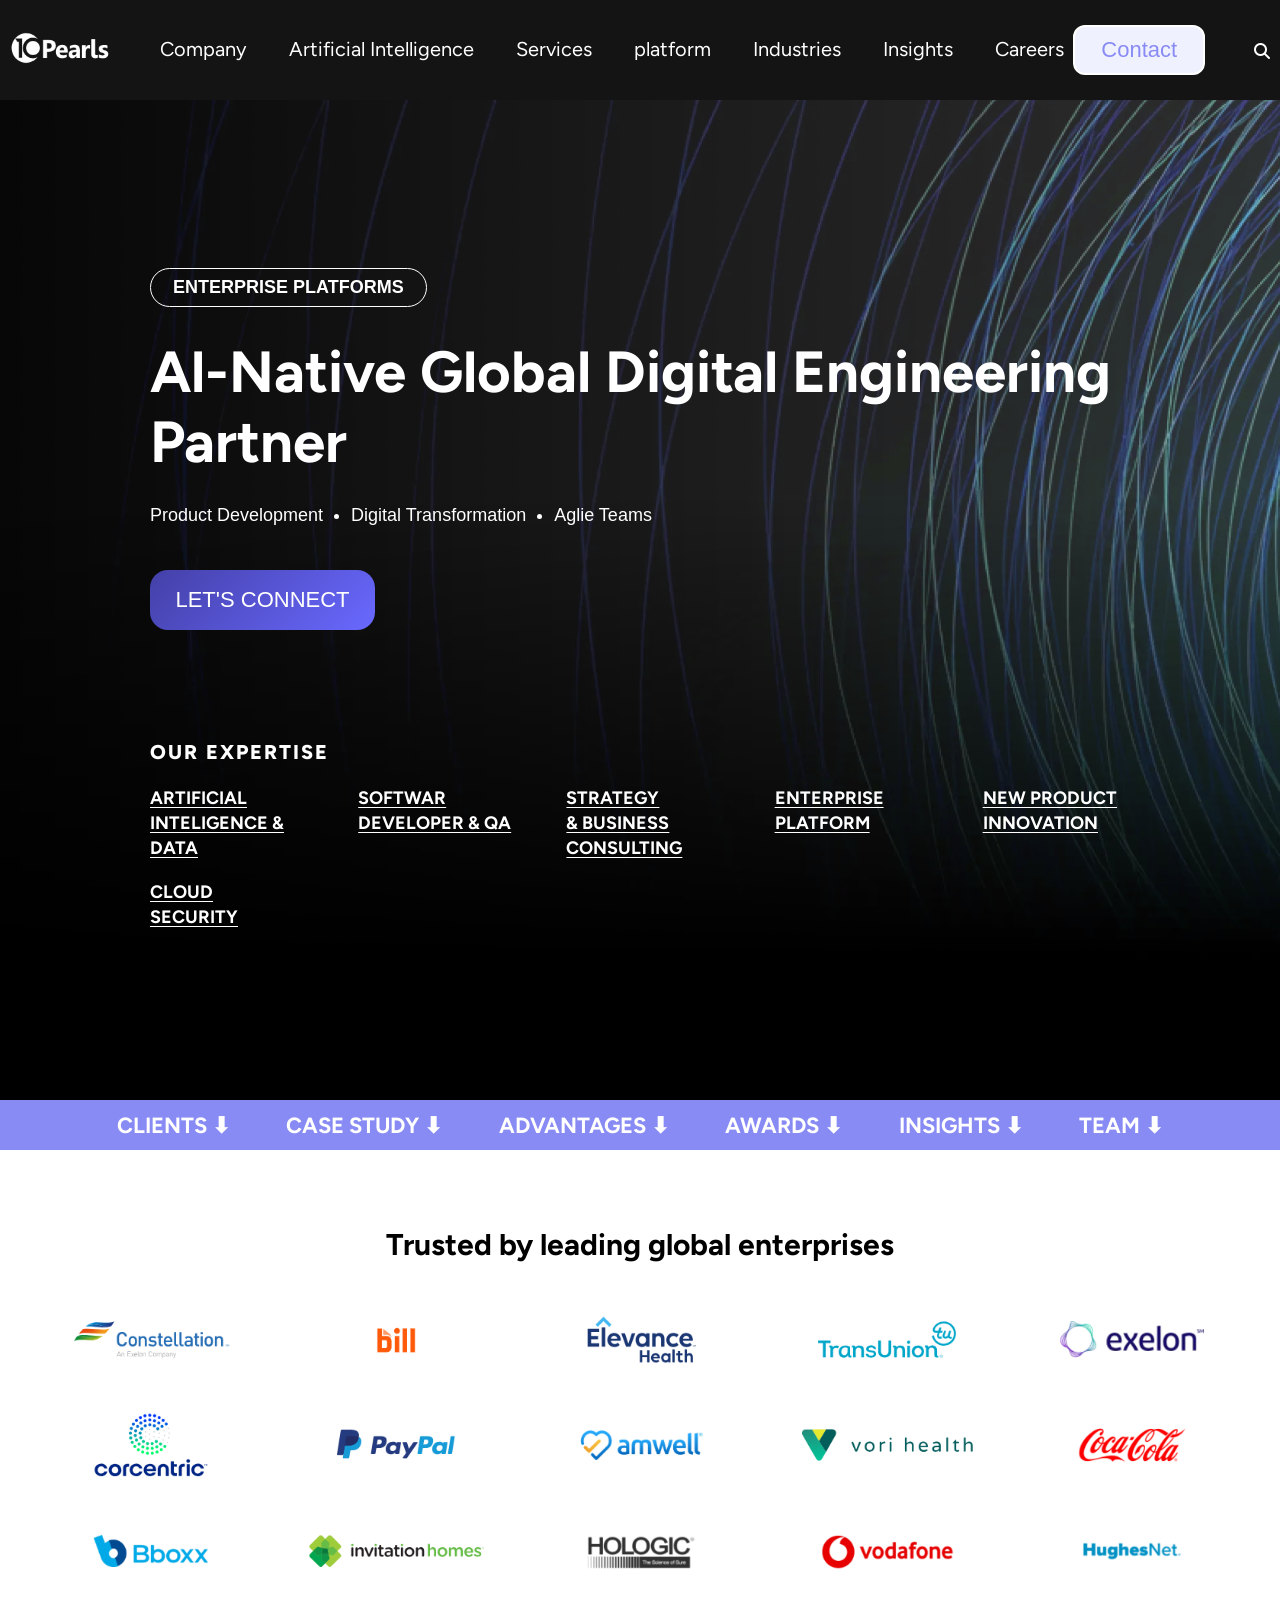
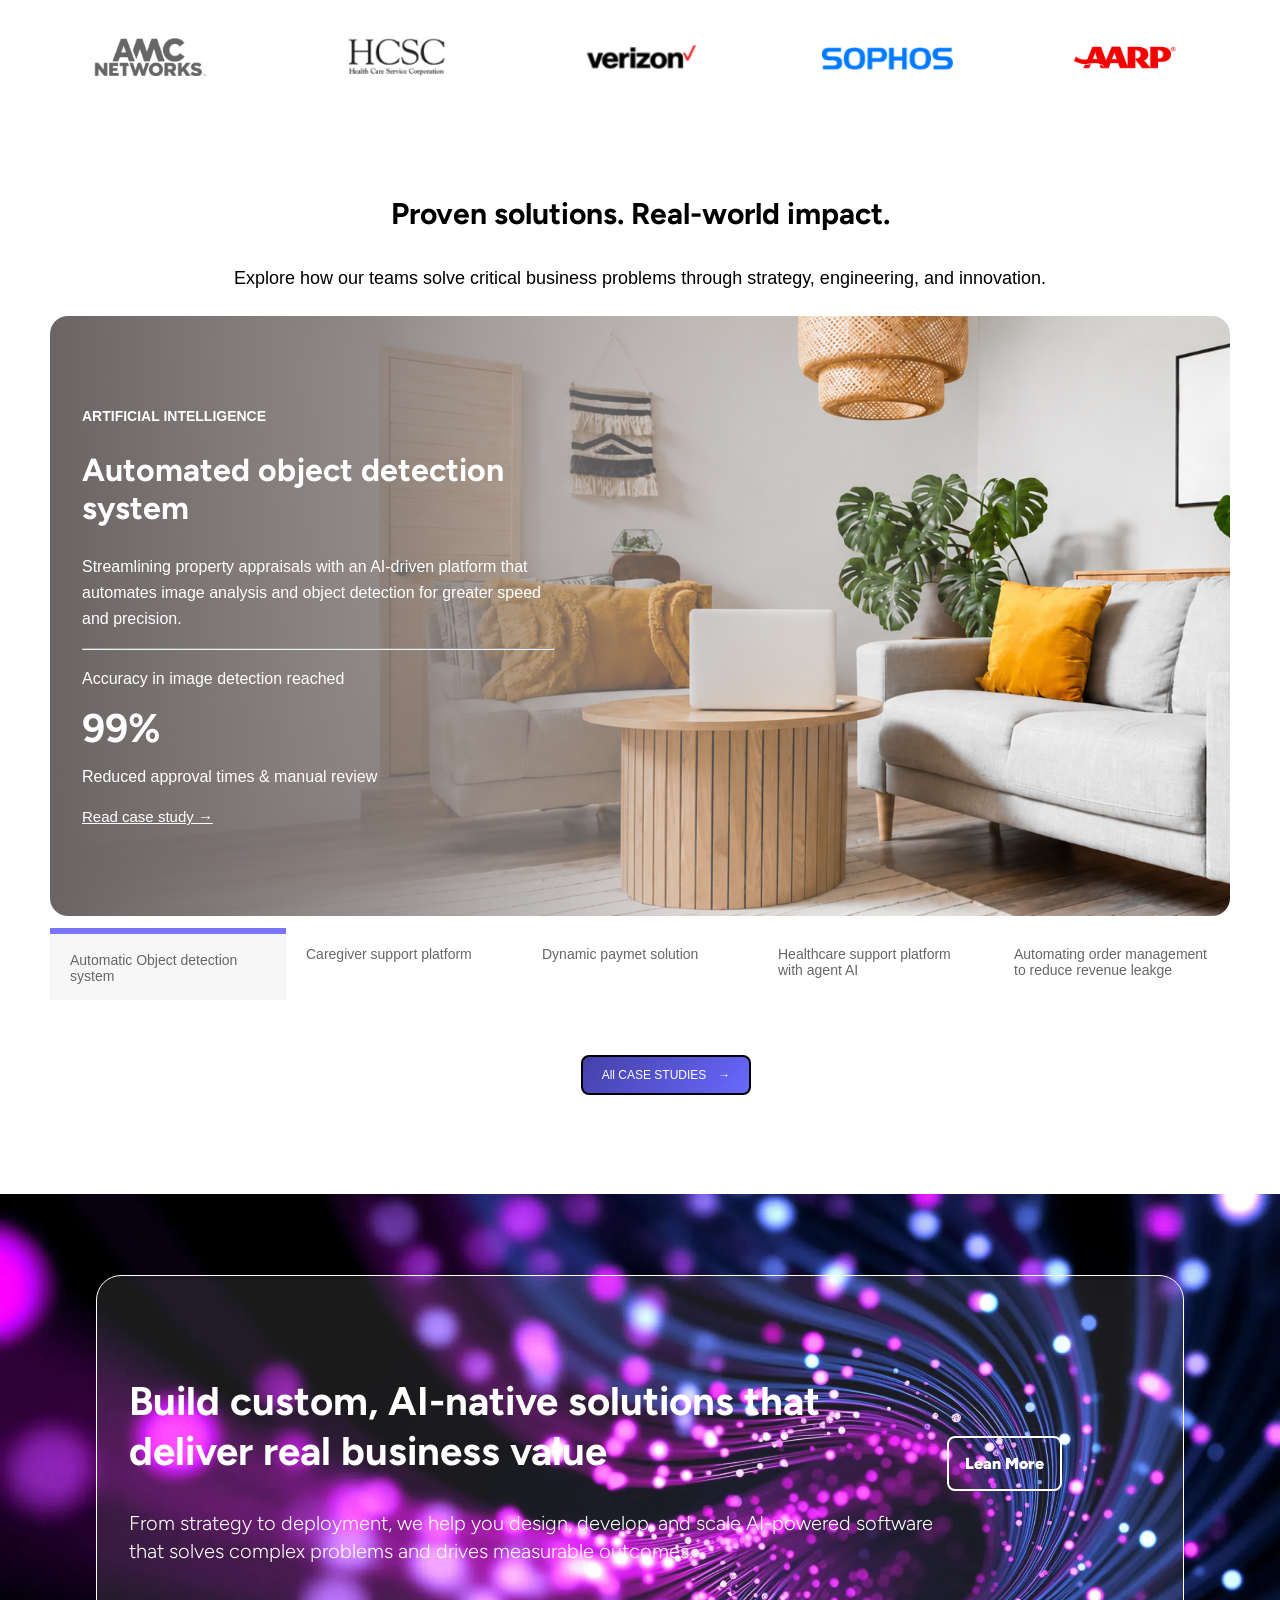
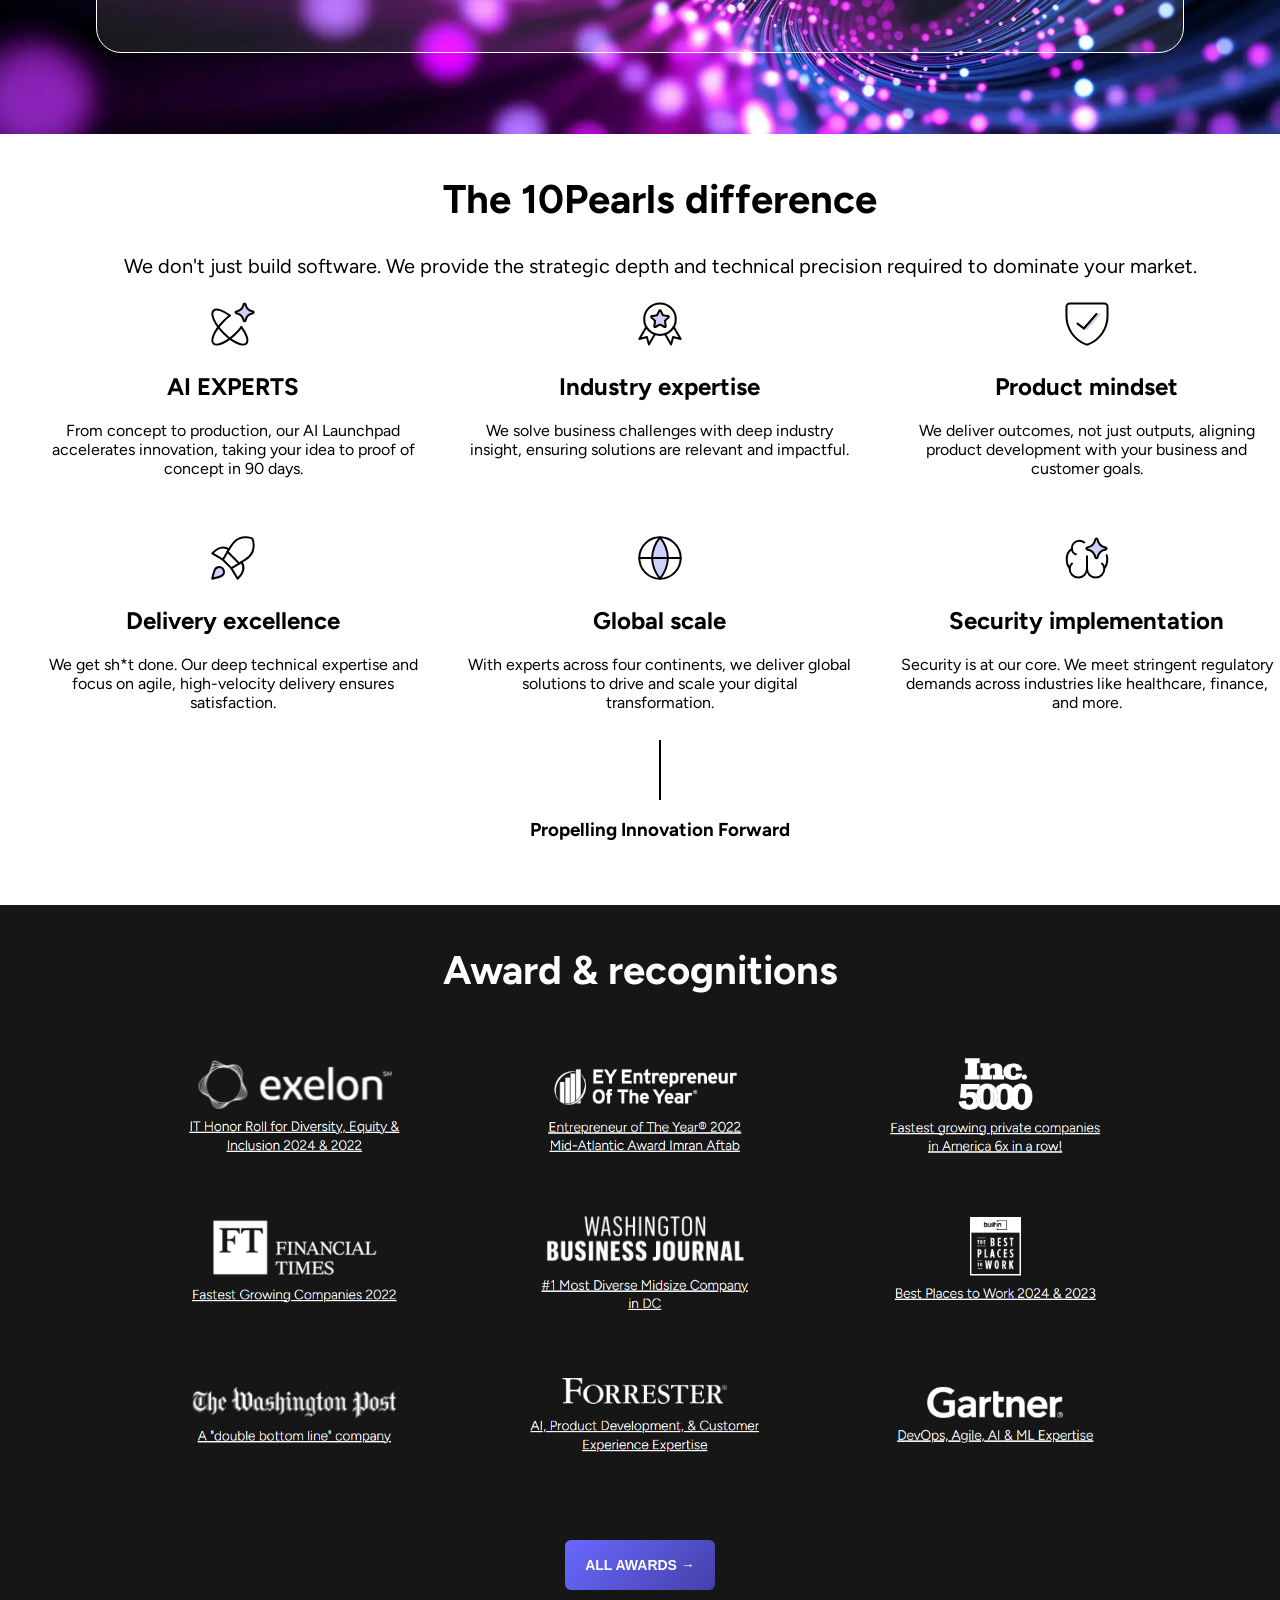
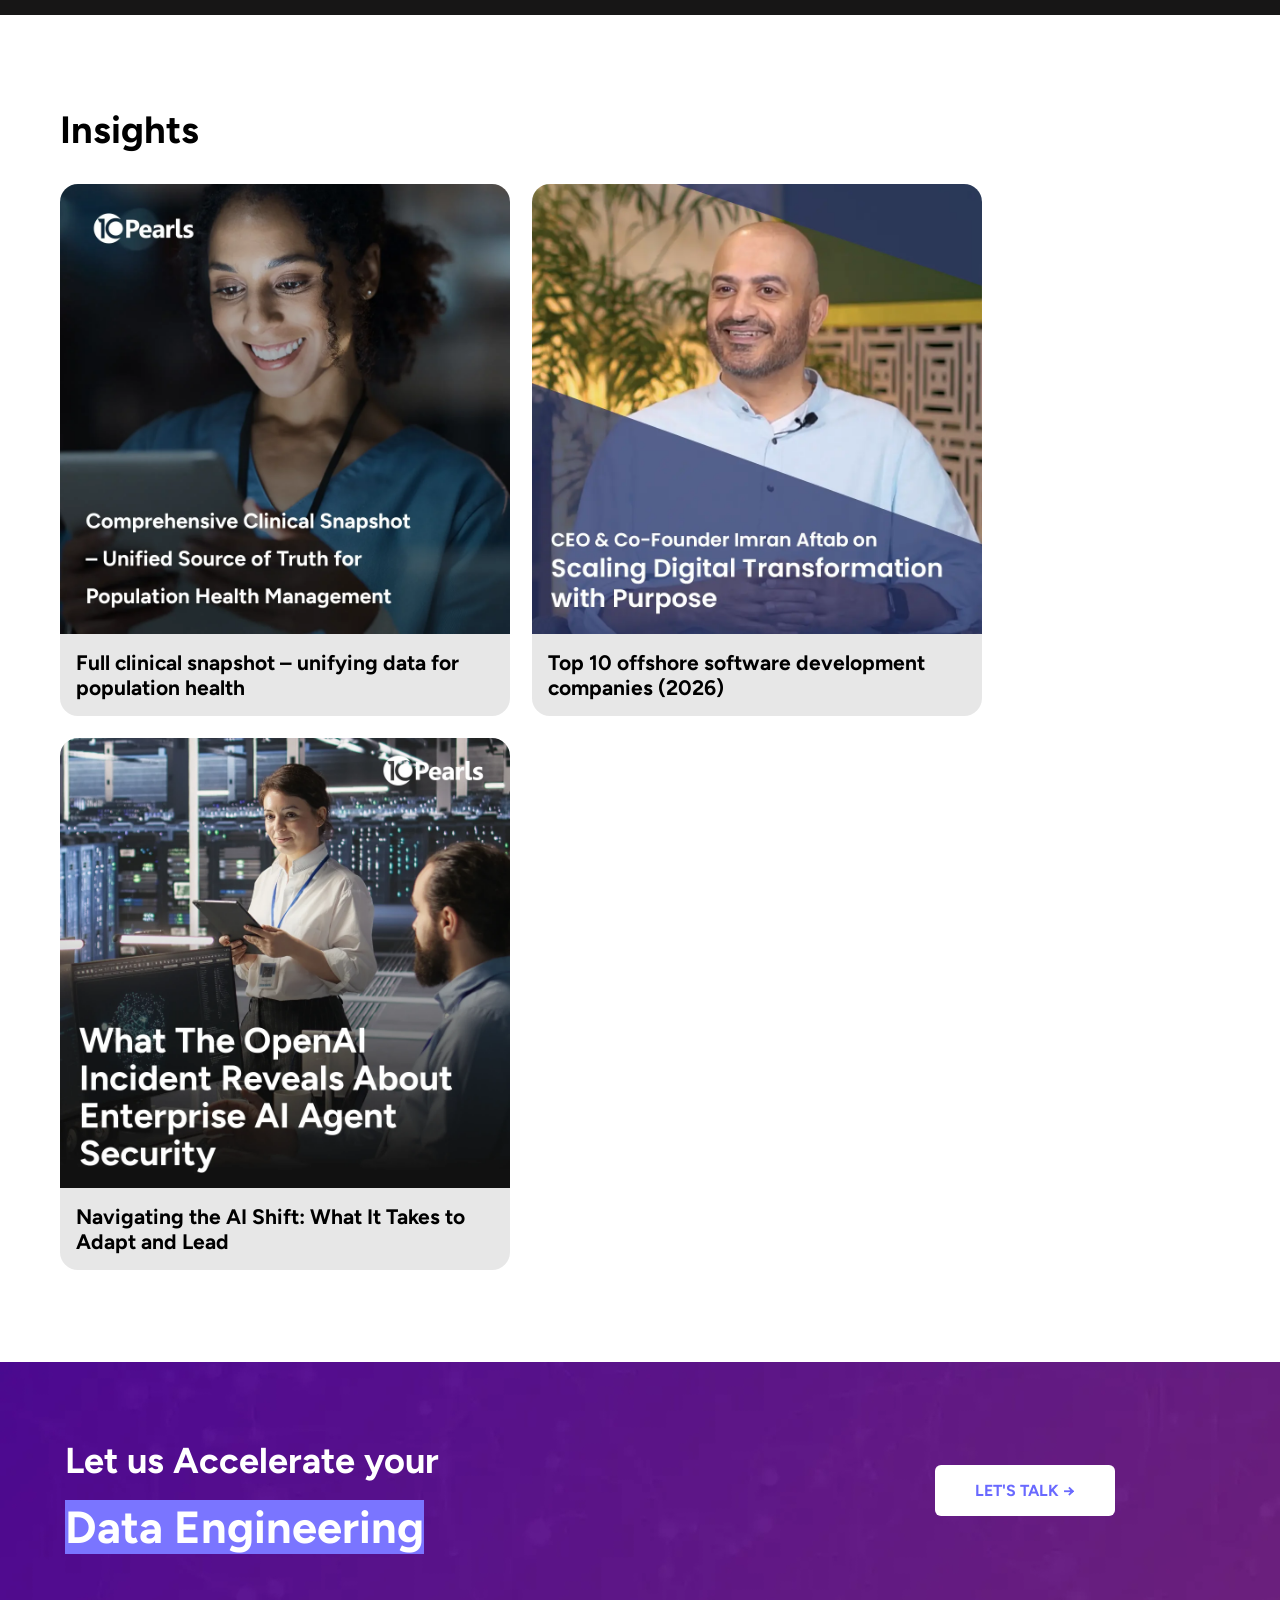
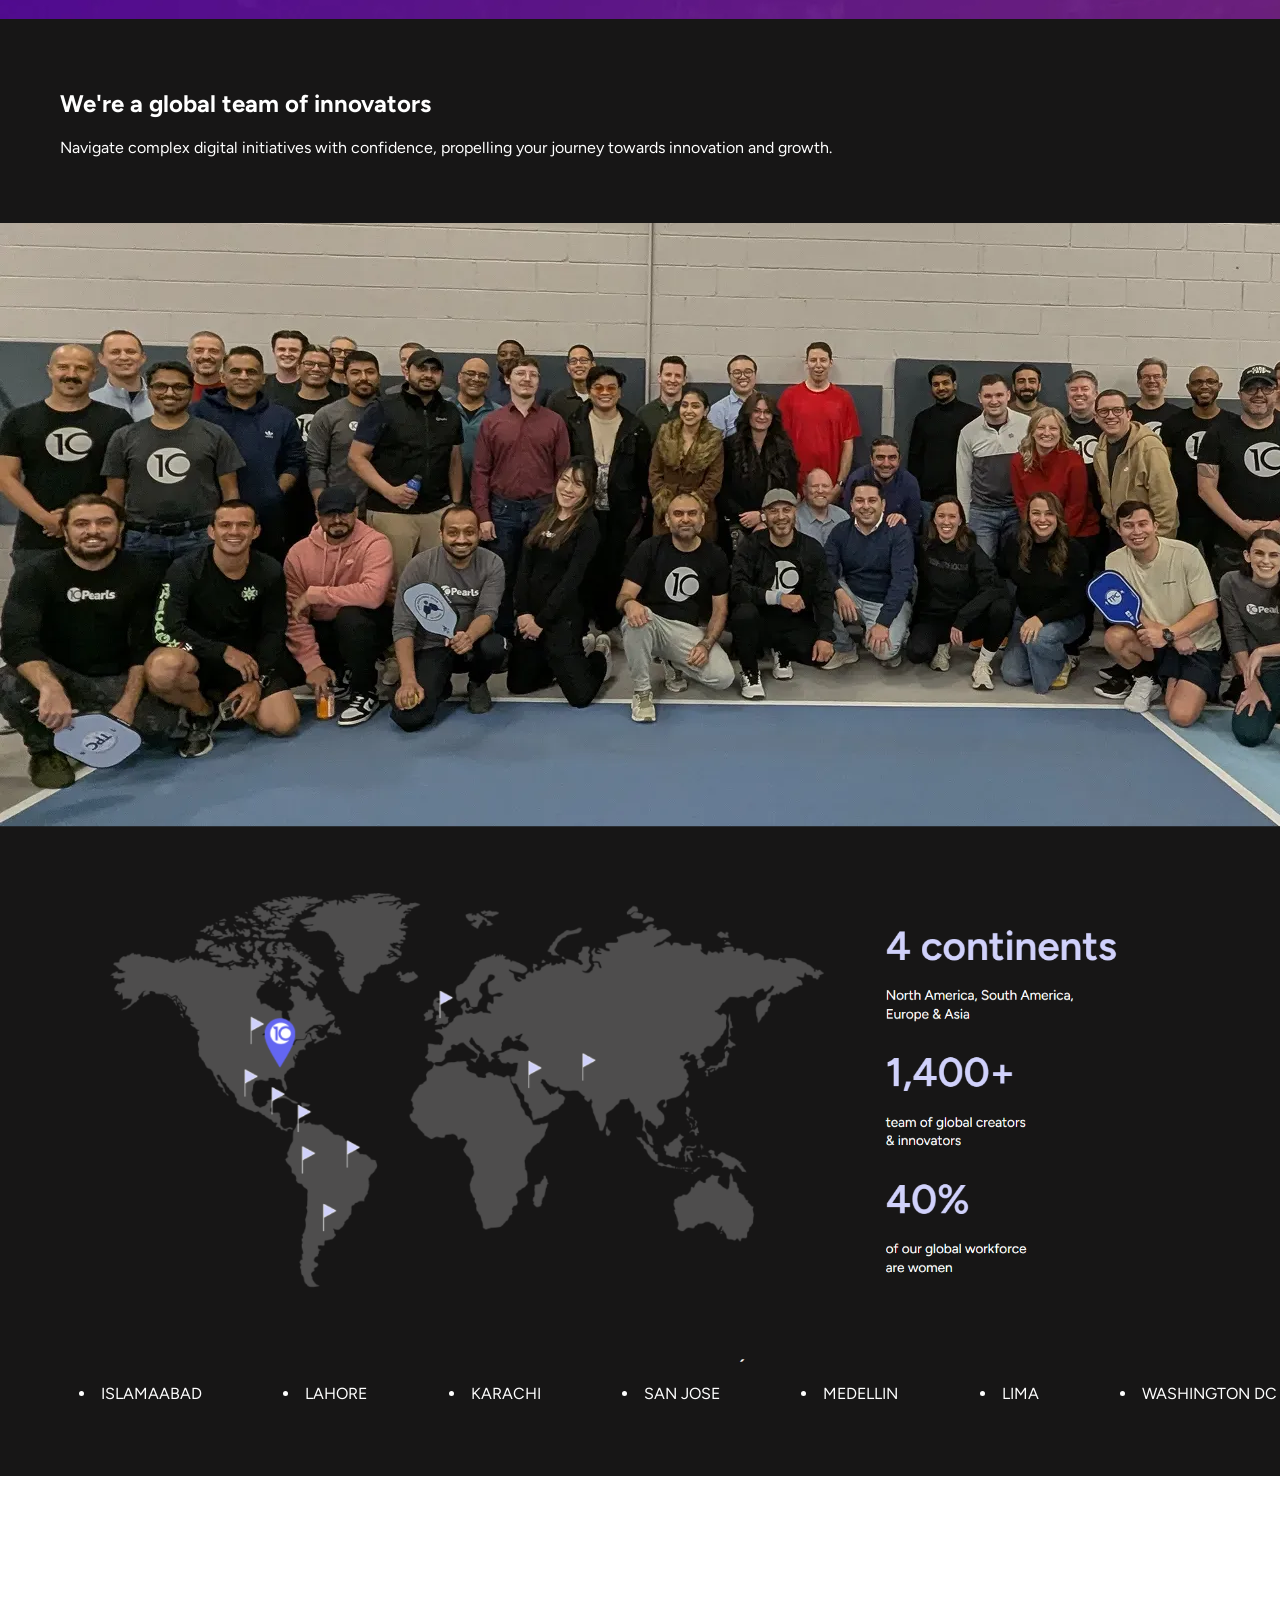
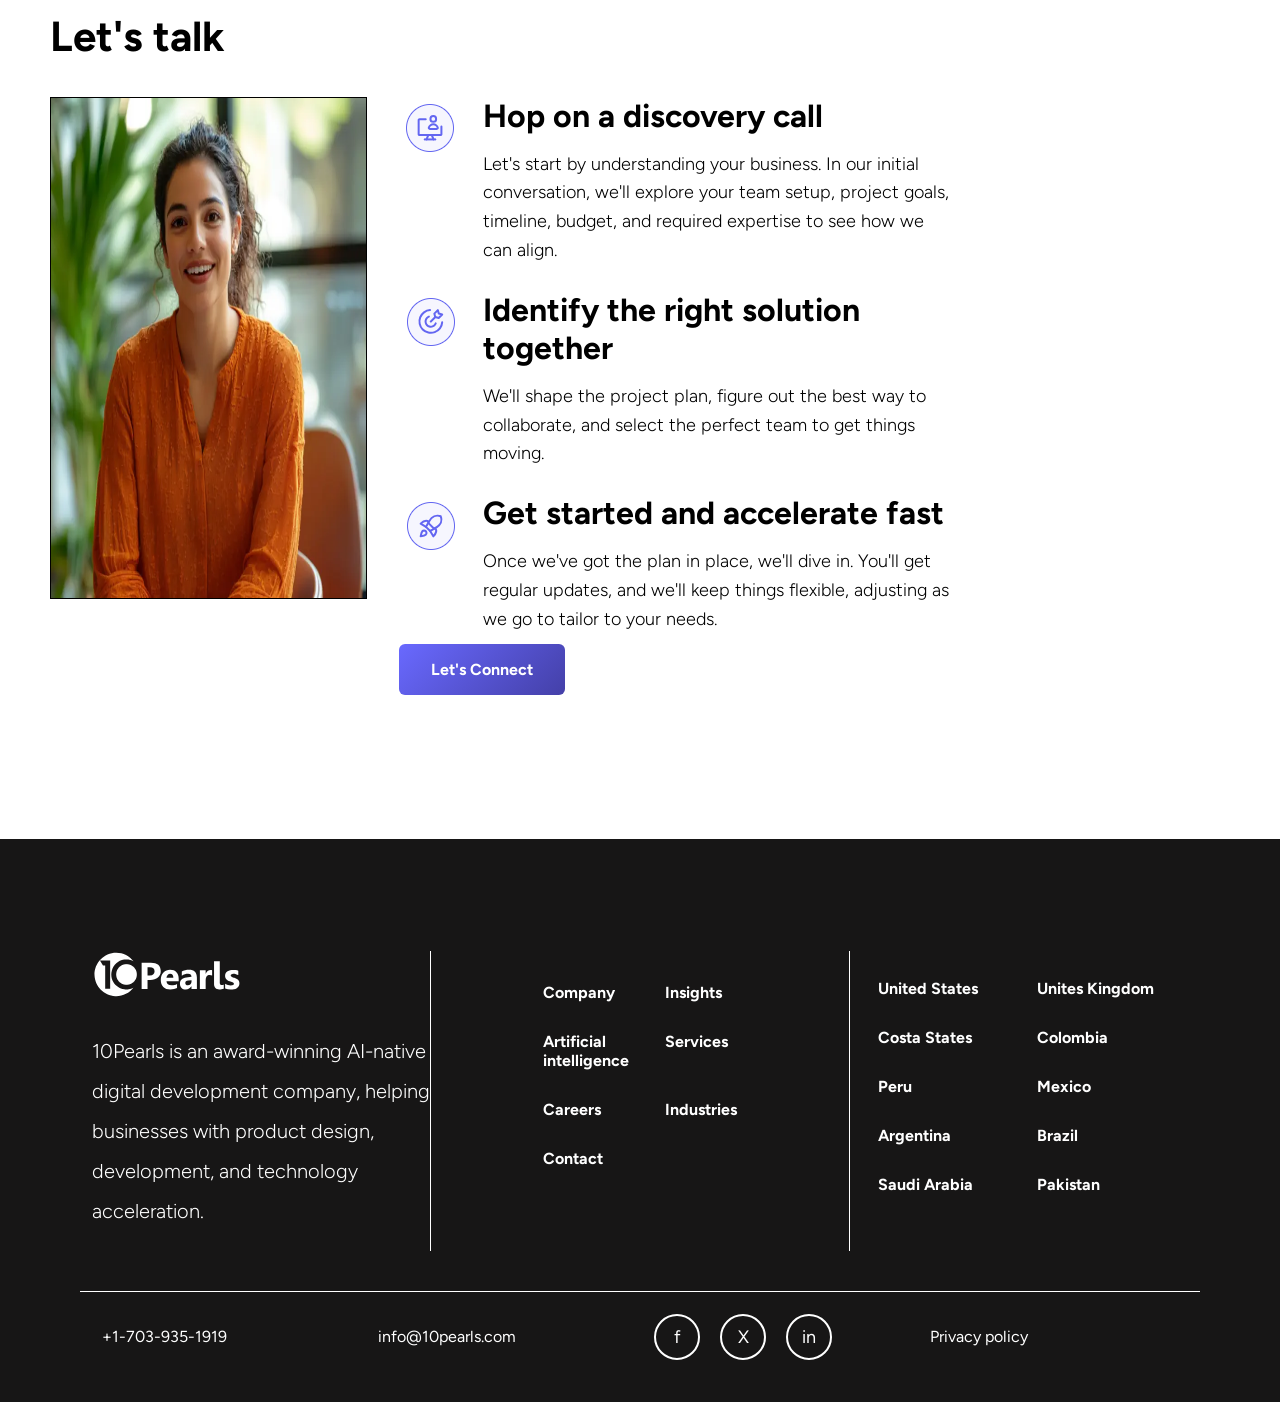
<file: index.html>
<!DOCTYPE html>
<html lang="en">

<head>
    <meta charset="UTF-8">
    <meta name="viewport" content="width=device-width, initial-scale=1.0">
    <link rel="preconnect" href="https://fonts.googleapis.com">
    <link rel="preconnect" href="https://fonts.gstatic.com" crossorigin>
    <link href="https://fonts.googleapis.com/css2?family=Figtree:wght@300;400;500;600;700;800;900&display=swap"
        rel="stylesheet">
    <link rel="stylesheet" href="https://cdnjs.cloudflare.com/ajax/libs/font-awesome/6.5.1/css/all.min.css">
    <link rel="stylesheet" href="style.css">
    <link rel="icon" type="image/png" href="Images/webpage-logo.png">
    <title>Al-Native Software Development Company | 10Pearls</title>
</head>

<body>
    <!-- Navbar -->
    <nav class="navbar">
        <a href="index.html" target="_self">
            <img src="home-Images/Logo.png" alt="Logo" width="100px" height="auto">
        </a>
        <ul>
            <li><a href="Company.html" target="_self">Company</a></li>
            <li><a href="artificial.html" target="_self">Artificial Intelligence</a></li>
            <li><a href="Service.html" target="_self">Services</a></li>
            <li><a href="platform.html" target="_self">platform</a></li>
            <li><a href="industries.html" target="_self">Industries</a></li>
            <li><a href="insights.html" target="_self">Insights</a></li>
            <li><a href="career.html" target="_self">Careers</a></li>
        </ul>
        <div class="nav-button">
            <a class="nav-btn" href="contact.html" target="_self">Contact</a>
            <i id="search" class="fa-solid fa-magnifying-glass"></i>
        </div>
    </nav>

    <!-- Hero Section -->
    <div id="hero-section">
        <div class="hero-content">
            <p class="hero-tag">ENTERPRISE PLATFORMS</p>
            <h1>Al-Native Global Digital Engineering Partner</h1>
            <ul>
                <li>Product Development</li>
                <li>Digital Transformation</li>
                <li>Aglie Teams</li>
            </ul>
            <a class="hero-btn" href="contact.html" target="_blank">LET'S CONNECT</a>
        </div>

        <!-- OUR EXPERTISE -->
        <section class="expertise-container">
            <div class="expertise">
                <div class="expertise-title">
                    <h1>Our Expertise</h1>
                </div>
                <div class="expertise-list">
                    <div class="expertise-item">
                        <p>Artificial<br /> Inteligence & Data</p>
                    </div>
                    <div class="expertise-item">
                        <p>Softwar <br /> Developer & QA </p>
                    </div>
                    <div class="expertise-item">
                        <p>Strategy <br /> & Business Consulting </p>
                    </div>
                    <div class="expertise-item">
                        <p>Enterprise <br /> Platform </p>
                    </div>
                    <div class="expertise-item">
                        <a href="innovation.html">
                            <p>New Product <br /> Innovation </p>
                        </a>
                    </div>
                    <div class="expertise-item">
                        <a href="It-security.html">
                            <p>Cloud <br /> Security </p>
                        </a>
                    </div>
                </div>
            </div>
        </section>
    </div>

    <!-- Anchor Bar -->
    <div class="home-anchor-bar" id="home-anchor-bar">
        <li><a data-target="#clients">Clients ⬇</a></li>
        <li><a data-target="#case-study">Case Study ⬇</a></li>
        <li><a data-target="#advantages">Advantages ⬇</a></li>
        <li><a data-target="#awards">Awards ⬇</a></li>
        <li><a data-target="#insights">Insights ⬇</a></li>
        <li><a data-target="#team">Team ⬇</a></li>
    </div>

    <!-- Trusted Companies -->
    <section class="trusted-companies" id="trusted-companies">
        <div class="trusted-heading">
            <h1>Trusted by leading global enterprises</h1>
        </div>
        <div class="trusted-logo">
            <img src="Images/Logos.png" alt="Trusted Companies" width="90%" height="auto">
        </div>
    </section>

    <!-- Proven Solution -->
    <section class="proven-container">
        <div class="proven-heading">
            <h1>Proven solutions. Real-world impact.</h1>
        </div>
        <div class="proven-description">
            <p>Explore how our teams solve critical business problems through strategy, engineering, and innovation.</p>
        </div>
        <div class="proven-content">
            <div class="proven-text">
                <span class="proven-catogary">
                    ARTIFICIAL INTELLIGENCE
                </span>
                <h2>
                    Automated object detection system
                </h2>
                <p>
                    Streamlining property appraisals with an AI-driven platform
                    that automates image analysis and object detection for greater
                    speed and precision.
                </p>

                <hr>

                <div class="proven-stats">
                    <div class="proven-stat">
                        <p>Accuracy in image detection reached</p>
                        <strong>99%</strong>
                    </div>
                    <div class="proven-stat">
                        <p>Reduced approval times &amp; manual review</p>
                    </div>
                </div>
                <a href="proven.html" class="proven-link">
                    Read case study <span>→</span>
                </a>
            </div>
        </div>
        <div class="proven-stat-names">
            <div class="stat-div" id="stat-active">
                Automatic Object detection system
            </div>
            <div class="stat-div">
                Caregiver support platform
            </div>
            <div class="stat-div">
                Dynamic paymet solution
            </div>
            <div class="stat-div">
                Healthcare support platform with agent AI
            </div>
            <div class="stat-div">
                Automating order management to reduce revenue leakge
            </div>
        </div>

        <a class="proven-btn" target="_self">All CASE STUDIES<span> → </span></a>
        </div>
    </section>

    <!-- Artificial Inteligence -->
    <section class="artificial-int" id="artificial inteligence">
        <div class="art-content">
            <div class="art-text">
                <h1>Build custom, AI-native solutions that deliver real business value</h1>
                <p>From strategy to deployment, we help you design, develop, and scale AI-powered software that solves complex problems and drives measurable outcomes.</p>
            </div>
            <div class="art-btn">
                <a href="artificial-intelligence.html" target="_self">Lean More</a>
            </div>
        </div>
    </section>

    <!-- 10 Pearls Disfference -->
    <section class="difference">
        <div class="diff-text">
            <h1 class="diff-heading">The 10Pearls difference</h1>
            <p class="diff-par">We don't just build software. We provide the strategic depth and technical precision required to dominate your market.</p>
        </div>
        <div class="diff-content">
            <div class="ai-experts" id="diff-box">
                <img src="Images/AI.png" alt="Artificial Inteligence">
                <h2>AI EXPERTS</h2>
                <p>From concept to production, our AI Launchpad accelerates innovation, taking your idea to proof of concept in 90 days.</p>
            </div>
            <div class="industry-experts" id="diff-box">
                <img src="Images/Ind.png" alt="Industry expertise">
                <h2>Industry expertise</h2>
                <p>We solve business challenges with deep industry insight, ensuring solutions are relevant and impactful.</p>
            </div>
            <div class="product-mind" id="diff-box">
                <img src="Images/Pro.png" alt="Product mindset">
                <h2>Product mindset</h2>
                <p>We deliver outcomes, not just outputs, aligning product development with your business and customer goals.</p>
            </div>
            <div class="delivery-excellence" id="diff-box">
                <img src="Images/Delivery.png" alt="Delivery excellence">
                <h2>Delivery excellence</h2>
                <p>We get sh*t done. Our deep technical expertise and focus on agile, high-velocity delivery ensures satisfaction.</p> 
            </div>
            <div class="global-scale" id="diff-box">
                <img src="Images/Global.png" alt="Global scale">
                <h2>Global scale</h2>
                <p>With experts across four continents, we deliver global solutions to drive and scale your digital transformation.</p>
            </div>
            <div class="security" id="diff-box">
                <img src="Images/Security.png" alt="Security implementation">
                <h2>Security implementation</h2>
                <p>Security is at our core. We meet stringent regulatory demands across industries like healthcare, finance, and more.</p>
            </div>
        </div>
        <div class="diff-last">
            <div class="diff-divider"></div>
            <h3>Propelling Innovation Forward</h3>
        </div>
    </section>

    <!-- Awards Section -->
    <section class="award-section">
        <div class="award-content">
            <h1>Award & recognitions</h1>
        </div>
        <div class="award-companies">
            <img src="Images/Awards.png" alt="Companies Logo">
        </div>
        <div class="award-btn-container">
            <a class="award-btn" href="award.html" target="_self">ALL AWARDS  →</a>
        </div>
    </section>

    <!-- Insights -->
    <section class="insight-container">
        <div class="insight-text">
            <h1 class="insight-heading">Insights</h1>
            <div class="insight-cards">
                <div class="ins-card" id="ins-card1">
                    <img src="Images/healthtech.png" alt="Health Tech">
                    <div class="ins-card-text">
                        <h2>Full clinical snapshot – unifying data for population health</h2>
                        <p>
                            In today's dynamic healthcare landscape, seamless access to comprehensive patient data stands as a cornerstone for informed decision-making and optimal...
                        </p>
                    </div>      
                </div>
                <div class="ins-card" id="ins-card2">
                    <img src="Images/product-inovator.png" alt="Health Tech">
                    <div class="ins-card-text">
                        <h2>Top 10 offshore software development companies (2026)</h2>
                        <p>
                            In today's dynamic healthcare landscape, seamless access to comprehensive patient data stands as a cornerstone for informed decision-making and optimal...
                        </p>
                    </div>      
                </div>
                <div class="ins-card" id="ins-card3">
                    <img src="Images/AI-ML.png" alt="Health Tech">
                    <div class="ins-card-text">
                        <h2>Navigating the AI Shift: What It Takes to Adapt and Lead</h2>
                        <p>
                            In today's dynamic healthcare landscape, seamless access to comprehensive patient data stands as a cornerstone for informed decision-making and optimal...
                        </p>
                    </div>      
                </div>
            </div>
        </div>
    </section>

    <!-- Contact-section -->
    <section class="contact-section">
        <div class="contact-text">
            <h1>Let us Accelerate your</h1>
            <h2 class="acc-option">Data Engineering</h2>
        </div>
        <div class="contact-btn-container">
            <a class="contact-button" href="contact.html">LET'S TALK →</a>
        </div>
    </section>

    <!-- Global Teams -->
    <section class="global-section">
        <div class="global-text">
            <h1>We're a global team of innovators​</h1>
            <p>Navigate complex digital initiatives with confidence, propelling your journey towards innovation and growth.</p>
        </div>
        <div class="global-images">
            <img src="Images/Global-img.webp" alt="Team Image">
        </div>
        <div class="global-map-container">
            <div  class="map-img">
                <img src="Images/map.png" alt="Map" width="100%">
            </div>
            <div class="location">
                <li>ISLAMAABAD</li>
                <li>LAHORE</li>
                <li>KARACHI</li>
                <li>SAN JOSE</li>
                <li>MEDELLIN</li>
                <li>LIMA</li>
                <li>WASHINGTON DC</li>
            </div>
        </div>
    </section>

    <section class="talk-container">
        <h1>Let's talk</h1>
        <div class="talk-main">
            <div class="talk-img">
                <img src="Images/talk-image.png" alt="Women-pic" width="100%" height="100%">
            </div>
            <div class="talk-content">
                <div class="content-boxes">
                    <div class="icon">
                        <img src="Images/hope-icon.png">
                    </div>
                    <div class="text">
                        <h1>Hop on a discovery call</h1>
                        <p>Let's start by understanding your business. In our initial conversation, we'll explore your team setup, project goals, timeline, budget, and required expertise to see how we can align.</p>
                    </div>
                </div>
                <div class="content-boxes">
                    <div class="icon">
                        <img src="Images/Identify.icon.png">
                    </div>
                    <div class="text">
                        <h1>Identify the right solution together</h1>
                        <p>We'll shape the project plan, figure out the best way to collaborate, and select the perfect team to get things moving.</p>
                    </div>
                </div>
                <div class="content-boxes">
                    <div class="icon">
                        <img src="Images/accelerate-icon.png">
                    </div>
                    <div class="text">
                        <h1>Get started and accelerate fast</h1>
                        <p>Once we've got the plan in place, we'll dive in. You'll get regular updates, and we'll keep things flexible, adjusting as we go to tailor to your needs.</p>
                    </div>
                </div>
                <a href="contact.html" class="talk-btn">Let's Connect</a>
            </div>
            
        </div>
    </section>

    <!-- Footer -->
    <footer class="footer">
        <div class="footer-container">
            <div class="footer-content">
                <div class="footer-10pearl" id="footer-box1">
                    <img src="home-Images/Logo.png" alt="10 Pearl Logo">
                    <p>10Pearls is an award-winning AI-native digital development company, helping businesses with product design, development, and technology acceleration.</p>
                </div>
                <div class="footer-links" id="footer-box2">
                    <ul>
                        <li>Company</li>
                        <li>Insights</li>
                        <li>Artificial intelligence</li>
                        <li>Services</li>
                        <li>Careers</li>
                        <li>Industries</li>
                        <li>Contact</li>
                    </ul>
                </div>
                <div class="footer-locations" id="footer-box3">
                    <ul>
                        <li>United States</li>
                        <li>Unites Kingdom</li>
                        <li>Costa States</li>
                        <li>Colombia</li>
                        <li>Peru</li>
                        <li>Mexico</li>
                        <li>Argentina</li>
                        <li>Brazil</li>
                        <li>Saudi Arabia</li>
                        <li>Pakistan</li>
                    </ul>
                </div>
            </div>
            <div class="footer-last">
                <div class="footer-num">+1-703-935-1919</div>
                <div class="footer-email"> info@10pearls.com</div>
                <div class="footer-social">
                    <ul>
                        <li><a href="https://facebook.com/" target="_blank">f</a></li>
                        <li><a href="https://x.com/" target="_blank">X</a></li>
                        <li><a href="https://www.linkedin.com/" target="_blank">in</a></li>
                    </ul>
                </div>
                <div class="social-last">Privacy policy</div>
            </div>
        </div>
    </footer>
</body>

</html>
</file>
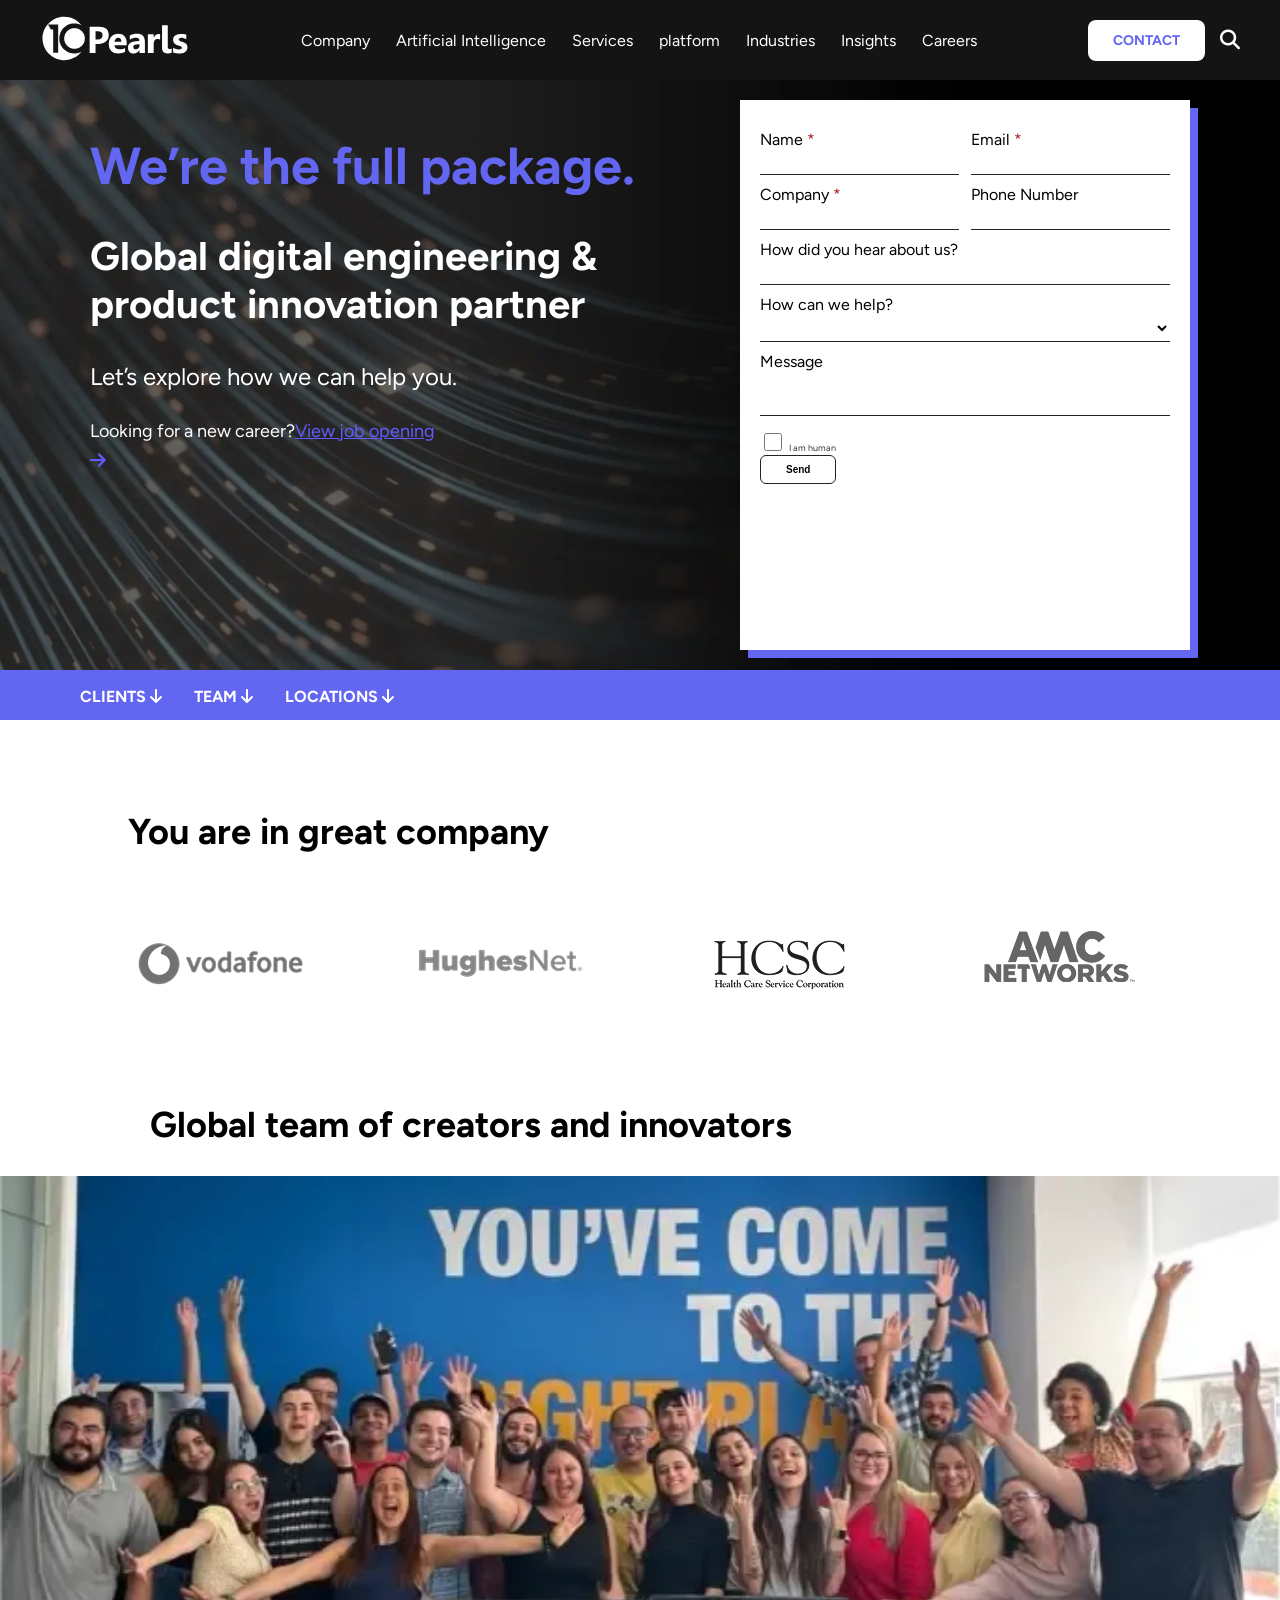
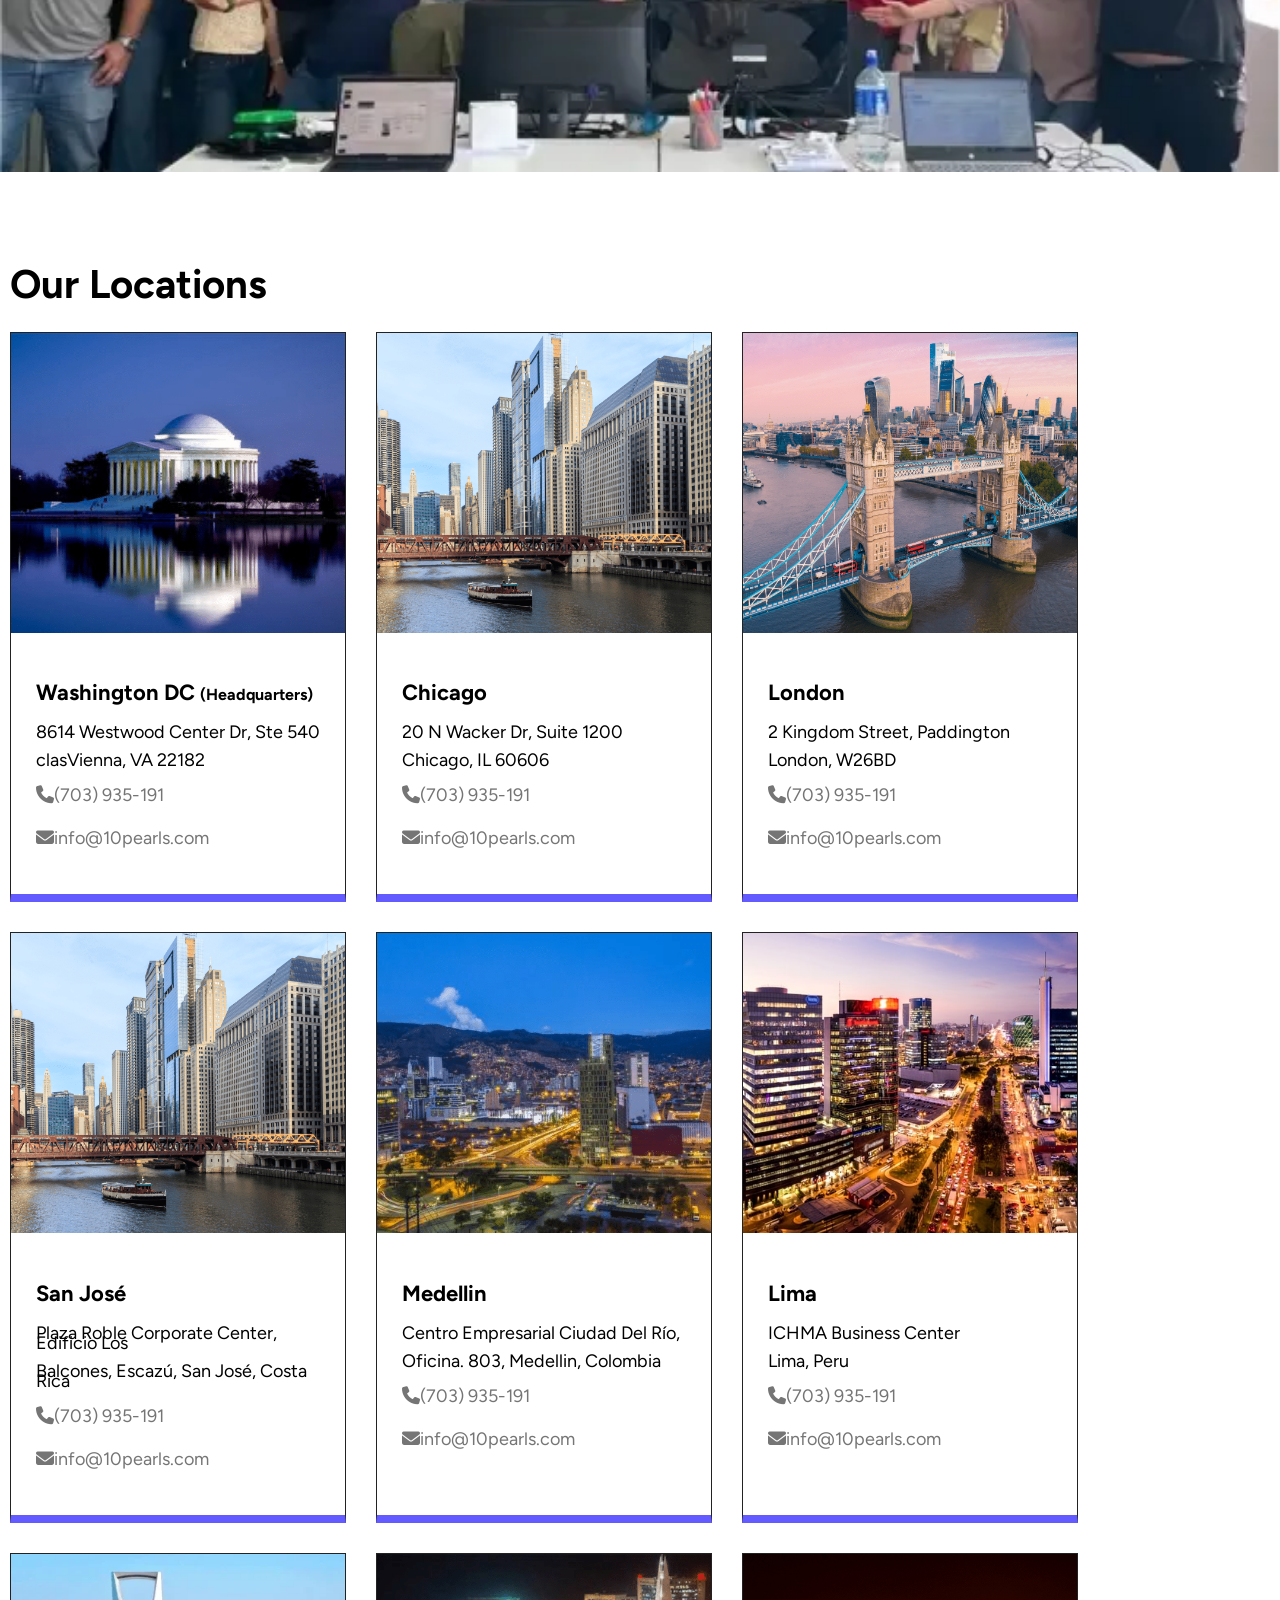
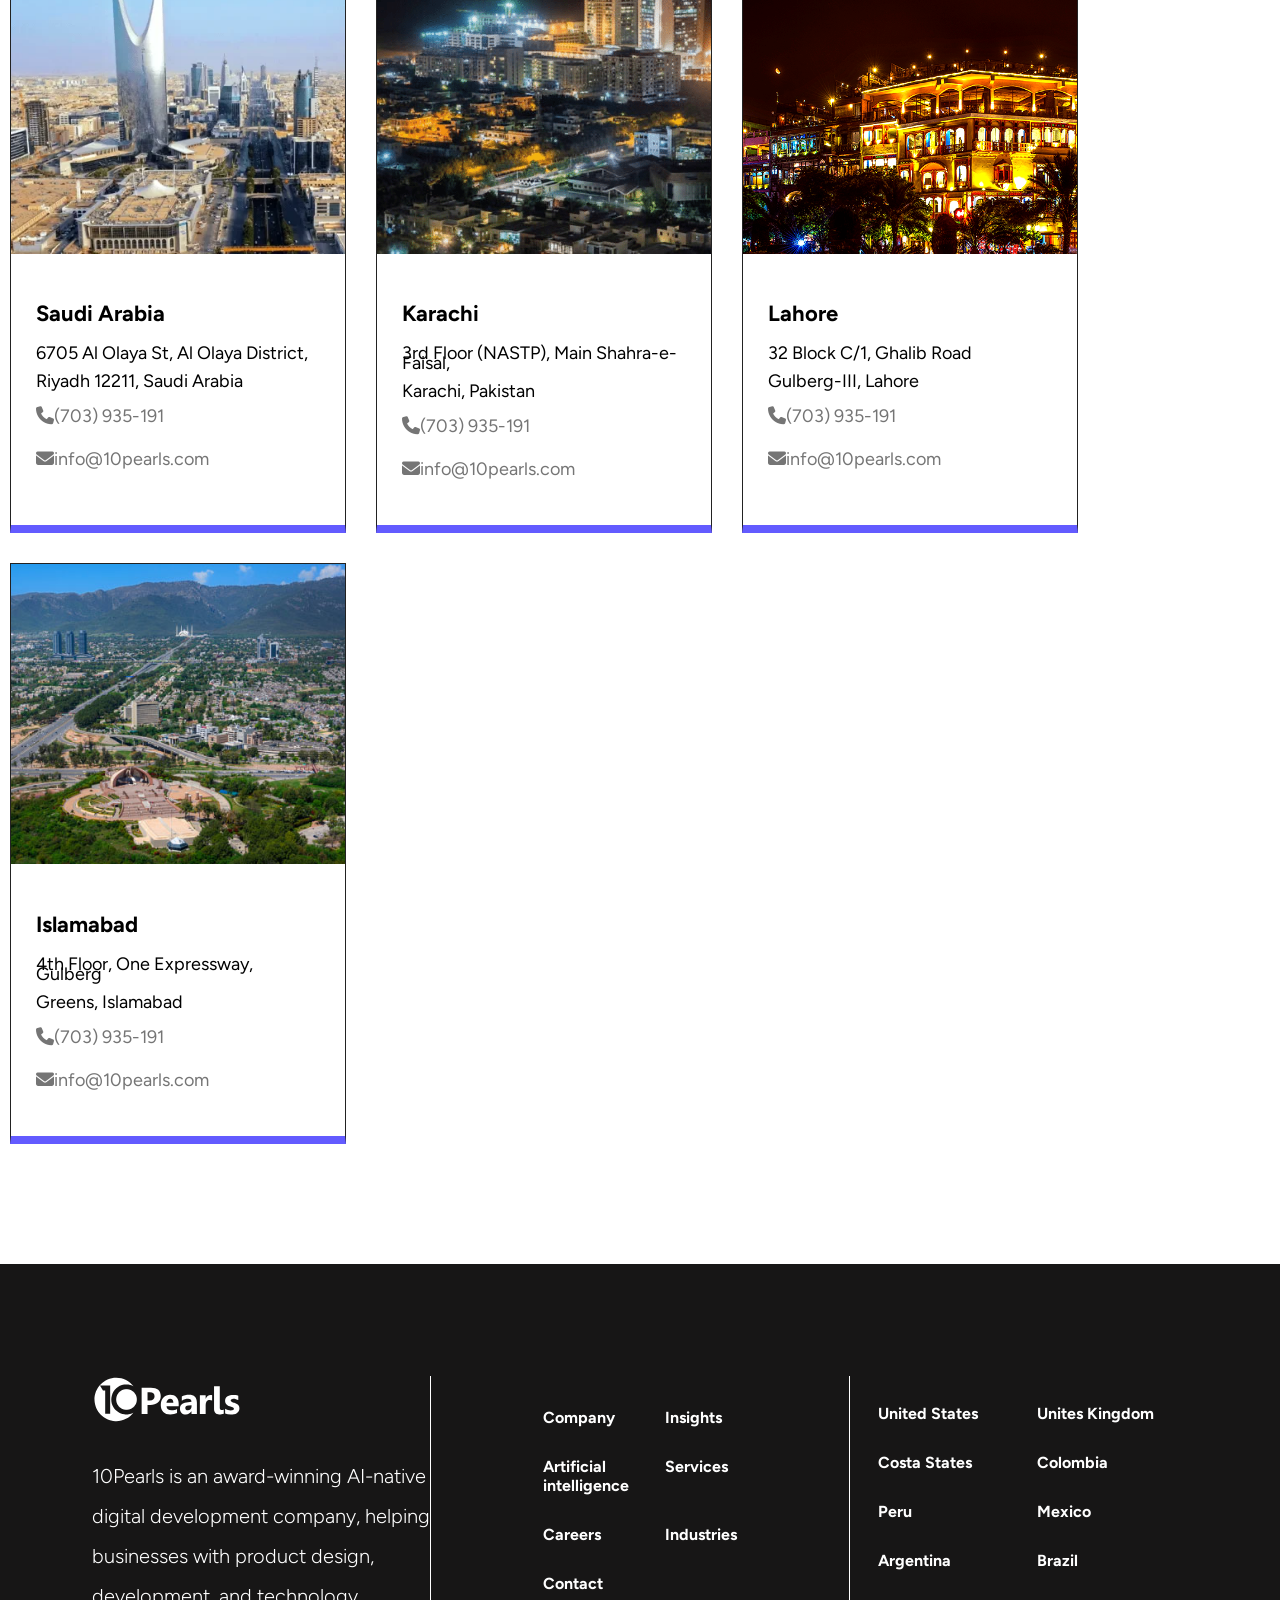
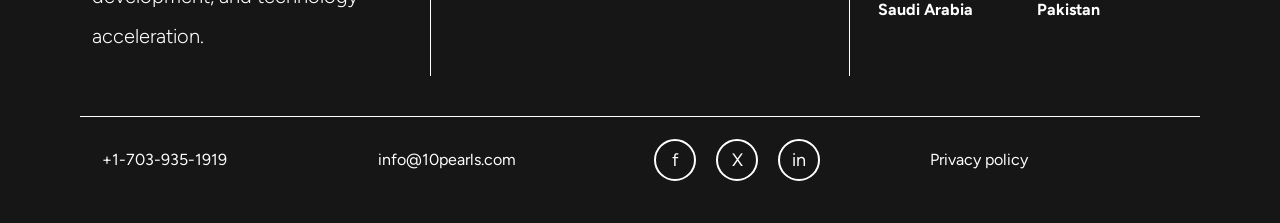
<file: contact.html>
<!DOCTYPE html>
<html lang="en">
<head>
    <meta charset="UTF-8">
    <meta name="viewport" content="width=device-width, initial-scale=1.0">
    <link rel="stylesheet" href="https://cdnjs.cloudflare.com/ajax/libs/font-awesome/6.5.1/css/all.min.css">
    <link href="https://fontawesome.com/" rel="stylesheet">
    <link href="https://fonts.googleapis.com/css2?family=Figtree:wght@300;400;500;600;700;800;900&display=swap"
    rel="stylesheet">
    <link rel="stylesheet" href="contact.css">
    <link rel="icon" type="image/png" href="Images/webpage-logo.png">
    <title>Get in Touch with 10Pearls</title>
</head>
<body>
    <div id="page" class="site">
        <!-- Navbar -->
        <nav class="navbar">
            <a href="index.html" target="_self">
                <img src="home-Images/Logo.png" alt="Logo" width="150px" height="auto">
            </a>
            <ul class="nav-links">
                <li><a href="company.html" target="_self">Company</a></li>
                <li><a href="artificial.html" target="_self">Artificial Intelligence</a></li>
                <li><a href="Service.html" target="_self">Services</a></li>
                <li><a href="platform.html" target="_self">platform</a></li>
                <li><a href="industries.html" target="_self">Industries</a></li>
                <li><a href="insights.html" target="_self">Insights</a></li>
                <li><a href="career.html" target="_self">Careers</a></li>
            </ul>
            <div class="nav-btn-container">
                <a class="nav-btn" href="contact.html">Contact</a>
                <i class="fas fa-magnifying-glass search-icon"></i>
            </div>
            <i id="bar-icon" class="fa-solid fa-bars"></i>
        </nav>
        <main>

        <!-- Hero Section -->
        <section class="hero-container">
            <div class="hero-content">
                <div class="hero-text">
                    <h1>We’re the full package.</h1>
                    <h2>Global digital engineering & product innovation partner</h2>
                    <p class="f-disc">Let’s explore how we can help you.</p>
                    <p class="s-disc" >Looking for a new career?<a href="our-team.html" target="_blank">View job opening <br> <i class="fa-solid fa-arrow-right"></i></a></p>
                </div>
                
                <div class="form-box">
                    <form>
                
                        <div class="form-row">
                            <div class="form-group">
                                <label for="name">Name <span>*</span></label>
                                <input type="text" id="name">
                            </div>
                
                            <div class="form-group">
                                <label for="email">Email <span>*</span></label>
                                <input type="email" id="email">
                            </div>
                        </div>
                
                        <div class="form-row">
                            <div class="form-group">
                                <label for="company">Company <span>*</span></label>
                                <input type="text" id="company">
                            </div>
                
                            <div class="form-group">
                                <label for="phone">Phone Number</label>
                                <input type="tel" id="phone">
                            </div>
                        </div>
                
                        <div class="form-group full">
                            <label for="hear">How did you hear about us?</label>
                            <input type="text" id="hear">
                        </div>
                
                        <div class="form-group full">
                            <label for="help">How can we help?</label>
                
                            <select id="help">
                                <option value="" selected disabled></option>
                                <option>Web Development</option>
                                <option>UI/UX Design</option>
                                <option>Mobile App Development</option>
                                <option>Other</option>
                            </select>
                        </div>
                
                        <div class="form-group full">
                            <label for="message">Message</label>
                            <textarea id="message"></textarea>
                        </div>
                
                        <div class="form-bottom">
                            <div class="captcha">
                                <input type="checkbox" id="human">
                                <label for="human">I am human</label>
                            </div>
                
                            <button type="submit">Send</button>
                        </div>
                
                    </form>
                </div>
            </div>
        </section>

        <section class="contact-link-container">
            <div class="link-content">
                <ul>
                    <li>CLIENTS <i class="fa-solid fa-arrow-down"></i></li>
                    <li>TEAM <i class="fa-solid fa-arrow-down"></i></li>
                    <li>LOCATIONS <i class="fa-solid fa-arrow-down"></i></li>
                </ul>
            </div>
        </section>

        <!-- Companies Section -->
        <section class="companies-section">
            <div class="companies-content">
                <h1>You are in great company</h1>
                <div class="companies-logo">
                    <img src="contact-Images/logo1 (1).png">
                    <img src="contact-Images/logo2.png">
                    <img src="contact-Images/logo3.png">
                    <img src="contact-Images/logo4.png">
                </div>
            </div>
        </section>

        <!-- Team image section -->
        <section class="team-img-container">
            <div  class="team-content">
                <h1>Global team of creators and innovators</h1>
                <div class="team-images">
                    <img src="contact-Images/gallery-img.webp">
                </div>
            </div>
        </section>

        <!-- Location  Section -->
        <section class="location-container">
            <div class="location-div">
                <h1>Our Locations</h1>

                <div class="locations-contect">
                    <div class="location-box">
                        <img src="contact-Images/Washington DC.png" alt="Washington img">
                        <div class="box-text">
                            <h1>Washington DC <span>(Headquarters)</span></h1>
                            <p class="discf">8614 Westwood Center Dr, Ste 540</p>
                            <p class="discs">clasVienna, VA 22182</p>                           <p class="number"><i class="fa-solid fa-phone"></i>(703) 935-191</p>
                            <p class="email"><i class="fa-solid fa-envelope"></i>info@10pearls.com</p>
                        </div>
                    </div>

                    <div class="location-box">
                        <img src="contact-Images/Chicago.png" alt="Washington img">
                        <div class="box-text">
                            <h1>Chicago</h1>
                            <p class="discf">20 N Wacker Dr, Suite 1200</p>
                            <p class="discs">Chicago, IL 60606</p>
                            <p class="number"><i class="fa-solid fa-phone"></i>(703) 935-191</p>
                            <p class="email"><i class="fa-solid fa-envelope"></i>info@10pearls.com</p>
                        </div>
                    </div>

                    <div class="location-box">
                        <img src="contact-Images/Lodon.png" alt="Washington img">
                        <div class="box-text">
                            <h1>London</h1>
                            <p class="discf">2 Kingdom Street, Paddington</p>
                            <p class="discs">London, W26BD</p>
                            <p class="number"><i class="fa-solid fa-phone"></i>(703) 935-191</p>
                            <p class="email"><i class="fa-solid fa-envelope"></i>info@10pearls.com</p>
                        </div>
                    </div>

                    <div class="location-box">
                        <img src="contact-Images/San Jose.png" alt="Washington img">
                        <div class="box-text">
                            <h1>San José</h1>
                            <p class="discf">Plaza Roble Corporate Center, Edificio Los</p>
                            <p class="discs">Balcones, Escazú, San José, Costa Rica</p>
                            <p class="number"><i class="fa-solid fa-phone"></i>(703) 935-191</p>
                            <p class="email"><i class="fa-solid fa-envelope"></i>info@10pearls.com</p>
                        </div>
                    </div>

                    <div class="location-box">
                        <img src="contact-Images/Medllin.png" alt="Washington img">
                        <div class="box-text">
                            <h1>Medellin</h1>
                            <p class="discf">Centro Empresarial Ciudad Del Río,</p>
                            <p class="discs">Oficina. 803, Medellin, Colombia</p>
                            <p class="number"><i class="fa-solid fa-phone"></i>(703) 935-191</p>
                            <p class="email"><i class="fa-solid fa-envelope"></i>info@10pearls.com</p>
                        </div>
                    </div>

                    <div class="location-box">
                        <img src="contact-Images/Lima.jpg" alt="Washington img">
                        <div class="box-text">
                            <h1>Lima</h1>
                            <p class="discf">ICHMA Business Center</p>
                            <p class="discs">Lima, Peru</p>
                            <p class="number"><i class="fa-solid fa-phone"></i>(703) 935-191</p>
                            <p class="email"><i class="fa-solid fa-envelope"></i>info@10pearls.com</p>
                        </div>
                    </div>

                    <div class="location-box">
                        <img src="contact-Images/Saudi Arabia.png" alt="Washington img">
                        <div class="box-text">
                            <h1>Saudi Arabia</h1>
                            <p class="discf">6705 Al Olaya St, Al Olaya District,</p>
                            <p class="discs">Riyadh 12211, Saudi Arabia</p>
                            <p class="number"><i class="fa-solid fa-phone"></i>(703) 935-191</p>
                            <p class="email"><i class="fa-solid fa-envelope"></i>info@10pearls.com</p>
                        </div>
                    </div>

                    <div class="location-box">
                        <img src="contact-Images/Karachi.png" alt="Washington img">
                        <div class="box-text">
                            <h1>Karachi</h1>
                            <p class="discf">3rd Floor (NASTP), Main Shahra-e-Faisal,</p>
                            <p class="discs">Karachi, Pakistan</p>
                            <p class="number"><i class="fa-solid fa-phone"></i>(703) 935-191</p>
                            <p class="email"><i class="fa-solid fa-envelope"></i>info@10pearls.com</p>
                        </div>
                    </div>

                    <div class="location-box">
                        <img src="contact-Images/Lahore.png" alt="Washington img">
                        <div class="box-text">
                            <h1>Lahore</h1>
                            <p class="discf">32 Block C/1, Ghalib Road</p>
                            <p class="discs">Gulberg-III, Lahore</p>
                            <p class="number"><i class="fa-solid fa-phone"></i>(703) 935-191</p>
                            <p class="email"><i class="fa-solid fa-envelope"></i>info@10pearls.com</p>
                        </div>
                    </div>

                    <div class="location-box">
                        <img src="contact-Images/islamabad-contact.png" alt="Washington img">
                        <div class="box-text">
                            <h1>Islamabad</h1>
                            <p class="discf">4th Floor, One Expressway, Gulberg</p>
                            <p class="discs">Greens, Islamabad</p>
                            <p class="number"><i class="fa-solid fa-phone"></i>(703) 935-191</p>
                            <p class="email"><i class="fa-solid fa-envelope"></i>info@10pearls.com</p>
                        </div>
                    </div>

                </div>
            </div>
            
        </section>

        </main>

        <!-- Footer -->
        <footer class="footer">
            <div class="footer-container">
                <div class="footer-content">
                    <div class="footer-10pearl" id="footer-box1">
                        <img src="home-Images/Logo.png" alt="10 Pearl Logo">
                        <p>10Pearls is an award-winning AI-native digital development company, helping businesses with product
                            design, development, and technology acceleration.</p>
                    </div>
                    <div class="footer-links" id="footer-box2">
                        <ul>
                            <li>Company</li>
                            <li>Insights</li>
                            <li>Artificial intelligence</li>
                            <li>Services</li>
                            <li>Careers</li>
                            <li>Industries</li>
                            <li>Contact</li>
                        </ul>
                    </div>
                    <div class="footer-locations" id="footer-box3">
                        <ul>
                            <li>United States</li>
                            <li>Unites Kingdom</li>
                            <li>Costa States</li>
                            <li>Colombia</li>
                            <li>Peru</li>
                            <li>Mexico</li>
                            <li>Argentina</li>
                            <li>Brazil</li>
                            <li>Saudi Arabia</li>
                            <li>Pakistan</li>
                        </ul>
                    </div>
                </div>
                <div class="footer-last">
                    <div class="footer-num">+1-703-935-1919</div>
                    <div class="footer-email"> info@10pearls.com</div>
                    <div class="footer-social">
                        <ul>
                            <li><a href="https://facebook.com/" target="_blank">f</a></li>
                            <li><a href="https://x.com/" target="_blank">X</a></li>
                            <li><a href="https://www.linkedin.com/" target="_blank">in</a></li>
                        </ul>
                    </div>
                    <div class="social-last">Privacy policy</div>
                </div>
            </div>
        </footer>

    </div>
</body>
</html>
</file>
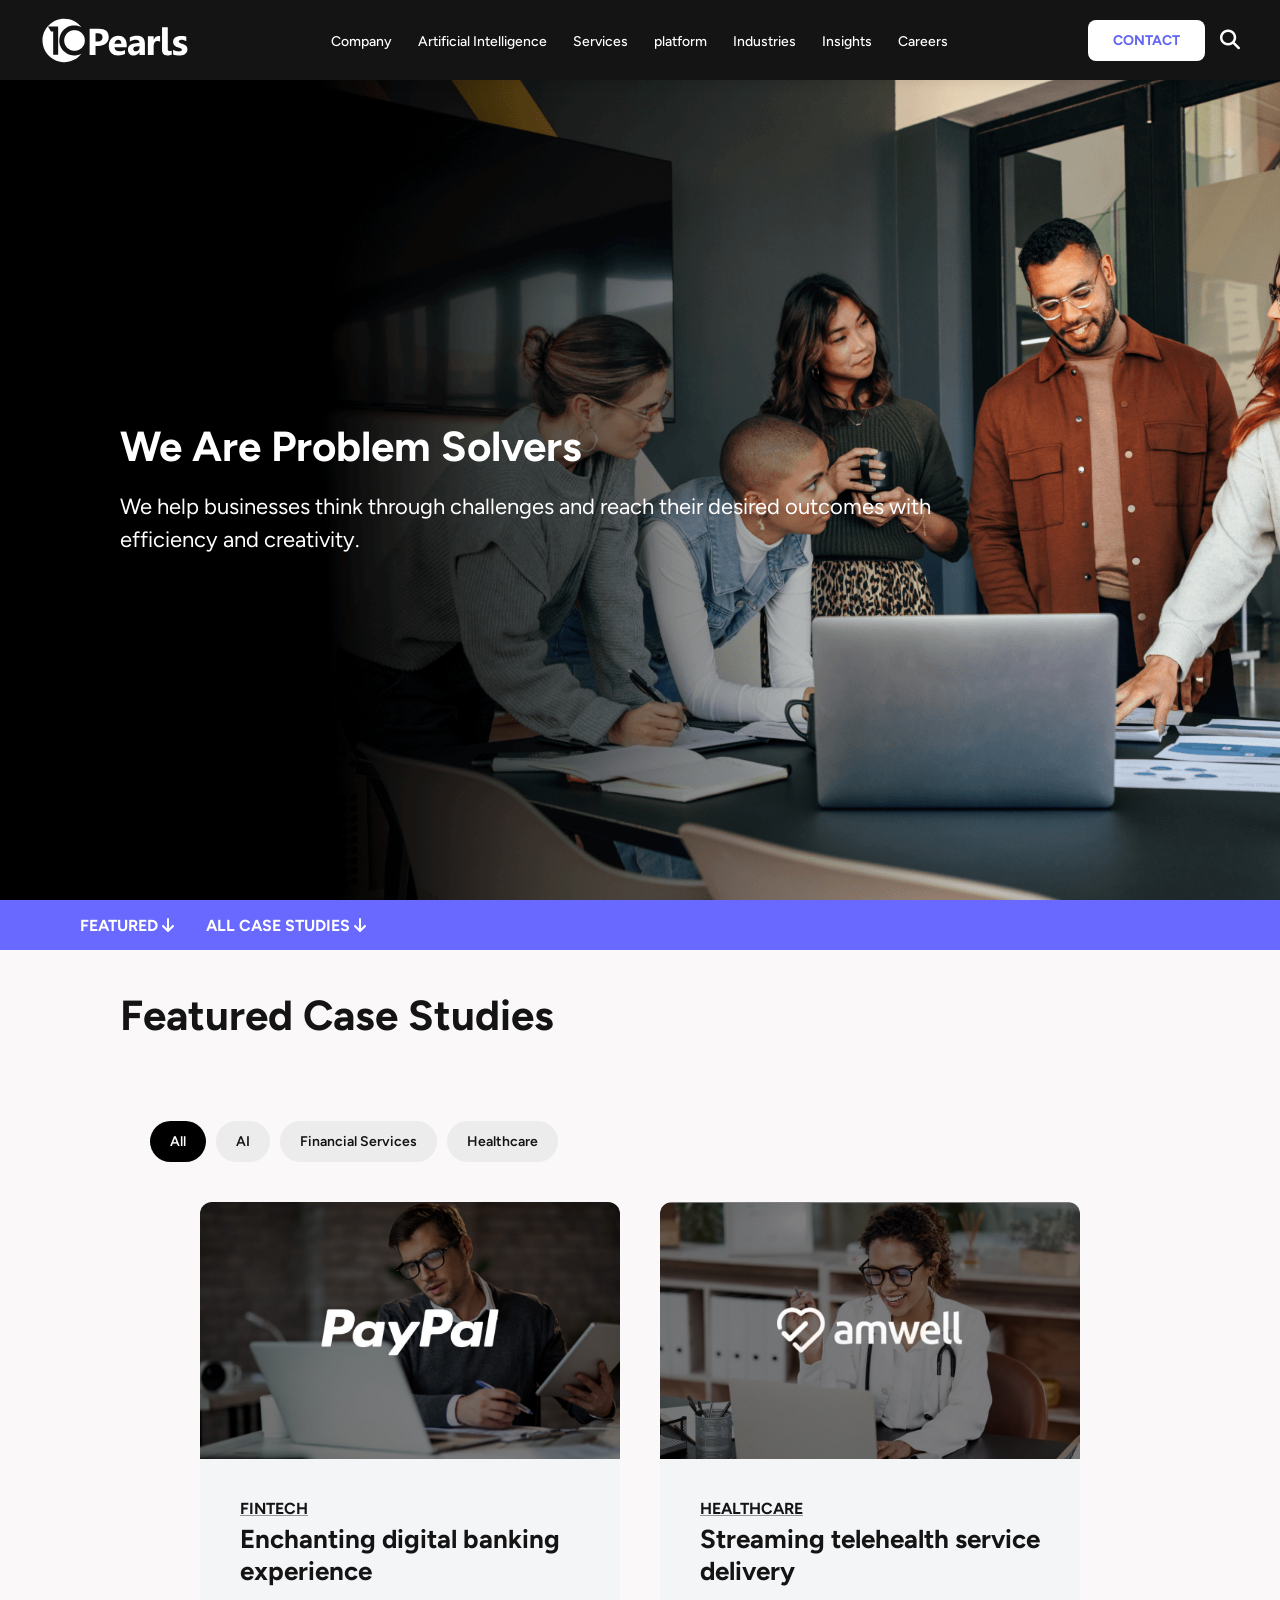
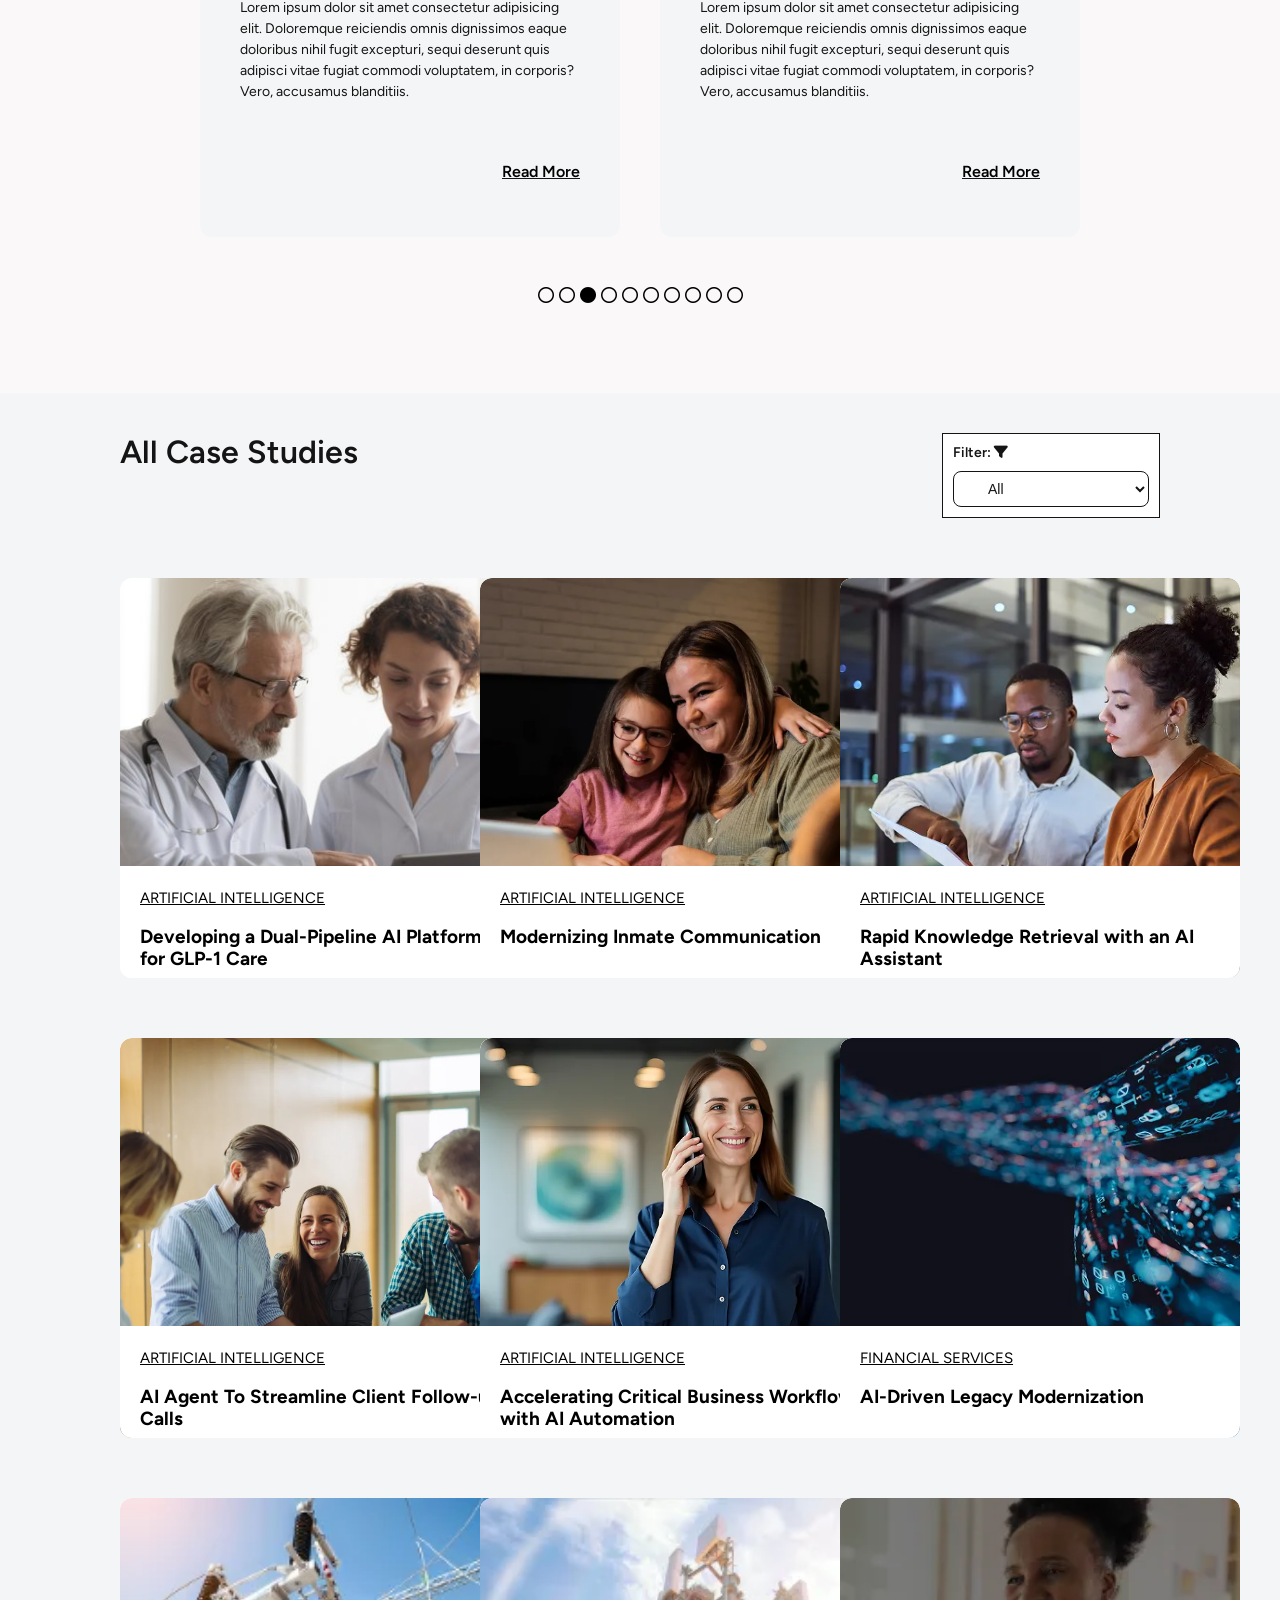
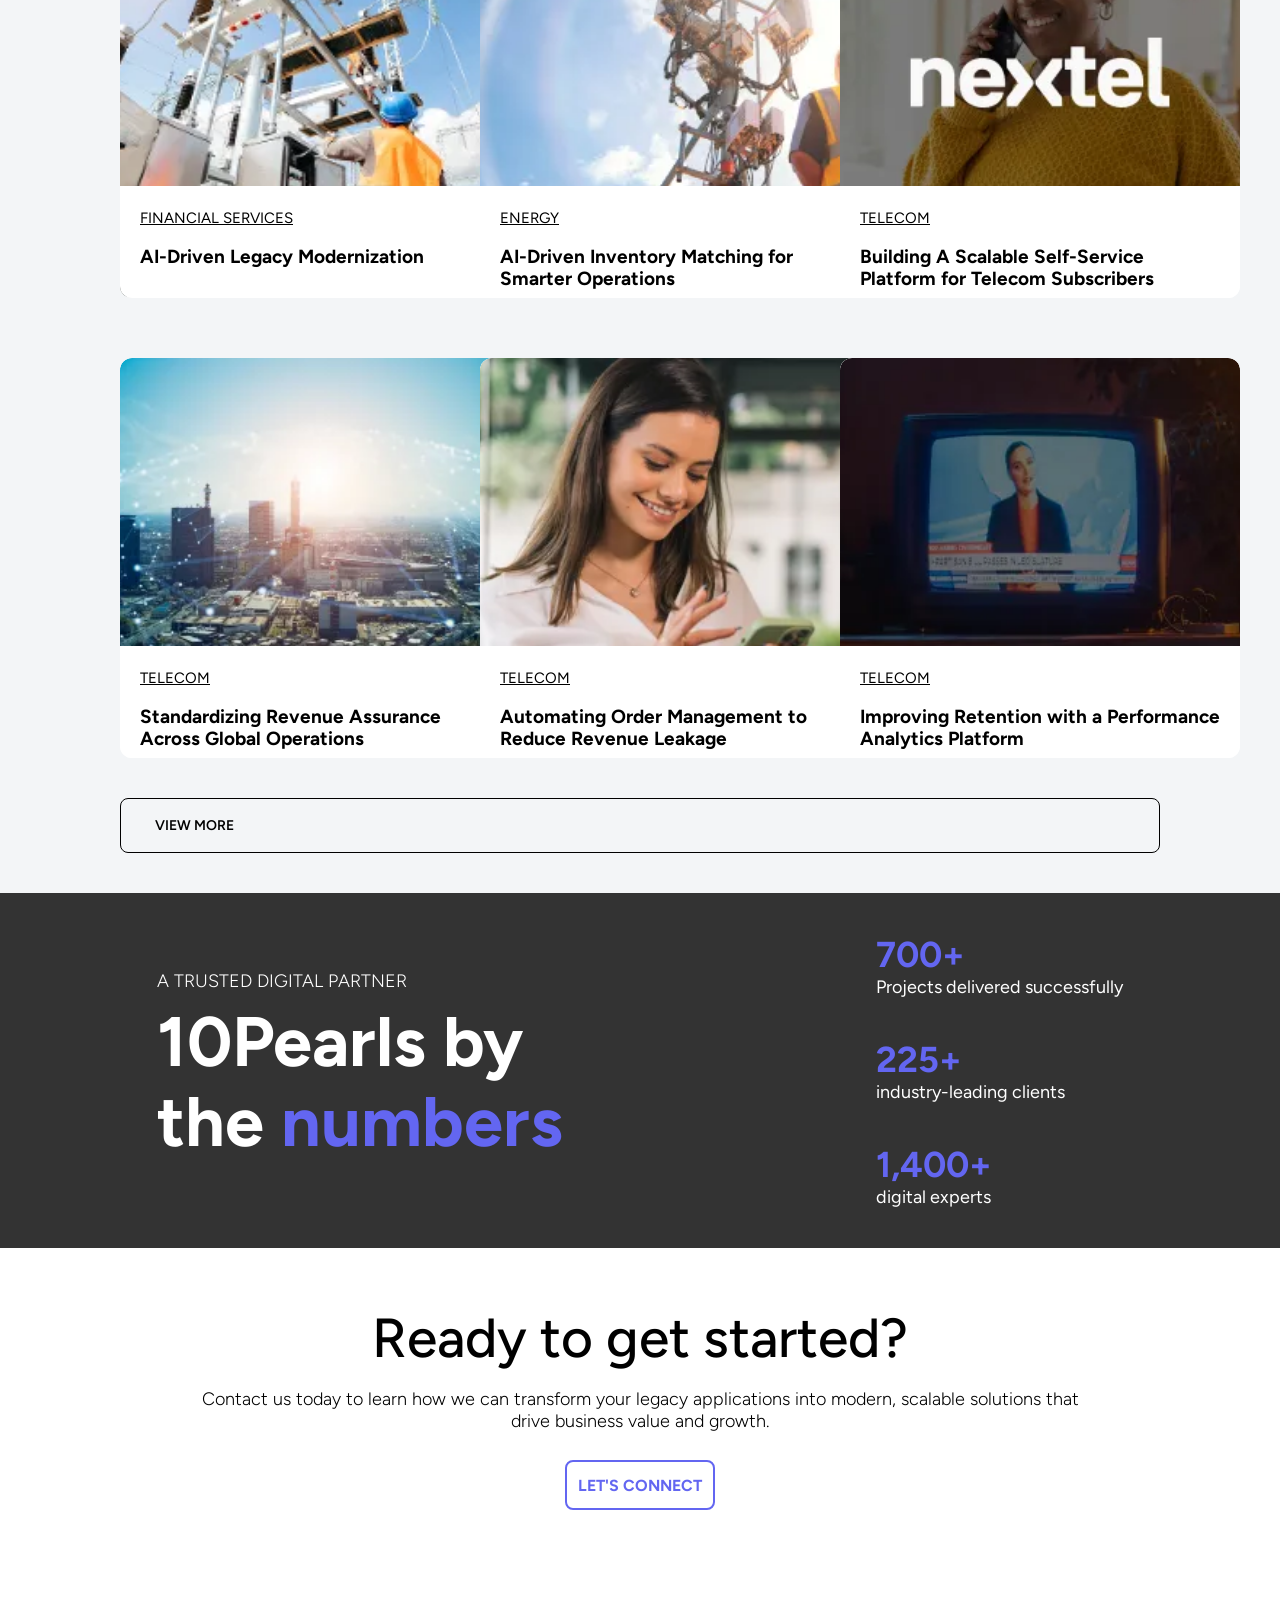
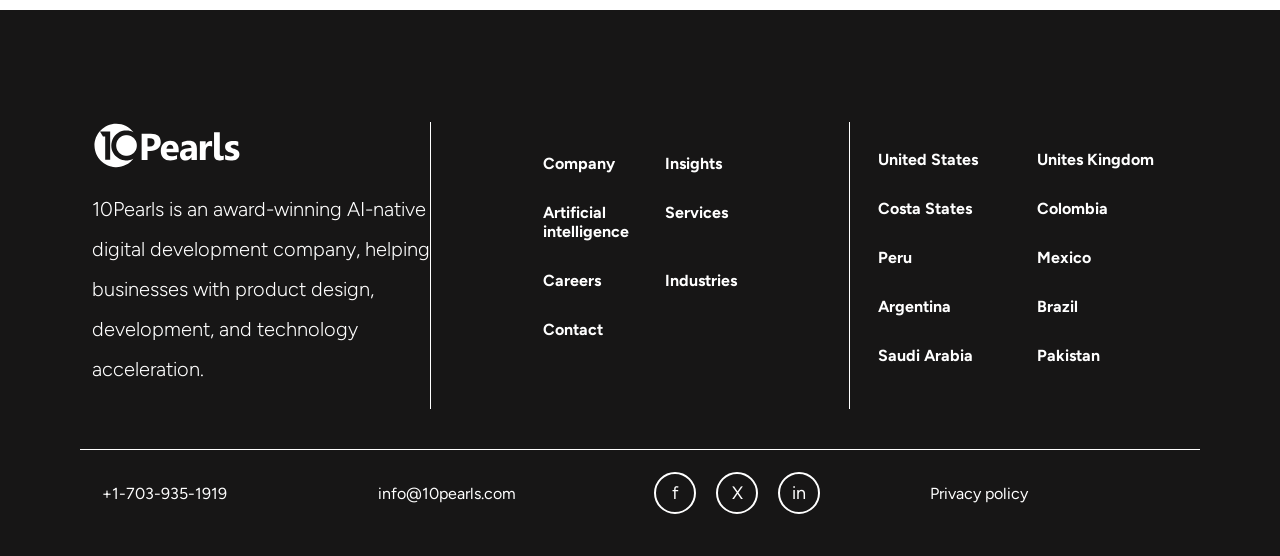
<file: industries.html>
<!DOCTYPE html>
<html lang="en">

<head>
    <meta charset="UTF-8">
    <meta name="viewport" content="width=device-width, initial-scale=1.0">
    <link rel="stylesheet" href="https://cdnjs.cloudflare.com/ajax/libs/font-awesome/6.5.1/css/all.min.css">
    <link href="https://fonts.googleapis.com/css2?family=Figtree:wght@300;400;500;600;700;800;900&display=swap"
        rel="stylesheet">
    <link rel="stylesheet" href="industries.css">
    <link rel="icon" type="image/png" href="Images/webpage-logo.png">
    <title>Our Work-Empowering Fortune 500 Clients Worldwide | 10Pearls</title>
</head>

<body>
    <!-- Navbar -->
    <nav class="navbar">
        <a href="index.html" target="_self">
            <img src="home-Images/Logo.png" alt="Logo" width="150px" height="auto">
        </a>
        <ul class="nav-links">
            <li><a href="company.html" target="_self">Company</a></li>
            <li><a href="artificial.html" target="_self">Artificial Intelligence</a></li>
            <li><a href="Service.html" target="_self">Services</a></li>
            <li><a href="platform.html" target="_self">platform</a></li>
            <li><a href="industries.html" target="_self">Industries</a></li>
            <li><a href="insights.html" target="_self">Insights</a></li>
            <li><a href="career.html" target="_self">Careers</a></li>
        </ul>
        <div class="nav-btn-container">
            <a class="nav-btn" href="contact.html">Contact</a>
            <i class="fas fa-magnifying-glass search-icon"></i>
            <i id="bar-icon" class="fa-solid fa-bars"></i>
        </div>
    </nav>

    <!-- Hero Section -->
    <section class="hero-container">
        <div class="hero-content">
            <h1>We Are Problem Solvers</h1>
            <p>We help businesses think through challenges and reach their desired outcomes with efficiency and
                creativity.</p>
        </div>
    </section>

    <!-- Navigation Section -->
    <section class="anchor-bar">
        <div class="responsive-options">
            <button type="button" class="responsive-toggle">GO TO SECTIONS <i
                    class="fa-solid fa-angle-down"></i></button>
        </div>

        <div class="anchor-links">
            <ul>
                <a href="#advantages-container">
                    <li>FEATURED <i class="fa-solid fa-arrow-down"></i></li>
                </a>
                <a href="#service-container">
                    <li>ALL CASE STUDIES <i class="fa-solid fa-arrow-down"></i></li>
                </a>
            </ul>
        </div>
    </section>

    <!-- featured case studies -->
    <section class="featured-container">
        <div class="featured-content">
            <div class="featured-heading">
                <h1>Featured Case Studies</h1>
            </div>
            <div class="featured-options">
                <span class="cards-option" id="option-active">All</span>
                <span class="cards-option">AI</span>
                <span class="cards-option">Financial Services</span>
                <span class="cards-option">Healthcare</span>
            </div>
            <div class="featured-card-container">
                <div class="featured-card">
                    <img src="Industries-Images/paypal-img.png" alt="PayPal Case Study">
                    <div class="card-text" id="card1">
                        <p class="card-tag">FINTECH</p>
                        <h1 class="card-heading">Enchanting digital banking experience</h1>
                        <p class="card-description">Lorem ipsum dolor sit amet consectetur adipisicing elit. Doloremque
                            reiciendis omnis dignissimos eaque doloribus nihil fugit excepturi, sequi deserunt quis
                            adipisci vitae fugiat commodi voluptatem, in corporis? Vero, accusamus blanditiis.</p>
                        <p class="card-link">Read More</p>
                    </div>

                </div>
                <div class="featured-card" id="card2">
                    <img src="Industries-Images/amwel-img.png" alt="Amwel Case Study">
                    <div class="card-text">
                        <p class="card-tag">HEALTHCARE</p>
                        <h1 class="card-heading">Streaming telehealth service delivery</h1>
                        <p class="card-description">Lorem ipsum dolor sit amet consectetur adipisicing elit. Doloremque
                            reiciendis omnis dignissimos eaque doloribus nihil fugit excepturi, sequi deserunt quis
                            adipisci vitae fugiat commodi voluptatem, in corporis? Vero, accusamus blanditiis.</p>
                        <p class="card-link">Read More</p>
                    </div>
                </div>
            </div>
            <div class="card-navigation">
                <i class="fa-regular fa-circle"></i>
                <i class="fa-regular fa-circle"></i>
                <i class="fa-solid fa-circle"></i>
                <i class="fa-regular fa-circle"></i>
                <i class="fa-regular fa-circle"></i>
                <i class="fa-regular fa-circle"></i>
                <i class="fa-regular fa-circle"></i>
                <i class="fa-regular fa-circle"></i>
                <i class="fa-regular fa-circle"></i>
                <i class="fa-regular fa-circle"></i>
            </div>
        </div>
    </section>

    <!-- All case studies -->
    <section class="all-case-container">
        <div class="all-case-content">
            <div class="all-case-heading">
                <h1>All Case Studies</h1>
                <div class="all-case-filter">
                    <label>Filter: <i class="fa-solid fa-filter"></i></label>
                    <select>
                        <option value="all">All</option>
                        <option value="ai">AI</option>
                        <option value="financial-services">Financial Services</option>
                        <option value="healthcare">Healthcare</option>
                        <option value="retail">Retail</option>
                        <option value="telecom">Telecom</option>
                        <option value="travel">Travel</option>
                        <option value="education">Education</option>
                        <option value="automotive">Automotive</option>
                        <option value="media">Media</option>
                        <option value="energy">Energy</option>
                        <option value="government">Government</option>
                        <option value="non-profit">Non-Profit</option>
                    </select>
                </div>
            </div>
            <div class="all-case-box-container">
                <div class="studies-card">
                    <img src="Industries-Images/card1.jpg">
                    <div class="studies-card-text">
                        <p class="heading-tag">Artificial Intelligence</p>
                        <h1 class="card-heading">Developing a Dual-Pipeline AI Platform for GLP-1 Care</h1>
                        <p class="card-description">Lorem ipsum, dolor sit amet consectetur adipisicing elit. Tempore, ex magnam aliquid atque quaerat labore explicabo sit itaque. Optio autem dignissimos est voluptatum! Facere, repellendus. Omnis autem nesciunt numquam alias?</p>
                    </div>
                </div>
                <div class="studies-card">
                    <img src="Industries-Images/card2.png">
                    <div class="studies-card-text">
                        <p class="heading-tag">Artificial Intelligence</p>
                        <h1 class="card-heading">Modernizing Inmate Communication</h1>
                        <p class="card-description">Lorem ipsum, dolor sit amet consectetur adipisicing elit. Tempore, ex magnam aliquid atque quaerat labore explicabo sit itaque. Optio autem dignissimos est voluptatum! Facere, repellendus. Omnis autem nesciunt numquam alias?</p>
                    </div>
                </div>
                <div class="studies-card">
                    <img src="Industries-Images/card3.png">
                    <div class="studies-card-text">
                        <p class="heading-tag">Artificial Intelligence</p>
                        <h1 class="card-heading">Rapid Knowledge Retrieval with an AI Assistant</h1>
                        <p class="card-description">Lorem ipsum, dolor sit amet consectetur adipisicing elit. Tempore, ex magnam aliquid atque quaerat labore explicabo sit itaque. Optio autem dignissimos est voluptatum! Facere, repellendus. Omnis autem nesciunt numquam alias?</p>
                    </div>
                </div>
                <div class="studies-card">
                    <img src="Industries-Images/card4.png">
                    <div class="studies-card-text">
                        <p class="heading-tag">Artificial Intelligence</p>
                        <h1 class="card-heading">AI Agent To Streamline Client Follow-up Calls</h1>
                        <p class="card-description">Lorem ipsum, dolor sit amet consectetur adipisicing elit. Tempore, ex magnam aliquid atque quaerat labore explicabo sit itaque. Optio autem dignissimos est voluptatum! Facere, repellendus. Omnis autem nesciunt numquam alias?</p>
                    </div>
                </div>
                <div class="studies-card">
                    <img src="Industries-Images/card5.png">
                    <div class="studies-card-text">
                        <p class="heading-tag">Artificial Intelligence</p>
                        <h1 class="card-heading">Accelerating Critical Business Workflow with AI Automation</h1>
                        <p class="card-description">Lorem ipsum, dolor sit amet consectetur adipisicing elit. Tempore, ex magnam aliquid atque quaerat labore explicabo sit itaque. Optio autem dignissimos est voluptatum! Facere, repellendus. Omnis autem nesciunt numquam alias?</p>
                    </div>
                </div>
                <div class="studies-card">
                    <img src="Industries-Images/card6.png">
                    <div class="studies-card-text">
                        <p class="heading-tag">Financial Services</p>
                        <h1 class="card-heading">AI-Driven Legacy Modernization</h1>
                        <p class="card-description">Lorem ipsum, dolor sit amet consectetur adipisicing elit. Tempore, ex magnam aliquid atque quaerat labore explicabo sit itaque. Optio autem dignissimos est voluptatum! Facere, repellendus. Omnis autem nesciunt numquam alias?</p>
                    </div>
                </div>
                <div class="studies-card">
                    <img src="Industries-Images/card7.png">
                    <div class="studies-card-text">
                        <p class="heading-tag">Financial Services</p>
                        <h1 class="card-heading">AI-Driven Legacy Modernization</h1>
                        <p class="card-description">Lorem ipsum, dolor sit amet consectetur adipisicing elit. Tempore, ex magnam aliquid atque quaerat labore explicabo sit itaque. Optio autem dignissimos est voluptatum! Facere, repellendus. Omnis autem nesciunt numquam alias?</p>
                    </div>
                </div>
                <div class="studies-card">
                    <img src="Industries-Images/card8.png">
                    <div class="studies-card-text">
                        <p class="heading-tag">Energy</p>
                        <h1 class="card-heading">AI-Driven Inventory Matching for Smarter Operations</h1>
                        <p class="card-description">Lorem ipsum, dolor sit amet consectetur adipisicing elit. Tempore, ex magnam aliquid atque quaerat labore explicabo sit itaque. Optio autem dignissimos est voluptatum! Facere, repellendus. Omnis autem nesciunt numquam alias?</p>
                    </div>
                </div>
                <div class="studies-card">
                    <img src="Industries-Images/card9.png">
                    <div class="studies-card-text">
                        <p class="heading-tag">telecom</p>
                        <h1 class="card-heading">Building A Scalable Self-Service Platform for Telecom Subscribers</h1>
                        <p class="card-description">Lorem ipsum, dolor sit amet consectetur adipisicing elit. Tempore, ex magnam aliquid atque quaerat labore explicabo sit itaque. Optio autem dignissimos est voluptatum! Facere, repellendus. Omnis autem nesciunt numquam alias?</p>
                    </div>
                </div>
                <div class="studies-card">
                    <img src="Industries-Images/card10.png">
                    <div class="studies-card-text">
                        <p class="heading-tag">telecom</p>
                        <h1 class="card-heading">Standardizing Revenue Assurance Across Global Operations</h1>
                        <p class="card-description">Lorem ipsum, dolor sit amet consectetur adipisicing elit. Tempore, ex magnam aliquid atque quaerat labore explicabo sit itaque. Optio autem dignissimos est voluptatum! Facere, repellendus. Omnis autem nesciunt numquam alias?</p>
                    </div>
                </div>
                <div class="studies-card">
                    <img src="Industries-Images/card11.png">
                    <div class="studies-card-text">
                        <p class="heading-tag">Telecom</p>
                        <h1 class="card-heading">Automating Order Management to Reduce Revenue Leakage</h1>
                        <p class="card-description">Lorem ipsum, dolor sit amet consectetur adipisicing elit. Tempore, ex magnam aliquid atque quaerat labore explicabo sit itaque. Optio autem dignissimos est voluptatum! Facere, repellendus. Omnis autem nesciunt numquam alias?</p>
                    </div>
                </div>
                <div class="studies-card">
                    <img src="Industries-Images/card12.png">
                    <div class="studies-card-text">
                        <p class="heading-tag">Telecom</p>
                        <h1 class="card-heading">Improving Retention with a Performance Analytics Platform</h1>
                        <p class="card-description">Lorem ipsum, dolor sit amet consectetur adipisicing elit. Tempore, ex magnam aliquid atque quaerat labore explicabo sit itaque. Optio autem dignissimos est voluptatum! Facere, repellendus. Omnis autem nesciunt numquam alias?</p>
                    </div>
                </div>
            </div>
            <a class="allcase-btn" href="#">VIEW MORE</a>
        </div>
        </div>
    </section>

    <!-- Numbers Section -->
    <section class="numbers-container">
        <div class="numbers-content">
            <div class="numbers-text">
                <p class="number-heading-tag">A Trusted Digital partner</p>
                <h1 class="number-heading">10Pearls by <br> the <span class="number-span">numbers</span></h1>
            </div>
            <div class="numbers-boxes">
                <div class="numbers-box">
                    <h1>700+</h1>
                    <p>Projects delivered successfully</p>
                </div>
                <div class="numbers-box">
                    <h1>225+</h1>
                    <p>industry-leading clients</p>
                </div>
                <div class="numbers-box">
                    <h1>1,400+</h1>
                    <p>digital experts</p>
                </div>
        </div>
    </section>

    <!-- Contact Section -->
    <section class="contact-container">
        <div class="contact-content">
            <h1>Ready to get started?</h1>
            <p>Contact us today to learn how we can transform your legacy applications into modern, scalable solutions that drive business value and growth.</p>
            <a class="contact-btn" href="contact.html">LET'S CONNECT</a>
        </div>
    </section>

    <!-- Footer -->
    <footer class="footer">
        <div class="footer-container">
            <div class="footer-content">
                <div class="footer-10pearl" id="footer-box1">
                    <img src="home-Images/Logo.png" alt="10 Pearl Logo">
                    <p>10Pearls is an award-winning AI-native digital development company, helping businesses with
                        product
                        design, development, and technology acceleration.</p>
                </div>
                <div class="footer-links" id="footer-box2">
                    <ul>
                        <li>Company</li>
                        <li>Insights</li>
                        <li>Artificial intelligence</li>
                        <li>Services</li>
                        <li>Careers</li>
                        <li>Industries</li>
                        <li>Contact</li>
                    </ul>
                </div>
                <div class="footer-locations" id="footer-box3">
                    <ul>
                        <li>United States</li>
                        <li>Unites Kingdom</li>
                        <li>Costa States</li>
                        <li>Colombia</li>
                        <li>Peru</li>
                        <li>Mexico</li>
                        <li>Argentina</li>
                        <li>Brazil</li>
                        <li>Saudi Arabia</li>
                        <li>Pakistan</li>
                    </ul>
                </div>
            </div>
            <div class="footer-last">
                <div class="footer-num">+1-703-935-1919</div>
                <div class="footer-email"> info@10pearls.com</div>
                <div class="footer-social">
                    <ul>
                        <li><a href="https://facebook.com/" target="_blank">f</a></li>
                        <li><a href="https://x.com/" target="_blank">X</a></li>
                        <li><a href="https://www.linkedin.com/" target="_blank">in</a></li>
                    </ul>
                </div>
                <div class="social-last">Privacy policy</div>
            </div>
        </div>
    </footer>

</body>

</html>
</file>
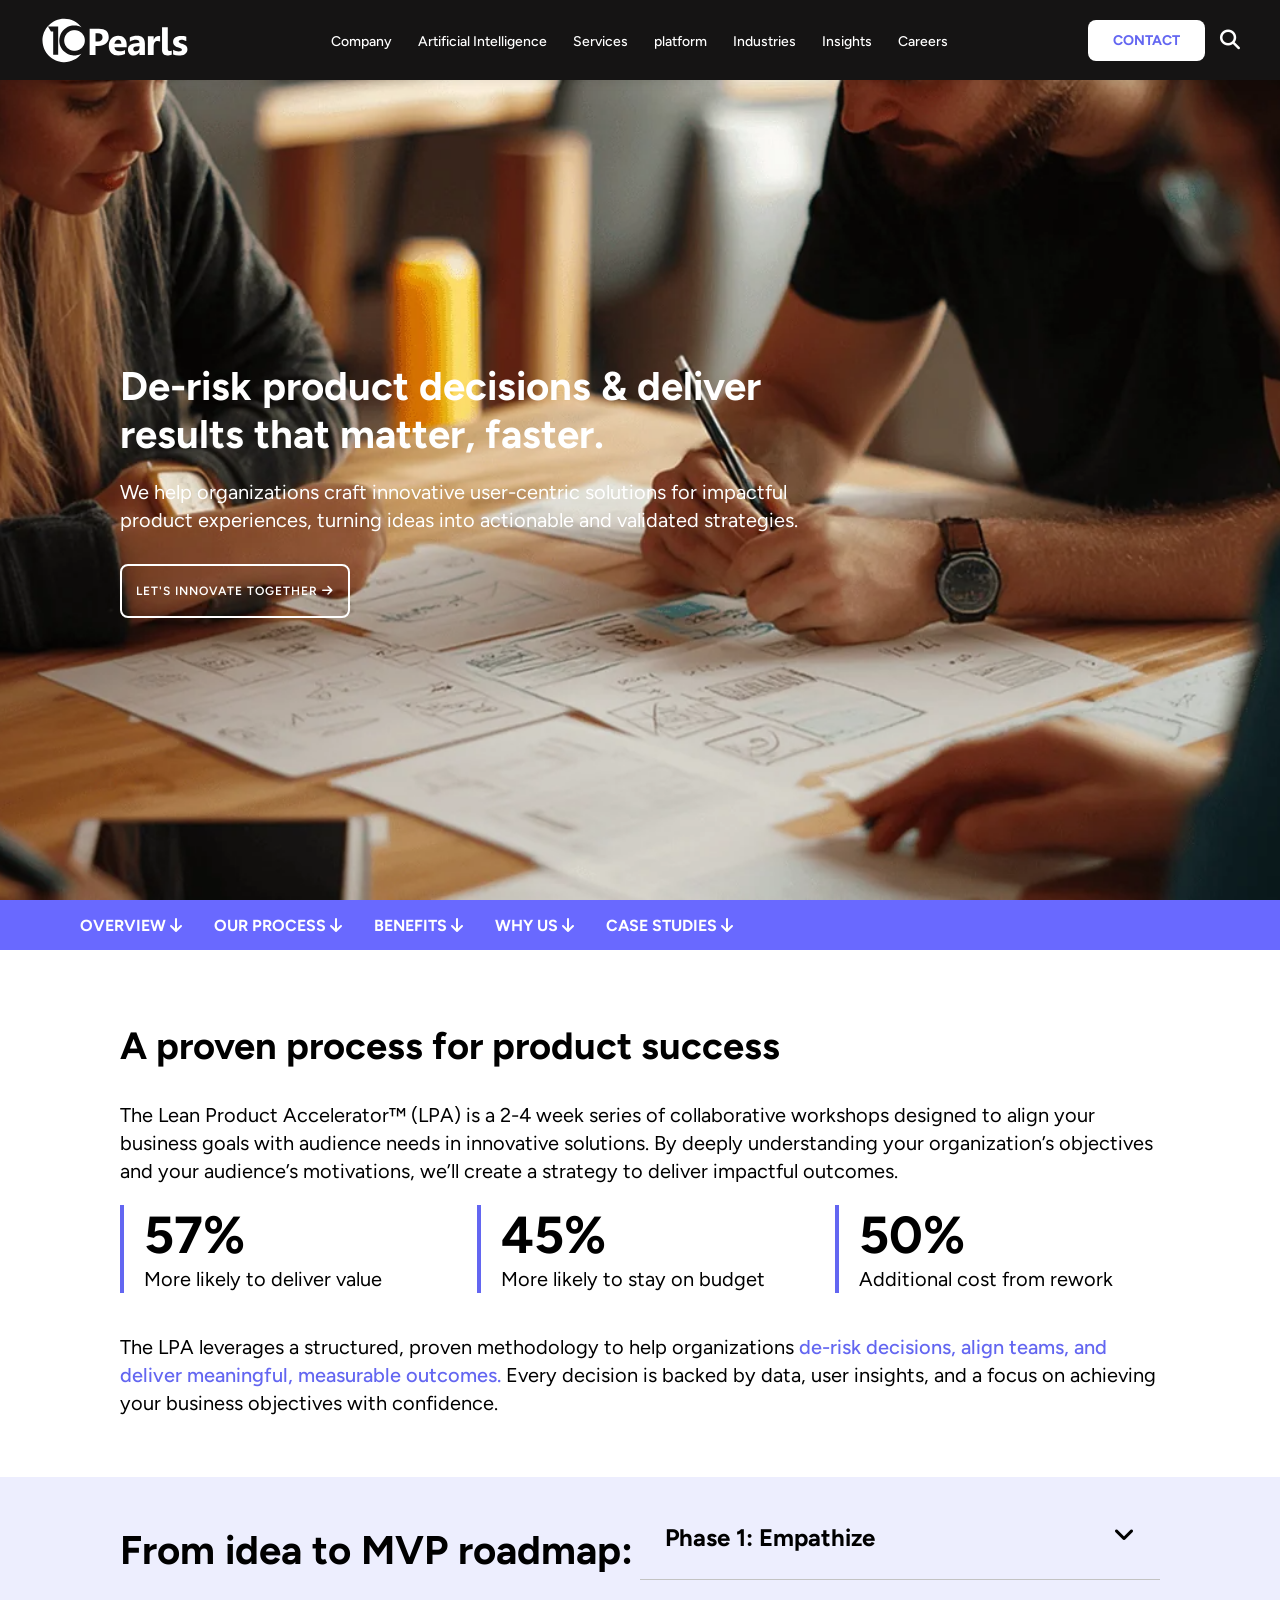
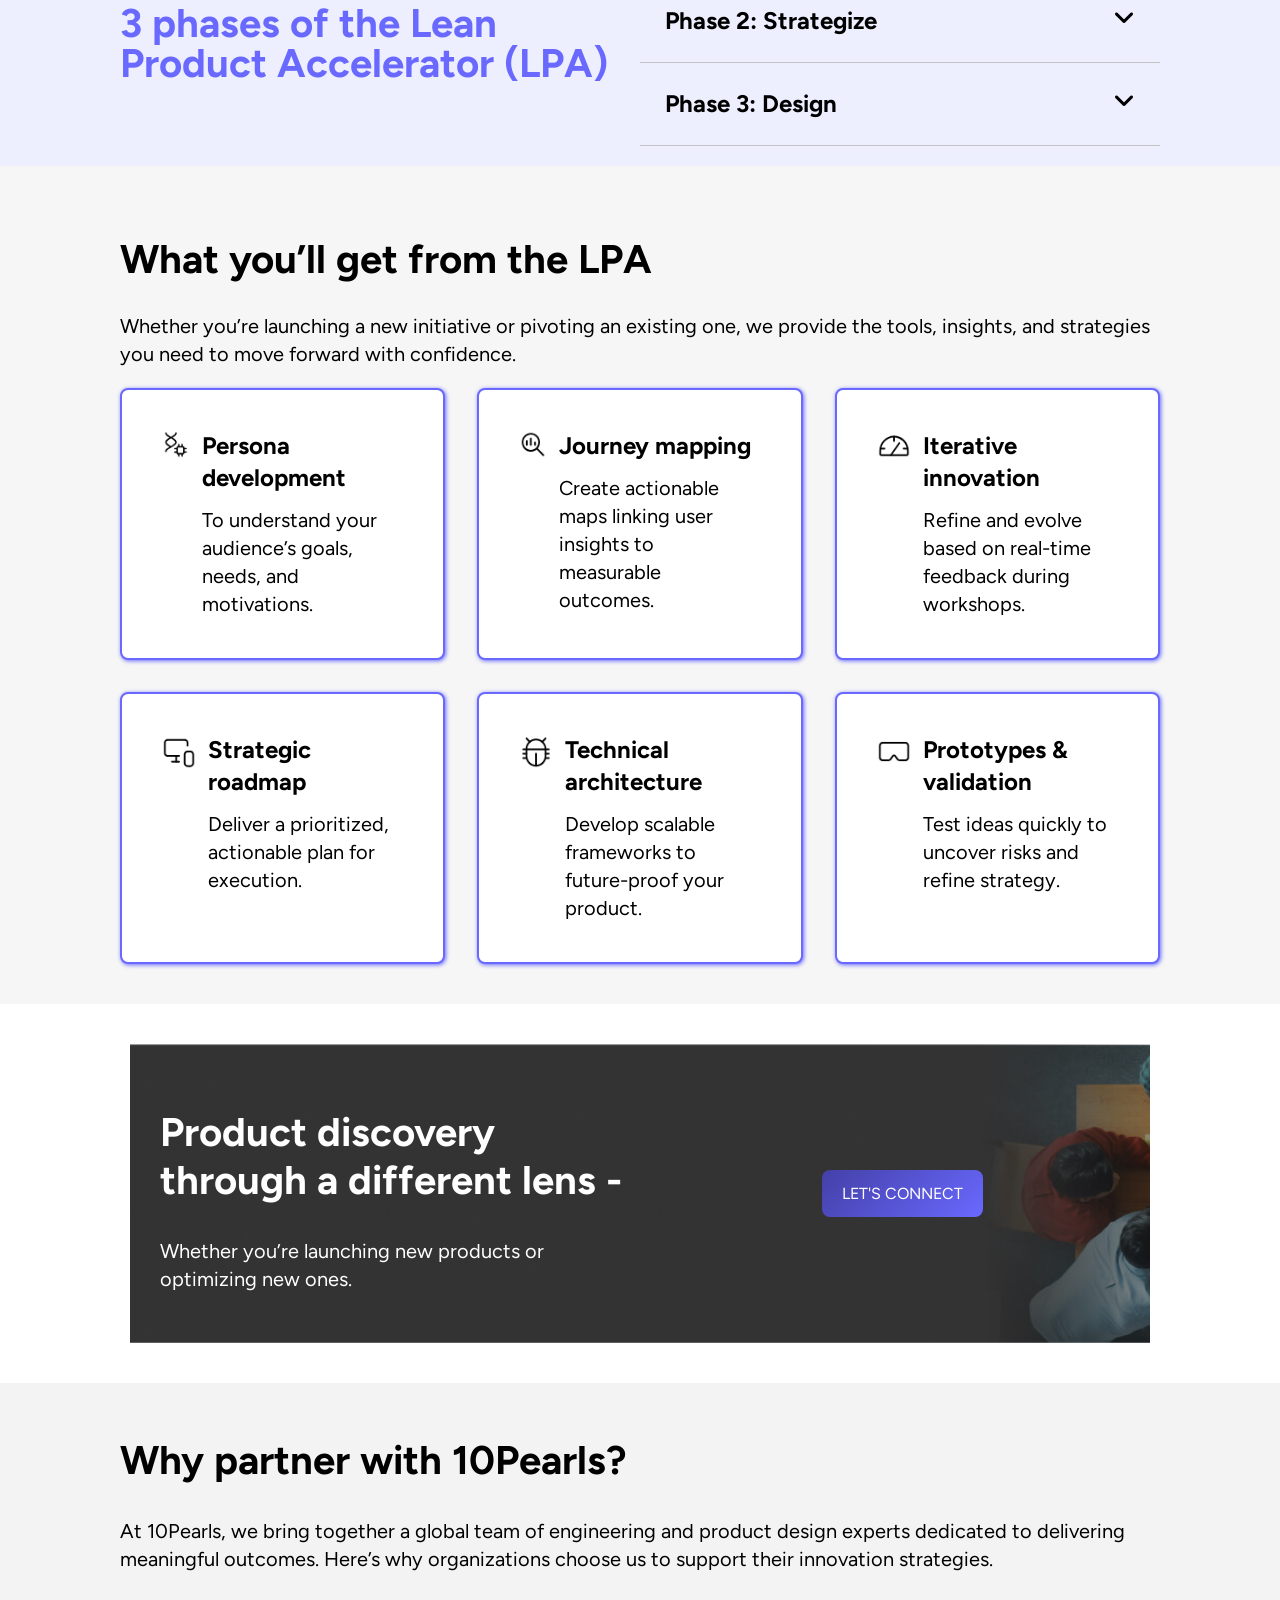
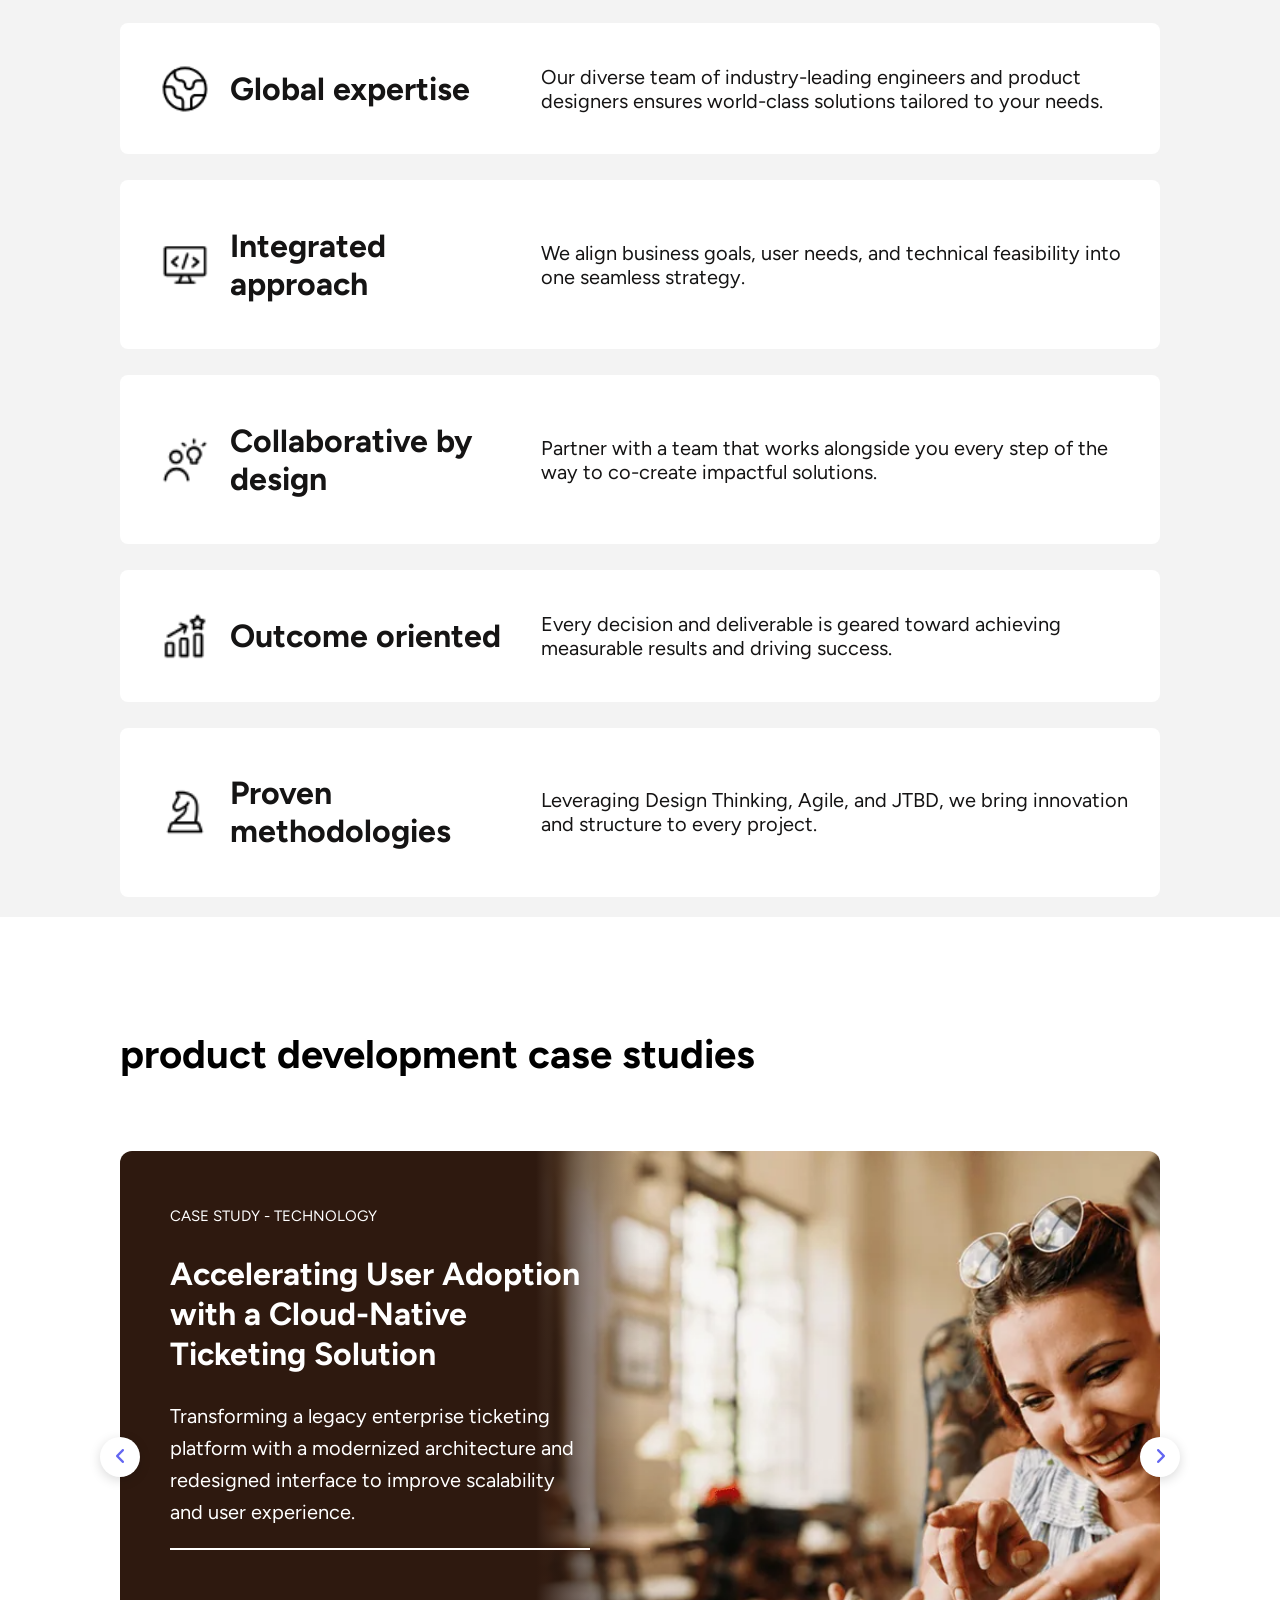
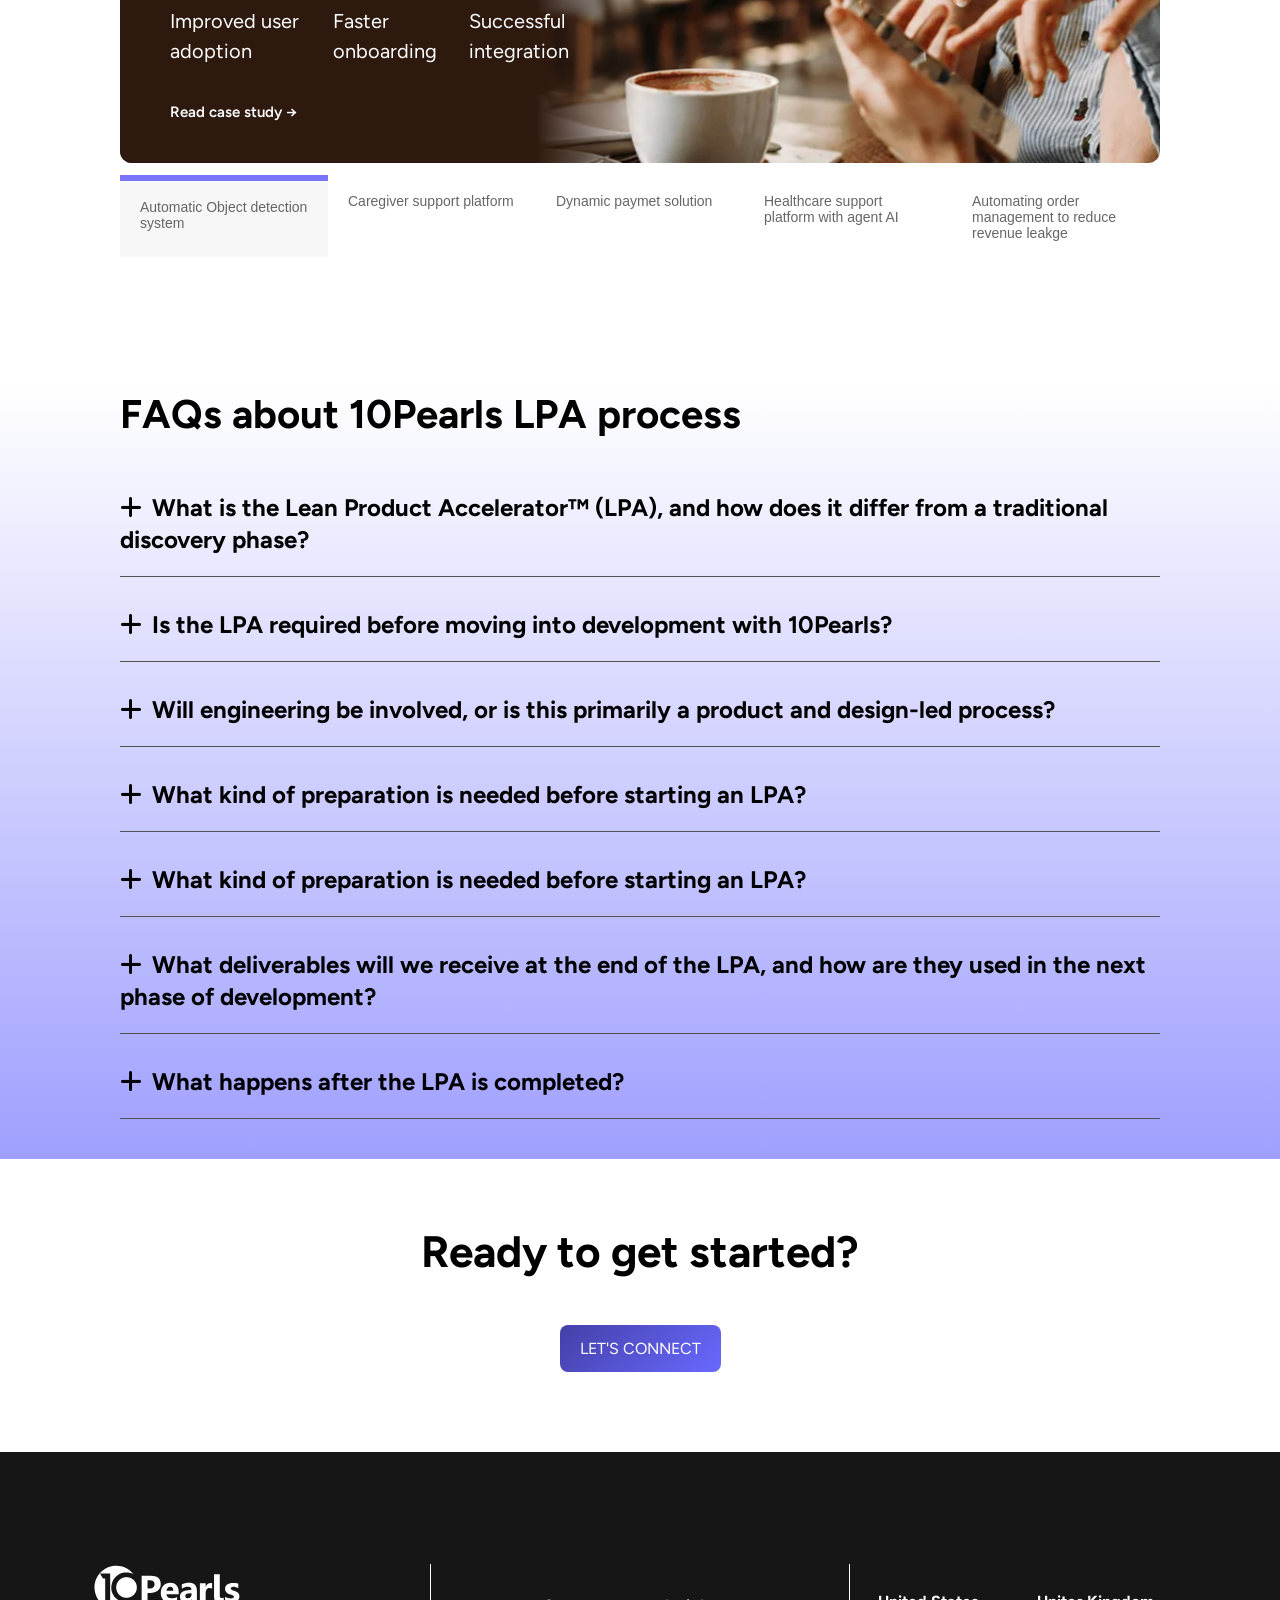
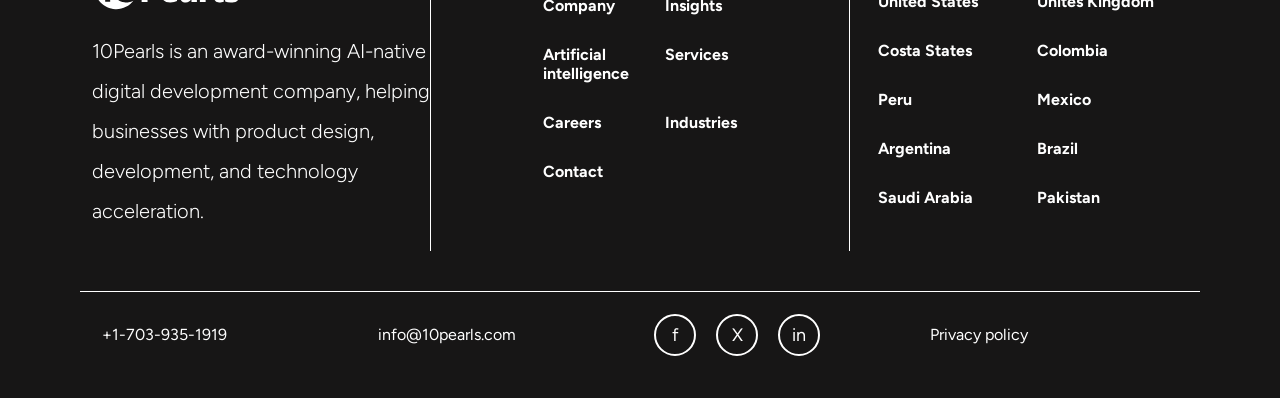
<file: innovation.html>
<!DOCTYPE html>
<html lang="en">

<head>
    <meta charset="UTF-8">
    <meta name="viewport" content="width=device-width, initial-scale=1.0">
    <link rel="stylesheet" href="https://cdnjs.cloudflare.com/ajax/libs/font-awesome/6.5.1/css/all.min.css">
    <link href="https://fonts.googleapis.com/css2?family=Figtree:wght@300;400;500;600;700;800;900&display=swap"
        rel="stylesheet">
    <link rel="stylesheet" href="innovation.css">
    <link rel="icon" type="image/png" href="Images/webpage-logo.png">
    <title>Product Innovation Company</title>
</head>

<body>

    <!-- Navbar -->
    <nav class="navbar">
        <a href="index.html" target="_self">
            <img src="home-Images/Logo.png" alt="Logo" width="150px" height="auto">
        </a>
        <ul class="nav-links">
            <li><a href="company.html" target="_self">Company</a></li>
            <li><a href="artificial.html" target="_self">Artificial Intelligence</a></li>
            <li><a href="Service.html" target="_self">Services</a></li>
            <li><a href="platform.html" target="_self">platform</a></li>
            <li><a href="industries.html" target="_self">Industries</a></li>
            <li><a href="insights.html" target="_self">Insights</a></li>
            <li><a href="career.html" target="_self">Careers</a></li>
        </ul>
        <div class="nav-btn-container">
            <a class="nav-btn" href="contact.html">Contact</a>
            <i class="fas fa-magnifying-glass search-icon"></i>
            <i id="bar-icon" class="fa-solid fa-bars"></i>
        </div>
    </nav>

    <!-- Hero Section -->
    <section class="hero-container">
        <div class="hero-content">
            <h1>De-risk product decisions & deliver results that matter, faster.</h1>
            <p>We help organizations craft innovative user-centric solutions for impactful product experiences, turning
                ideas into actionable and validated strategies.</p>
            <a class="hero-btn" href="contact.html" target="_self">LET'S INNOVATE TOGETHER <i
                    class="fa-solid fa-arrow-right"></i></a>
        </div>
    </section>

    <!-- Navigation Section -->
    <section class="anchor-bar">
        <div class="responsive-options">
            <button type="button" class="responsive-toggle">GO TO SECTIONS <i
                    class="fa-solid fa-angle-down"></i></button>
        </div>

        <div class="anchor-links">
            <ul>
                <a href="#advantages-container">
                    <li>OVERVIEW <i class="fa-solid fa-arrow-down"></i></li>
                </a>
                <a href="#service-container">
                    <li>OUR PROCESS <i class="fa-solid fa-arrow-down"></i></li>
                </a>
                <a href="#models-container">
                    <li>BENEFITS <i class="fa-solid fa-arrow-down"></i></li>
                </a>
                <a href="#tools-container">
                    <li>WHY US <i class="fa-solid fa-arrow-down"></i></li>
                </a>
                <a href="#case_study-container">
                    <li>CASE STUDIES <i class="fa-solid fa-arrow-down"></i></li>
                </a>
            </ul>
        </div>
    </section>

    <!-- OverView Section -->
    <section class="overview-container">
        <div class="overview-content">
            <div class="overview-text">
                <h1>A proven process for product success​</h1>
                <p>The Lean Product Accelerator™ (LPA) is a 2-4 week series of collaborative workshops designed to align
                    your business goals with audience needs in innovative solutions. By deeply understanding your
                    organization’s objectives and your audience’s motivations, we’ll create a strategy to deliver
                    impactful outcomes.</p>
            </div>
            <div class="overview-main">
                <div class="overview-box">
                    <h1>57%</h1>
                    <p>More likely to deliver value</p>
                </div>

                <div class="overview-box">
                    <h1>45%</h1>
                    <p>More likely to stay on budget</p>
                </div>

                <div class="overview-box">
                    <h1>50%</h1>
                    <p>Additional cost from rework</p>
                </div>
            </div>
            <div class="overview-lasttext">
                <p>The LPA leverages a structured, proven methodology to help organizations <span>de-risk decisions,
                        align teams, and deliver meaningful, measurable outcomes.</span> Every decision is backed by
                    data, user insights, and a focus on achieving your business objectives with confidence.</p>
            </div>
        </div>
    </section>

    <!-- Our Process -->
    <section class="process-container">
        <div class="process-content">
            <div class="process-heading">
                <h1>From idea to MVP roadmap:</h1>
                <h2>3 phases of the Lean Product Accelerator (LPA)</h2>
            </div>
            <div class="process-list-container">
                <div class="process-list">Phase 1: Empathize <i class="fa-solid fa-angle-down"></i></div>
                <div class="process-list">Phase 2: Strategize <i class="fa-solid fa-angle-down"></i></div>
                <div class="process-list">Phase 3: Design <i class="fa-solid fa-angle-down"></i></div>
            </div>
        </div>
    </section>

    <!-- Benefits Section -->
    <section class="benefits-container">
        <div class="benefits-content">
            <div class="benefits-text">
                <h1>What you’ll get from the LPA</h1>
                <p>Whether you’re launching a new initiative or pivoting an existing one, we provide the tools,
                    insights, and strategies you need to move forward with confidence.</p>
            </div>
            <div class="benefits-boxes-container">
                <div class="benefits-box">
                    <div class="box-icon">
                        <img src="Innovation-Images/box-icon1.png">
                    </div>
                    <div class="box-text">
                        <h1>Persona development</h1>
                        <p>To understand your audience’s goals, needs, and motivations. </p>
                    </div>
                </div>

                <div class="benefits-box">
                    <div class="box-icon">
                        <img src="Innovation-Images/box-icon2.png">
                    </div>
                    <div class="box-text">
                        <h1>Journey mapping</h1>
                        <p>Create actionable maps linking user insights to measurable outcomes.</p>
                    </div>
                </div>

                <div class="benefits-box">
                    <div class="box-icon">
                        <img src="Innovation-Images/box-icon3.png">
                    </div>
                    <div class="box-text">
                        <h1>Iterative innovation</h1>
                        <p>Refine and evolve based on real-time feedback during workshops.</p>
                    </div>
                </div>

                <div class="benefits-box">
                    <div class="box-icon">
                        <img src="Innovation-Images/box-icon4.png">
                    </div>
                    <div class="box-text">
                        <h1>Strategic roadmap</h1>
                        <p>Deliver a prioritized, actionable plan for execution.</p>
                    </div>
                </div>

                <div class="benefits-box">
                    <div class="box-icon">
                        <img src="Innovation-Images/box-icon5.png">
                    </div>
                    <div class="box-text">
                        <h1>Technical architecture</h1>
                        <p>Develop scalable frameworks to future-proof your product.</p>
                    </div>
                </div>

                <div class="benefits-box">
                    <div class="box-icon">
                        <img src="Innovation-Images/box-icon6.png">
                    </div>
                    <div class="box-text">
                        <h1>Prototypes & validation</h1>
                        <p>Test ideas quickly to uncover risks and refine strategy.</p>
                    </div>
                </div>
            </div>
        </div>
    </section>

    <!-- Contact Section -->
    <section class="contact-container">
        <div class="contact-content">
            <div class="contact-text">
                <h1>Product discovery through a different lens -</h1>
                <p>Whether you’re launching new products or optimizing new ones.</p>
            </div>
            <div class="contact-btn-container">
                <a class="contact-btn" href="contact.html" target="_self">LET'S CONNECT</a>
            </div>
        </div>
    </section>

    <!-- Partner Section -->
    <section class="partner-container">
        <div class="partner-cotent">
            <div class="partner-text">
                <h1>Why partner with 10Pearls?</h1>
                <p>At 10Pearls, we bring together a global team of engineering and product design experts dedicated to
                    delivering meaningful outcomes. Here’s why organizations choose us to support their innovation
                    strategies.</p>
            </div>
            <div class="partner-box-container">
                <div class="partner-box">
                    <img src="Innovation-Images/partner-logo1.png" alt="icon">
                    <h1>Global expertise</h1>
                    <p>Our diverse team of industry-leading engineers and product designers ensures world-class
                        solutions tailored to your needs.</p>
                </div>

                <div class="partner-box">
                    <img src="Innovation-Images/partner-logo2.png" alt="icon">
                    <h1>Integrated approach</h1>
                    <p>We align business goals, user needs, and technical feasibility into one seamless strategy.</p>
                </div>

                <div class="partner-box">
                    <img src="Innovation-Images/partner-logo3.png" alt="icon">
                    <h1>Collaborative by design</h1>
                    <p>Partner with a team that works alongside you every step of the way to co-create impactful
                        solutions.</p>
                </div>

                <div class="partner-box">
                    <img src="Innovation-Images/partner-logo4.png" alt="icon">
                    <h1>Outcome oriented</h1>
                    <p>Every decision and deliverable is geared toward achieving measurable results and driving success.
                    </p>
                </div>

                <div class="partner-box">
                    <img src="Innovation-Images/partner-logo5.png" alt="icon">
                    <h1>Proven methodologies</h1>
                    <p>Leveraging Design Thinking, Agile, and JTBD, we bring innovation and structure to every project.
                    </p>
                </div>
            </div>
        </div>
    </section>

    <!-- Case Study Section -->
    <section class="case-study-container">
        <h1>product development case studies</h1>
        <div class="case-study-content">
            <div class="content-previous-arrow"><i class="fa-solid fa-angle-left"></i></div>
            <div class="content-next-arrow"><i class="fa-solid fa-angle-right"></i></div>
            <div class="study-content-text">
                <div class="study-text-heading">
                    <p class="study-text-tag">case study - technology</p>
                    <h1>Accelerating User Adoption with a Cloud-Native Ticketing Solution</h1>
                    <p>Transforming a legacy enterprise ticketing platform with a modernized architecture and redesigned
                        interface to improve scalability and user experience.</p>
                </div>
                <div class="study-text-par">
                    <ul>
                        <li>Improved user adoption</li>
                        <li>Faster onboarding</li>
                        <li>Successful integration</li>
                    </ul>
                    <a href="case-study.html" target="_blank">Read case study →</a>
                </div>
            </div>
        </div>
        <div class="proven-stat-names">
            <div class="stat-div" id="stat-active">
                Automatic Object detection system
            </div>
            <div class="stat-div">
                Caregiver support platform
            </div>
            <div class="stat-div">
                Dynamic paymet solution
            </div>
            <div class="stat-div">
                Healthcare support platform with agent AI
            </div>
            <div class="stat-div">
                Automating order management to reduce revenue leakge
            </div>
        </div>
        </div>
    </section>

    <!-- FAQs Section -->
    <section class="faq-container">
        <div class="faq-content">
            <div class="faq-heading">
                <h1>FAQs about 10Pearls LPA process</h1>
            </div>
            <div class="faq-list">
                <li><i class="fa-solid fa-plus"></i>What is the Lean Product Accelerator™ (LPA), and how does it differ from a traditional discovery phase?</li>
                <li><i class="fa-solid fa-plus"></i>Is the LPA required before moving into development with 10Pearls?</li>
                <li><i class="fa-solid fa-plus"></i>Will engineering be involved, or is this primarily a product and design-led process?</li>
                <li><i class="fa-solid fa-plus"></i>What kind of preparation is needed before starting an LPA?</li>
                <li><i class="fa-solid fa-plus"></i>What kind of preparation is needed before starting an LPA?</li>
                <li><i class="fa-solid fa-plus"></i>What deliverables will we receive at the end of the LPA, and how are they used in the next phase of development?</li>
                <li><i class="fa-solid fa-plus"></i>What happens after the LPA is completed?</li>
            </div>
        </div>
    </section>

    <!-- Contect Section -->
    <section class="contact2-container">
        <div class="contact2-content">
            <div class="contact2-heading">
                <h1>Ready to get started?</h1>
            </div>
            <div class="contact2-btn-container">
                <a href="contact.html" target="_self" class="contact-btn">LET'S CONNECT</a>
            </div>
        </div>
    </section>

    <!-- Footer -->
    <footer class="footer">
        <div class="footer-container">
            <div class="footer-content">
                <div class="footer-10pearl" id="footer-box1">
                    <img src="home-Images/Logo.png" alt="10 Pearl Logo">
                    <p>10Pearls is an award-winning AI-native digital development company, helping businesses with
                        product
                        design, development, and technology acceleration.</p>
                </div>
                <div class="footer-links" id="footer-box2">
                    <ul>
                        <li>Company</li>
                        <li>Insights</li>
                        <li>Artificial intelligence</li>
                        <li>Services</li>
                        <li>Careers</li>
                        <li>Industries</li>
                        <li>Contact</li>
                    </ul>
                </div>
                <div class="footer-locations" id="footer-box3">
                    <ul>
                        <li>United States</li>
                        <li>Unites Kingdom</li>
                        <li>Costa States</li>
                        <li>Colombia</li>
                        <li>Peru</li>
                        <li>Mexico</li>
                        <li>Argentina</li>
                        <li>Brazil</li>
                        <li>Saudi Arabia</li>
                        <li>Pakistan</li>
                    </ul>
                </div>
            </div>
            <div class="footer-last">
                <div class="footer-num">+1-703-935-1919</div>
                <div class="footer-email"> info@10pearls.com</div>
                <div class="footer-social">
                    <ul>
                        <li><a href="https://facebook.com/" target="_blank">f</a></li>
                        <li><a href="https://x.com/" target="_blank">X</a></li>
                        <li><a href="https://www.linkedin.com/" target="_blank">in</a></li>
                    </ul>
                </div>
                <div class="social-last">Privacy policy</div>
            </div>
        </div>
    </footer>

</body>

</html>
</file>
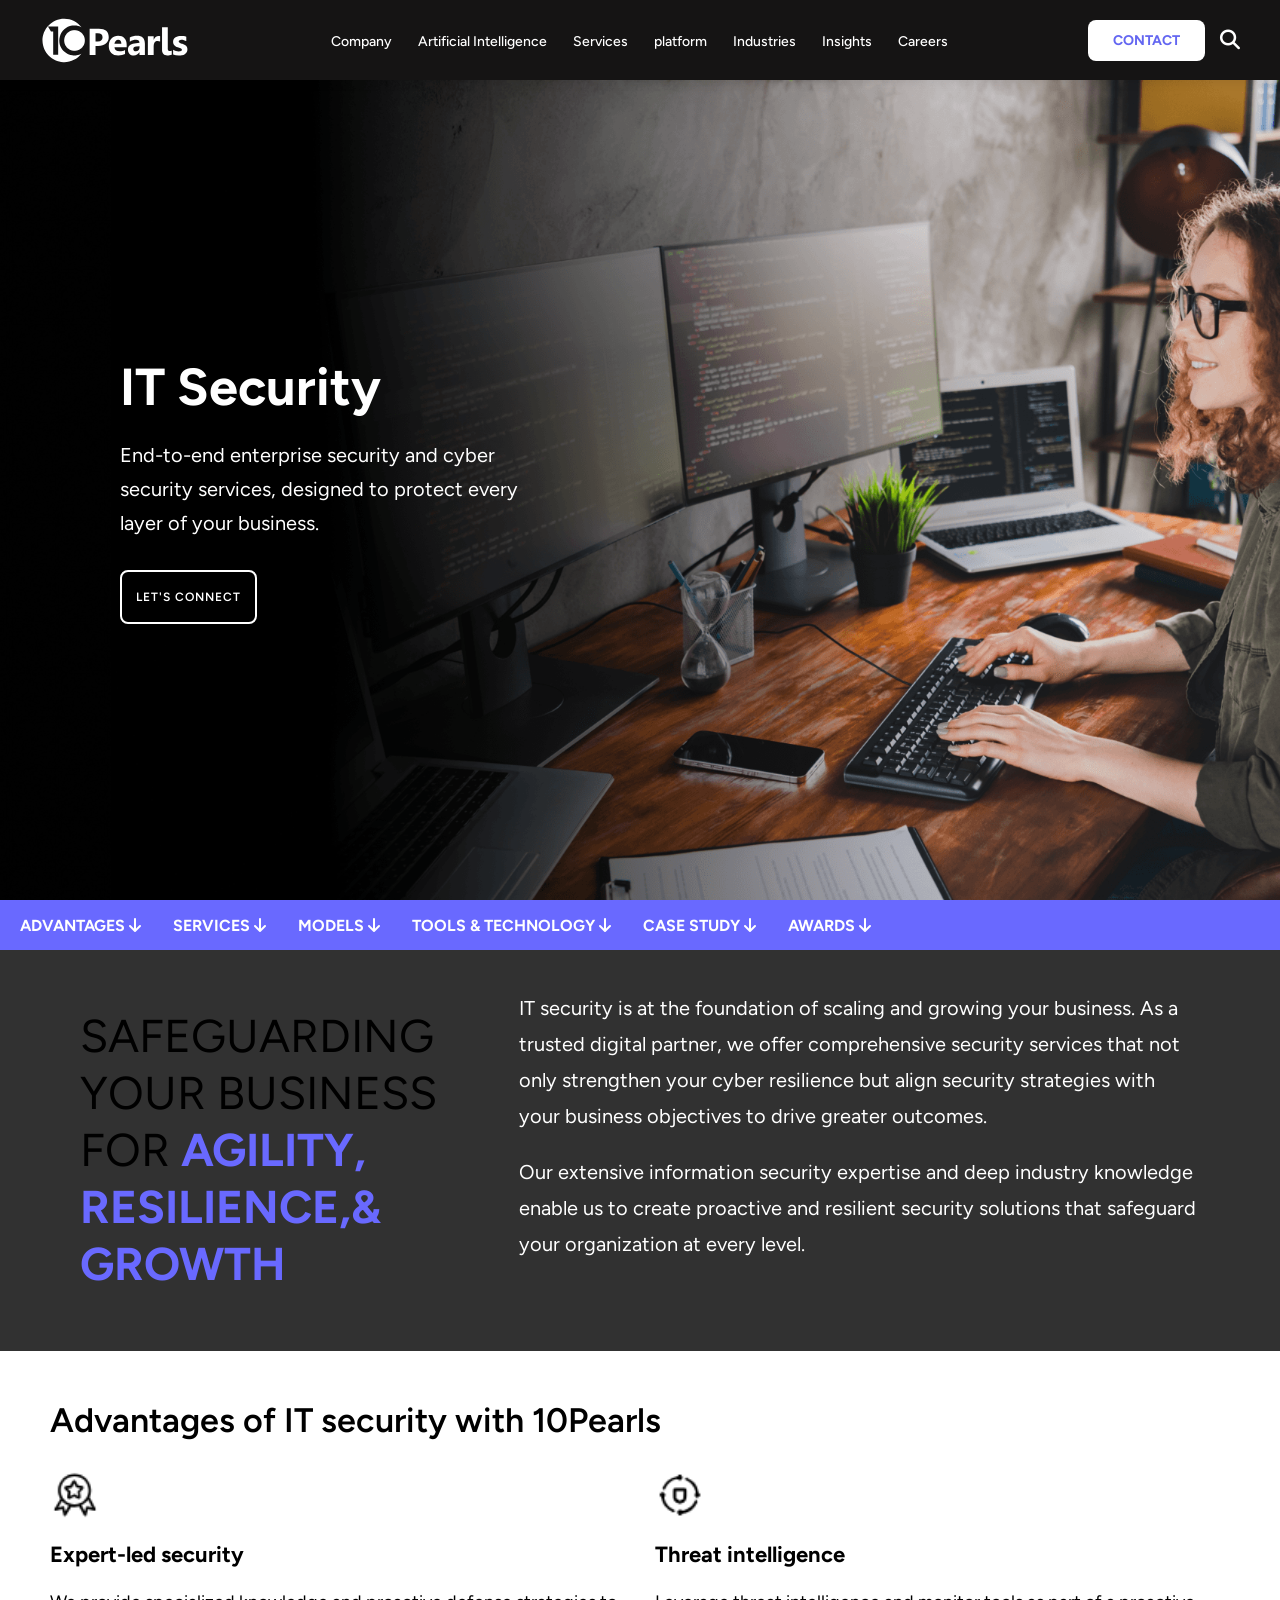
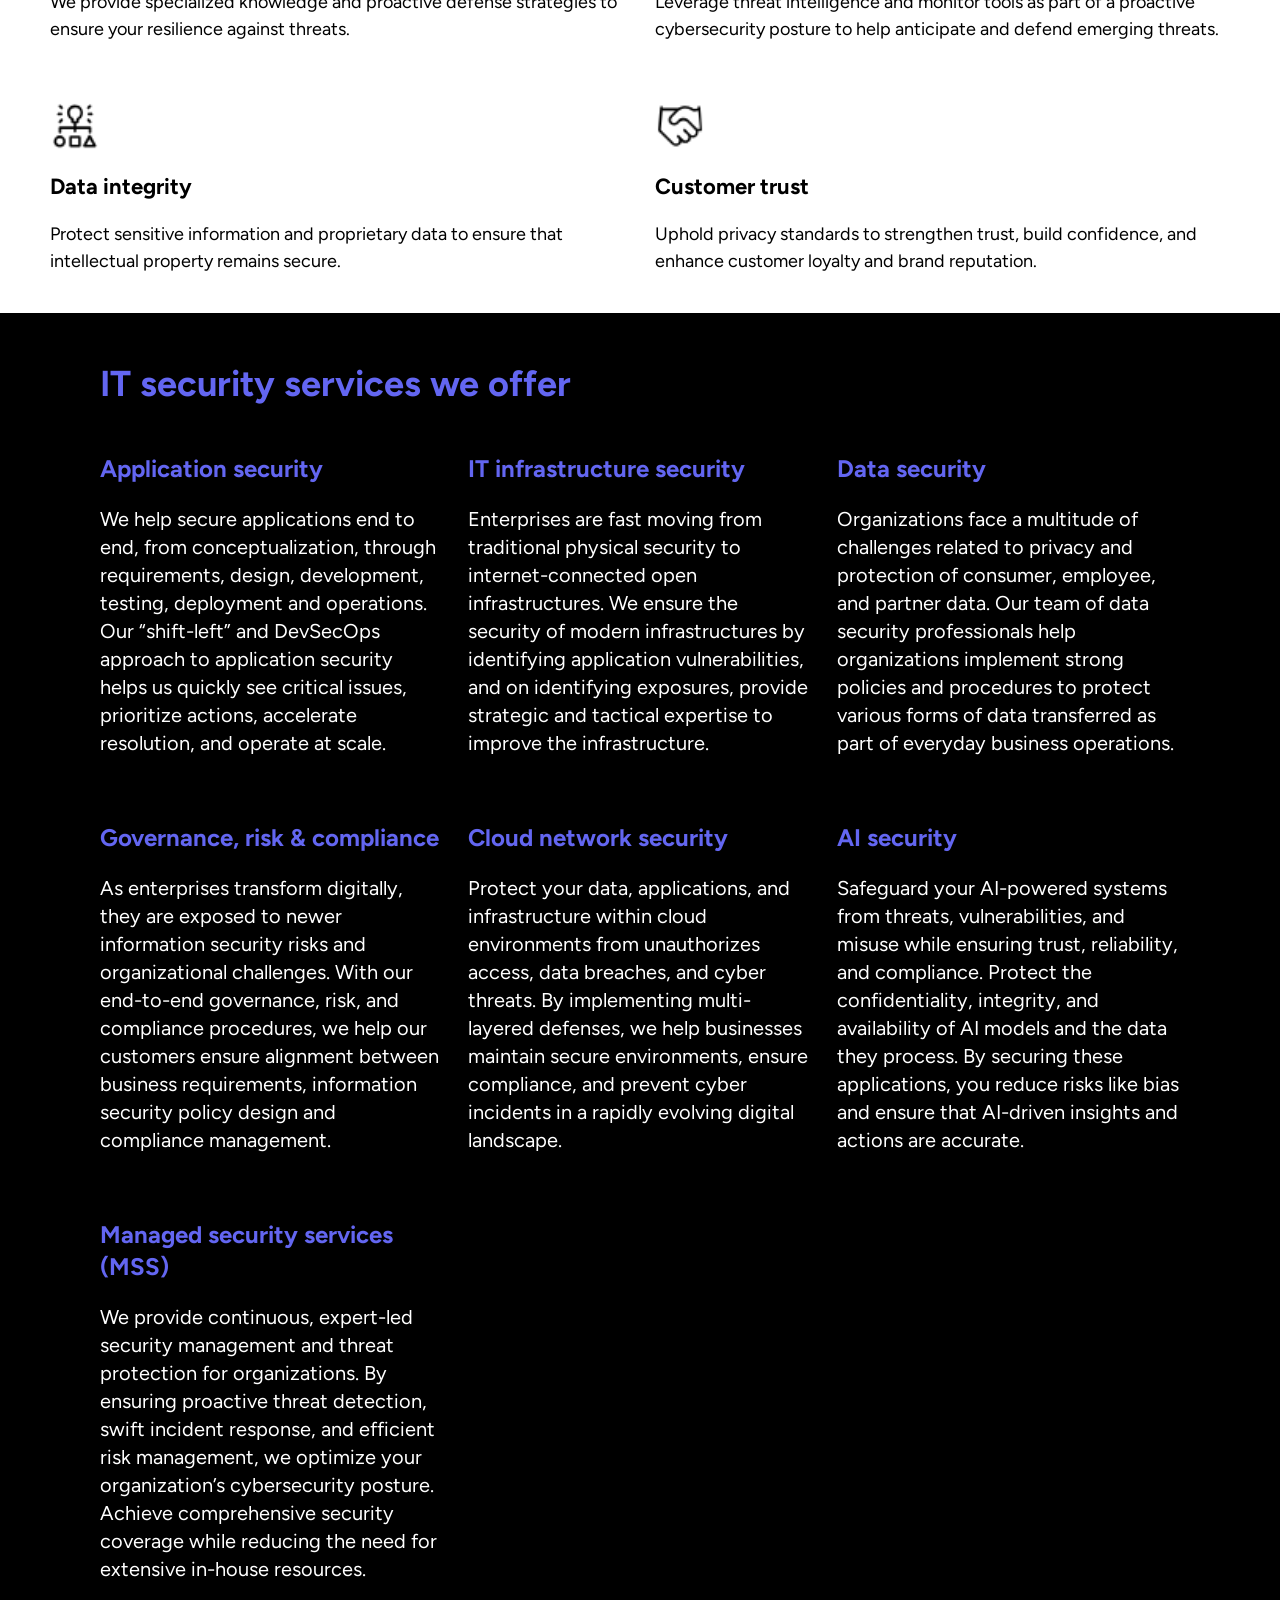
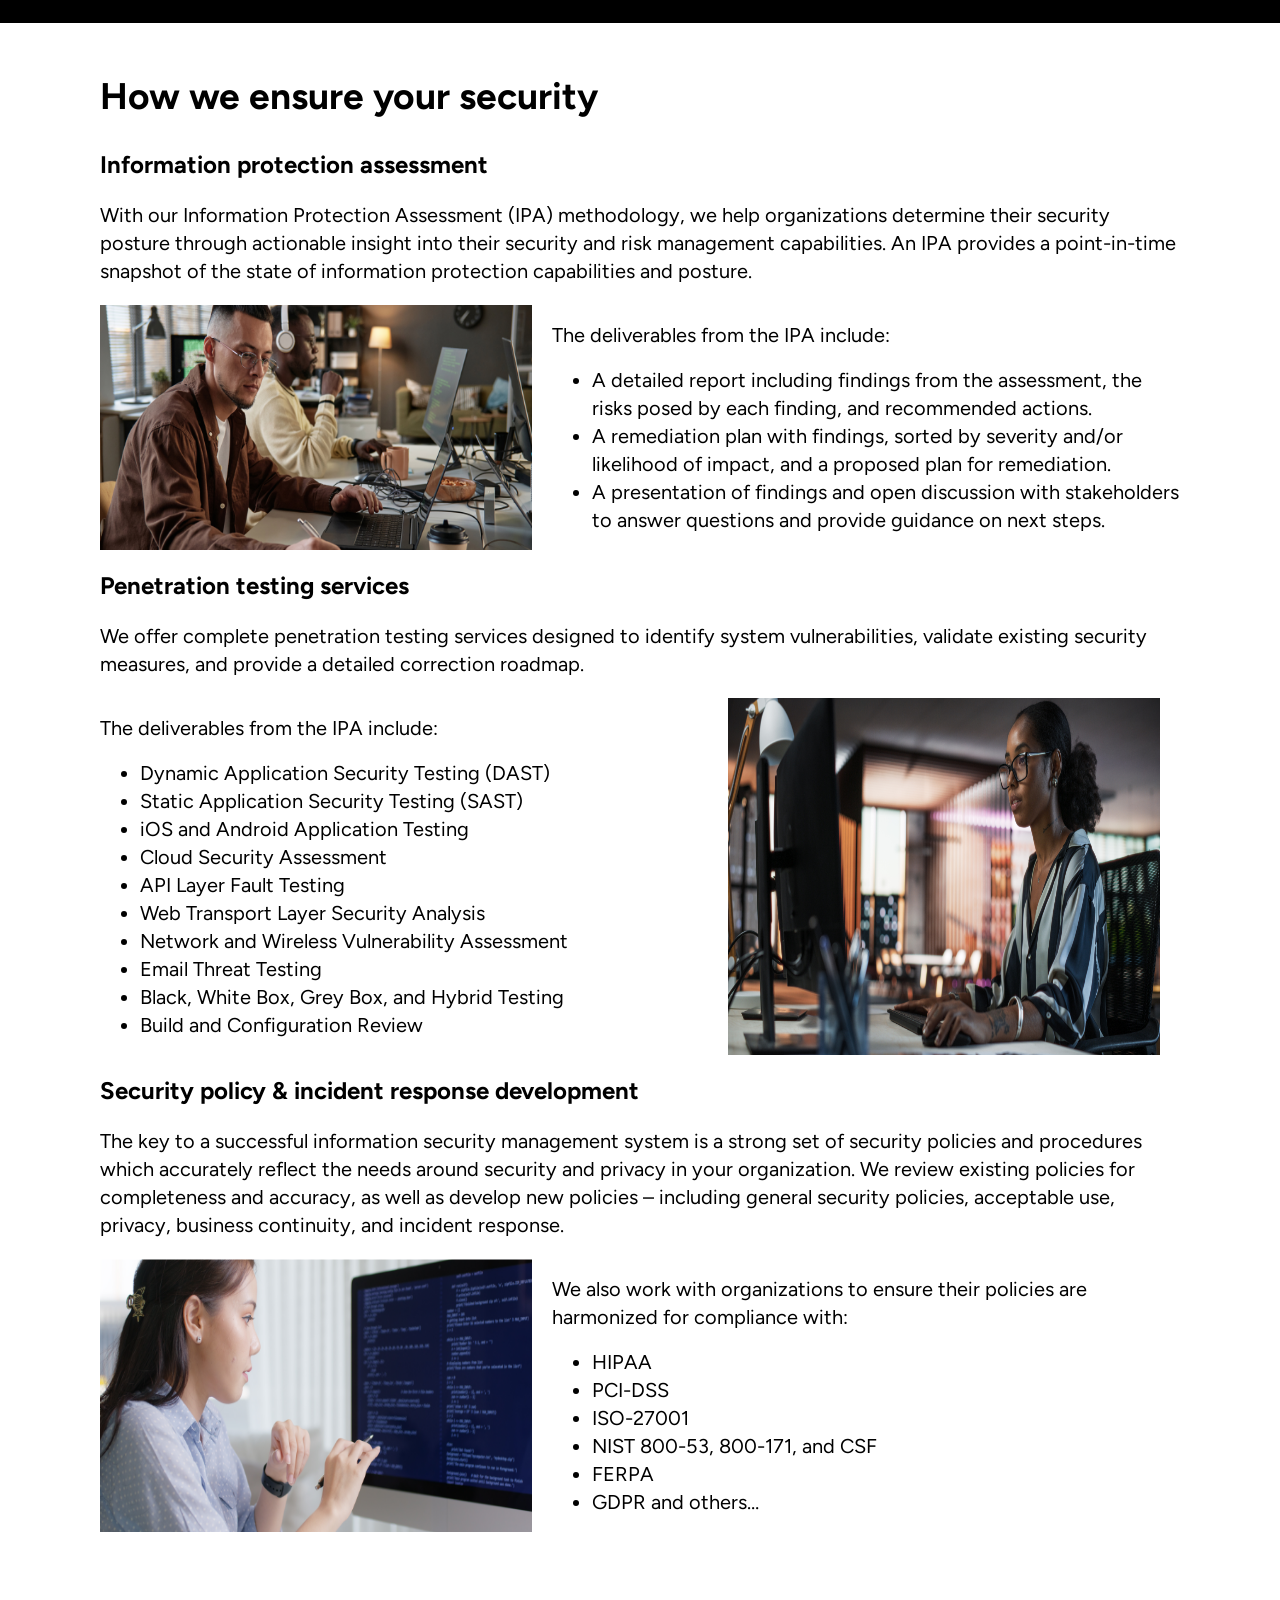
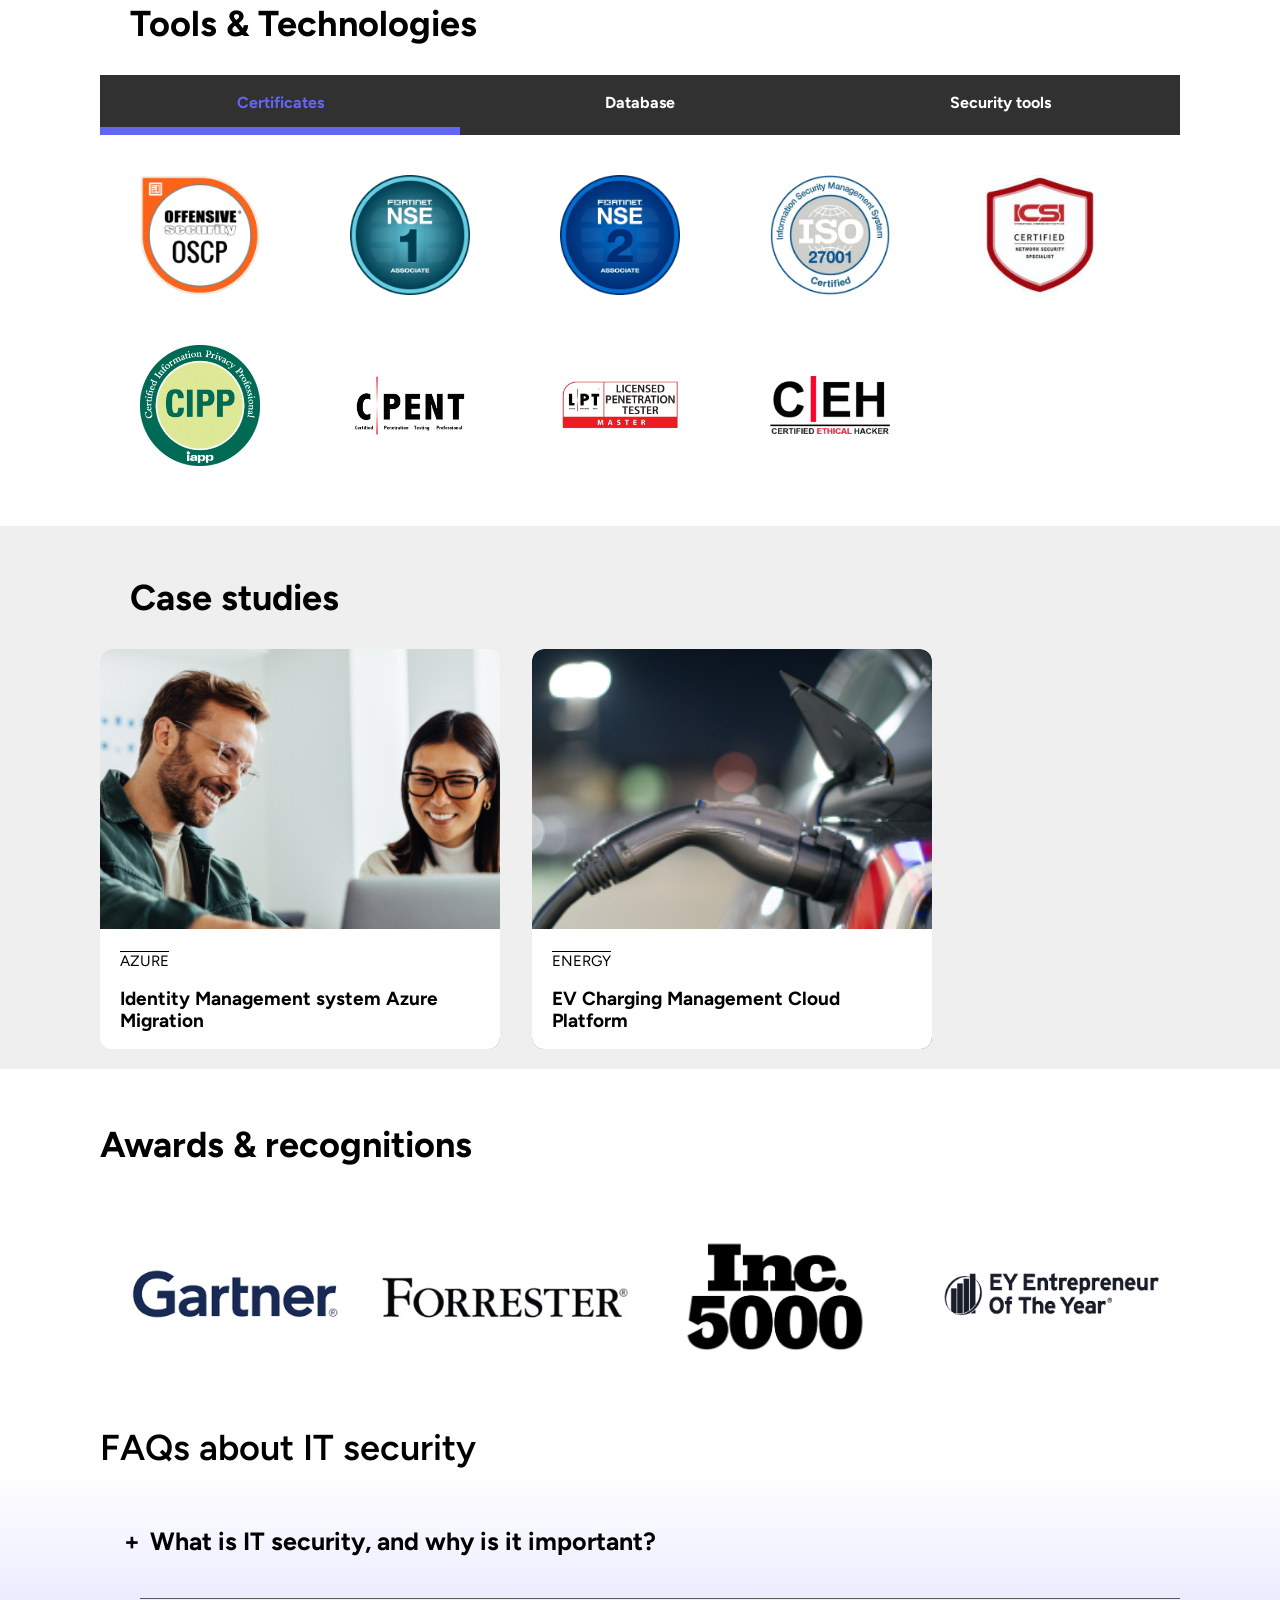
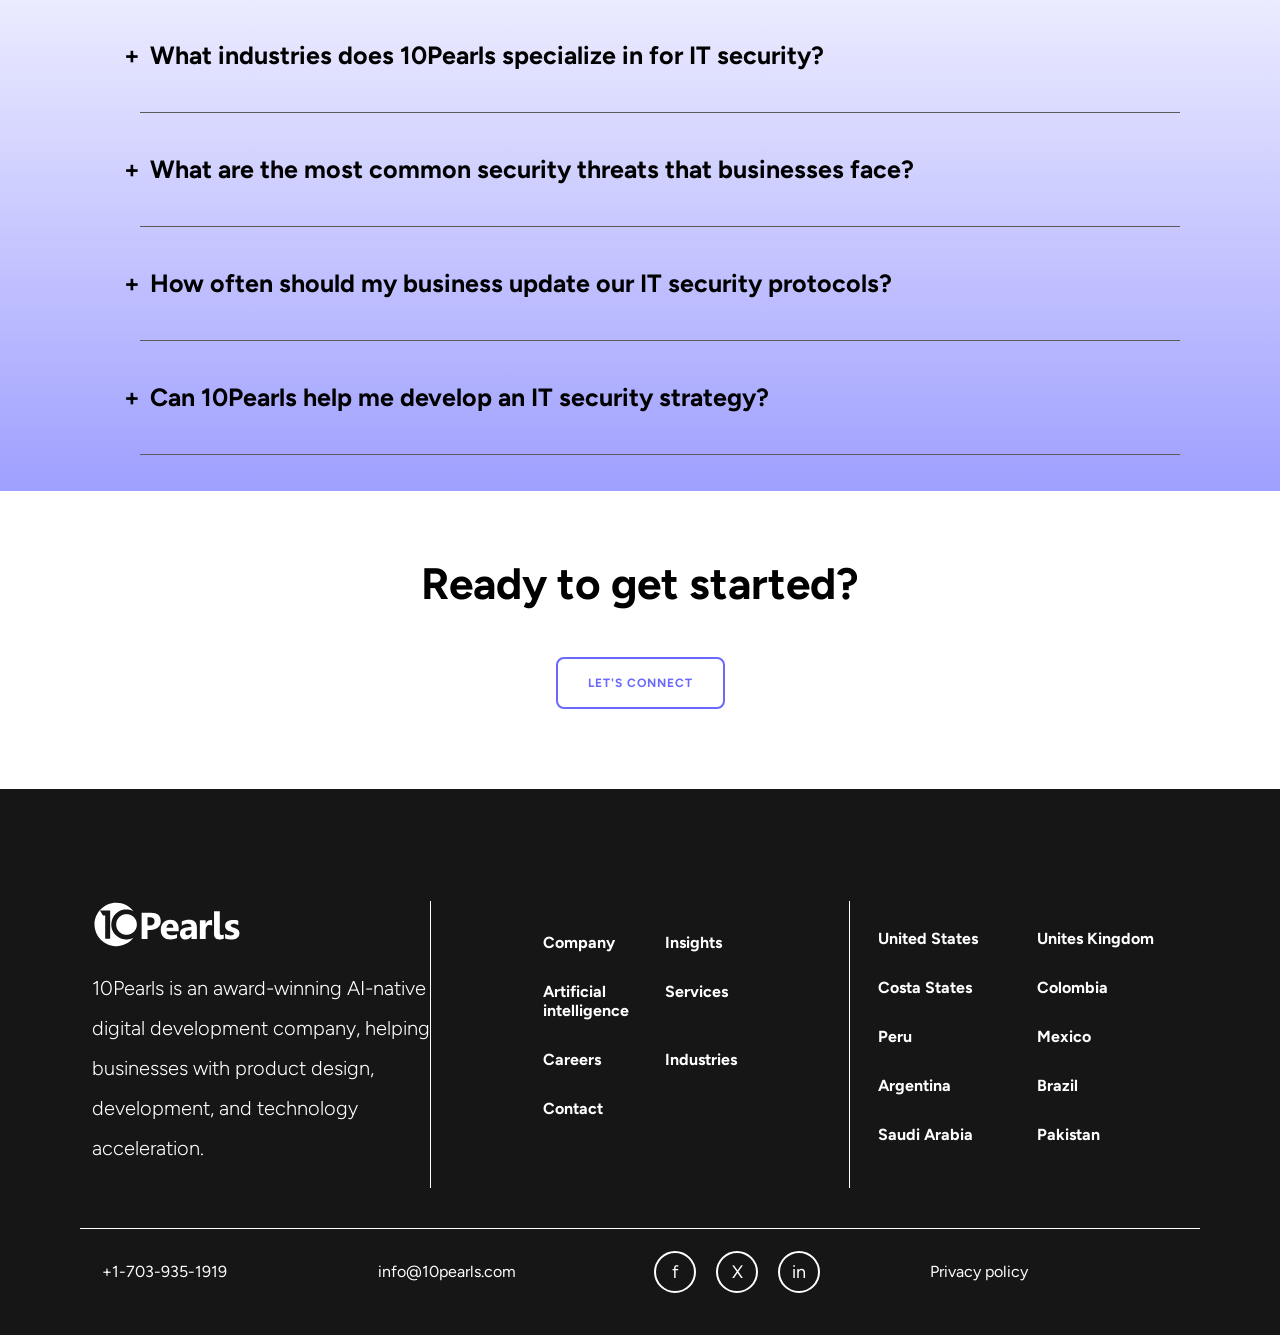
<file: It-security.html>
<!DOCTYPE html>
<html lang="en">

<head>
    <meta charset="UTF-8">
    <meta name="viewport" content="width=device-width, initial-scale=1.0">
    <link rel="stylesheet" href="https://cdnjs.cloudflare.com/ajax/libs/font-awesome/6.5.1/css/all.min.css">
    <link href="https://fonts.googleapis.com/css2?family=Figtree:wght@300;400;500;600;700;800;900&display=swap"
        rel="stylesheet">
    <link rel="stylesheet" href="it-security.css">
    <link rel="icon" type="image/png" href="Images/webpage-logo.png">
    <title>IT Security Services</title>
</head>

<body>
    <!-- Navbar -->
    <nav class="navbar">
        <a href="index.html" target="_self">
            <img src="home-Images/Logo.png" alt="Logo" width="150px" height="auto">
        </a>
        <ul class="nav-links">
            <li><a href="company.html" target="_self">Company</a></li>
            <li><a href="artificial.html" target="_self">Artificial Intelligence</a></li>
            <li><a href="Service.html" target="_self">Services</a></li>
            <li><a href="platform.html" target="_self">platform</a></li>
            <li><a href="industries.html" target="_self">Industries</a></li>
            <li><a href="insights.html" target="_self">Insights</a></li>
            <li><a href="career.html" target="_self">Careers</a></li>
        </ul>
        <div class="nav-btn-container">
            <a class="nav-btn" href="contact.html">Contact</a>
            <i class="fas fa-magnifying-glass search-icon"></i>
            <i id="bar-icon" class="fa-solid fa-bars"></i>
        </div>
    </nav>

    <!-- Hero Section -->
    <section class="hero-container">
        <div class="hero-content">
            <h1>IT Security</h1>
            <p>End-to-end enterprise security and cyber security services, designed to protect every layer of your
                business.</p>
            <a class="hero-btn" href="contact.html" target="_self">LET'S CONNECT</a>
        </div>
    </section>

    <!-- Navigation Section -->
    <section class="anchor-bar">
        <div class="responsive-options">
            <button type="button" class="responsive-toggle">GO TO SECTIONS <i
                    class="fa-solid fa-angle-down"></i></button>
        </div>

        <div class="anchor-links">
            <ul>
                <a href="#advantages-container">
                    <li>ADVANTAGES <i class="fa-solid fa-arrow-down"></i></li>
                </a>
                <a href="#service-container">
                    <li>SERVICES <i class="fa-solid fa-arrow-down"></i></li>
                </a>
                <a href="#models-container">
                    <li>MODELS <i class="fa-solid fa-arrow-down"></i></li>
                </a>
                <a href="#tools-container">
                    <li>TOOLS & TECHNOLOGY <i class="fa-solid fa-arrow-down"></i></li>
                </a>
                <a href="#case_study-container">
                    <li>CASE STUDY <i class="fa-solid fa-arrow-down"></i></li>
                </a>
                <a href="#awrads-container">
                    <li>AWARDS <i class="fa-solid fa-arrow-down"></i></li>
                </a>
            </ul>
        </div>
    </section>

    <!-- Agility Section -->
    <section class="agility-container">
        <div class="agility-content">
            <div class="agility-heading">
                <h1>SAFEGUARDING <br> YOUR BUSINESS FOR <span> Agility, RESILIENCE,& growth</span></h1>
            </div>
            <div class="agility-paragraph">
                <p>IT security is at the foundation of scaling and growing your business. As a trusted digital partner,
                    we offer comprehensive security services that not only strengthen your cyber resilience but align
                    security strategies with your business objectives to drive greater outcomes.</p>
                <p>Our extensive information security expertise and deep industry knowledge enable us to create
                    proactive and resilient security solutions that safeguard your organization at every level.</p>
            </div>
        </div>
    </section>

    <!-- Advantages Section -->
    <section class="advantages-container">
        <div class="advantages-content">
            <div class="advantages-heading">
                <h1>Advantages of IT security with 10Pearls</h1>
            </div>
            <div class="advantages-boxes-container">
                <div class="advantages-box">
                    <img src="It_Security-Images/expert.png" alt="Expert-icon">
                    <h1>Expert-led security</h1>
                    <p>We provide specialized knowledge and proactive defense strategies to ensure your resilience
                        against threats.</p>
                </div>

                <div class="advantages-box">
                    <img src="It_Security-Images/thread.png" alt="Treat-icon">
                    <h1>Threat intelligence</h1>
                    <p>Leverage threat intelligence and monitor tools as part of a proactive cybersecurity posture to
                        help anticipate and defend emerging threats.</p>
                </div>

                <div class="advantages-box">
                    <img src="It_Security-Images/data.png" alt="Data-icon">
                    <h1>Data integrity</h1>
                    <p>Protect sensitive information and proprietary data to ensure that intellectual property remains
                        secure.</p>
                </div>

                <div class="advantages-box">
                    <img src="It_Security-Images/trust.png" alt="trust-icon">
                    <h1>Customer trust</h1>
                    <p>Uphold privacy standards to strengthen trust, build confidence, and enhance customer loyalty and
                        brand reputation.</p>
                </div>
            </div>
        </div>
    </section>

    <!-- It Services Section -->
    <section class="services-section">
        <div class="service-heading">
            <h1>IT security services we offer</h1>
        </div>
        <div class="service-boxes">
            <div class="service-text-box">
                <h1>Application security</h1>
                <p>We help secure applications end to end, from conceptualization, through requirements, design,
                    development, testing, deployment and operations. Our “shift-left” and DevSecOps approach to
                    application security helps us quickly see critical issues, prioritize actions, accelerate
                    resolution, and operate at scale.</p>
            </div>

            <div class="service-text-box">
                <h1>IT infrastructure security</h1>
                <p>Enterprises are fast moving from traditional physical security to internet-connected open
                    infrastructures. We ensure the security of modern infrastructures by identifying application
                    vulnerabilities, and on identifying exposures, provide strategic and tactical expertise to improve
                    the infrastructure.</p>
            </div>

            <div class="service-text-box">
                <h1>Data security</h1>
                <p>Organizations face a multitude of challenges related to privacy and protection of consumer, employee,
                    and partner data. Our team of data security professionals help organizations implement strong
                    policies and procedures to protect various forms of data transferred as part of everyday business
                    operations.</p>
            </div>

            <div class="service-text-box">
                <h1>Governance, risk & compliance</h1>
                <p>As enterprises transform digitally, they are exposed to newer information security risks and
                    organizational challenges. With our end-to-end governance, risk, and compliance procedures, we help
                    our customers ensure alignment between business requirements, information security policy design and
                    compliance management.</p>
            </div>

            <div class="service-text-box">
                <h1>Cloud network security</h1>
                <p>Protect your data, applications, and infrastructure within cloud environments from unauthorizes
                    access, data breaches, and cyber threats. By implementing multi-layered defenses, we help businesses
                    maintain secure environments, ensure compliance, and prevent cyber incidents in a rapidly evolving
                    digital landscape.</p>
            </div>

            <div class="service-text-box">
                <h1>AI security</h1>
                <p>Safeguard your AI-powered systems from threats, vulnerabilities, and misuse while ensuring trust,
                    reliability, and compliance. Protect the confidentiality, integrity, and availability of AI models
                    and the data they process. By securing these applications, you reduce risks like bias and ensure
                    that AI-driven insights and actions are accurate.</p>
            </div>

            <div class="service-text-box">
                <h1>Managed security services (MSS)</h1>
                <p>We provide continuous, expert-led security management and threat protection for organizations. By
                    ensuring proactive threat detection, swift incident response, and efficient risk management, we
                    optimize your organization’s cybersecurity posture. Achieve comprehensive security coverage while
                    reducing the need for extensive in-house resources.</p>
            </div>

        </div>
    </section>

    <!-- Model section -->
    <section class="model-container">
        <div class="model-heading">
            <h1>How we ensure your security</h1>
        </div>
        <div class="model-information">
            <h1>Information protection assessment</h1>
            <p>With our Information Protection Assessment (IPA) methodology, we help organizations determine their
                security posture through actionable insight into their security and risk management capabilities. An IPA
                provides a point-in-time snapshot of the state of information protection capabilities and posture.</p>
        </div>
        <div class="model-information-main">
            <img src="It_Security-Images/model-info.png" alt="image">
            <div class="information-main">
                <h2>The deliverables from the IPA include:</h2>
                <ul>
                    <li>A detailed report including findings from the assessment, the risks posed by each finding, and
                        recommended actions.</li>
                    <li>A remediation plan with findings, sorted by severity and/or likelihood of impact, and a proposed
                        plan for remediation.</li>
                    <li>A presentation of findings and open discussion with stakeholders to answer questions and provide
                        guidance on next steps.</li>
                </ul>
            </div>
        </div>

        <div class="model-information">
            <h1>Penetration testing services</h1>
            <p>We offer complete penetration testing services designed to identify system vulnerabilities, validate
                existing security measures, and provide a detailed correction roadmap.</p>
        </div>
        <div class="model-information-main">
            <img src="It_Security-Images/model-info2.png" alt="image" style="order: 2; flex: 3;">
            <div class="information-main">
                <h2>The deliverables from the IPA include:</h2>
                <ul>
                    <li>Dynamic Application Security Testing (DAST)</li>
                    <li>Static Application Security Testing (SAST)</li>
                    <li>iOS and Android Application Testing</li>
                    <li>Cloud Security Assessment</li>
                    <li>API Layer Fault Testing</li>
                    <li>Web Transport Layer Security Analysis</li>
                    <li>Network and Wireless Vulnerability Assessment</li>
                    <li>Email Threat Testing</li>
                    <li>Black, White Box, Grey Box, and Hybrid Testing</li>
                    <li>Build and Configuration Review</li>
                </ul>
            </div>
        </div>

        <div class="model-information">
            <h1>Security policy & incident response development</h1>
            <p>The key to a successful information security management system is a strong set of security policies and
                procedures which accurately reflect the needs around security and privacy in your organization. We
                review existing policies for completeness and accuracy, as well as develop new policies – including
                general security policies, acceptable use, privacy, business continuity, and incident response.</p>
        </div>
        <div class="model-information-main">
            <img src="It_Security-Images/model-info3.png" alt="image">
            <div class="information-main">
                <h2>We also work with organizations to ensure their policies are harmonized for compliance with:</h2>
                <ul>
                    <li>HIPAA</li>
                    <li>PCI-DSS</li>
                    <li>ISO-27001</li>
                    <li>NIST 800-53, 800-171, and CSF</li>
                    <li>FERPA</li>
                    <li>GDPR and others…</li>
                </ul>
            </div>
        </div>
    </section>

    <!-- Tools & Technology Section -->
    <section class="technology-container">
        <div class="technology-heading">
            <h1>Tools & Technologies</h1>
        </div>
        <div class="technology-options-box">
            <div class="open-hover1">
                <h1>Certificates</h1>
            </div>
            <div class="open-hover2">
                <h1>Database</h1>
            </div>
            <div class="open-hover3">
                <h1>Security tools</h1>
            </div>
        </div>
        <div class="technology-certificates-logos">
            <img src="It_Security-Images/logo-1.png" alt="Logo">
            <img src="It_Security-Images/logo-2.png" alt="Logo">
            <img src="It_Security-Images/logo-3.png" alt="Logo">
            <img src="It_Security-Images/logo--4.png" alt="Logo">
            <img src="It_Security-Images/logo-5 (2).png" alt="Logo">
            <img src="It_Security-Images/logo-6 (2).png" alt="Logo">
            <img src="It_Security-Images/logo-7 (2).png" alt="Logo">
            <img src="It_Security-Images/logo-8.png" alt="Logo">
            <img src="It_Security-Images/logo-9.png" alt="Logo">
        </div>
    </section>

    <!-- Case Studies Section -->
    <section class="studies-container">
        <div class="studies-heading">
            <h1>Case studies</h1>
        </div>
        <div class="studies-content">
            <div class="studies-card">
                <img src="It_Security-Images/studies-card-1.png">
                <div class="studies-card-text">
                    <p class="heading-tag">AZURE</p>
                    <h1 class="card-heading">Identity Management system Azure Migration</h1>
                    <p>Lorem ipsum dolor sit amet consectetur adipisicing elit. Modi, odio nihil ipsa quo aliquam saepe
                        reprehenderit. Optio libero dolore illum cum ad alias harum, enim quaerat quia necessitatibus
                        recusandae sed!
                        Porro perferendis exercitationem optio ullam doloremque distinctio quam quis officiis accusamus
                        nulla nesciunt maxime laborum labore, esse facere, sit quidem voluptatem! Ad modi alias officia
                        velit sit laudantium expedita nesciunt.</p>
                </div>
            </div>

            <div class="studies-card">
                <img src="It_Security-Images/studies-card-2.png">
                <div class="studies-card-text">
                    <p class="heading-tag">ENERGY</p>
                    <h1 class="card-heading">EV Charging Management Cloud Platform</h1>
                    <p>Lorem ipsum dolor sit amet consectetur adipisicing elit. Modi, odio nihil ipsa quo aliquam saepe
                        reprehenderit. Optio libero dolore illum cum ad alias harum, enim quaerat quia necessitatibus
                        recusandae sed!
                        Porro perferendis exercitationem optio ullam doloremque distinctio quam quis officiis accusamus
                        nulla nesciunt maxime laborum labore, esse facere, sit quidem voluptatem! Ad modi alias officia
                        velit sit laudantium expedita nesciunt.</p>
                </div>
            </div>
        </div>
    </section>

    <!-- Award Section -->
    <section class="award-container">
        <div class="award-main">
            <div class="award-heading">
                <h1>Awards & recognitions</h1>
            </div>
            <div class="award-content">
                <img src="It_Security-Images/trusted-logo-1.png" alt="logo">
                <img src="It_Security-Images/trusted-logo-2.jpg" alt="logo">
                <img src="It_Security-Images/trusted-logo-3.jpg" alt="logo">
                <img src="It_Security-Images/trusted-logo-4.png" alt="logo">
            </div>
    </section>

    <!-- FAQs Section -->
    <section class="faq-container">
        <div class="faq-container-content">
            <div class="faq-heading">FAQs about IT security</div>
            <div class="faq-list">
                <ul>
                    <li>What is IT security, and why is it important?</li>
                    <li>What industries does 10Pearls specialize in for IT security?</li>
                    <li>What are the most common security threats that businesses face?</li>
                    <li>How often should my business update our IT security protocols?</li>
                    <li>Can 10Pearls help me develop an IT security strategy?</li>
                </ul>
            </div>
        </div>
    </section>

    <!-- Contect Section -->
    <section class="contact-container">
        <div class="contact-content">
            <div class="contact-heading">
                <h1>Ready to get started?</h1>
            </div>
            <div class="contact-btn-container">
                <a href="contact.html" target="_self" class="contact-btn">LET'S CONNECT</a>
            </div>
        </div>
    </section>

    <!-- Footer -->
    <footer class="footer">
        <div class="footer-container">
            <div class="footer-content">
                <div class="footer-10pearl" id="footer-box1">
                    <img src="home-Images/Logo.png" alt="10 Pearl Logo">
                    <p>10Pearls is an award-winning AI-native digital development company, helping businesses with
                        product
                        design, development, and technology acceleration.</p>
                </div>
                <div class="footer-links" id="footer-box2">
                    <ul>
                        <li>Company</li>
                        <li>Insights</li>
                        <li>Artificial intelligence</li>
                        <li>Services</li>
                        <li>Careers</li>
                        <li>Industries</li>
                        <li>Contact</li>
                    </ul>
                </div>
                <div class="footer-locations" id="footer-box3">
                    <ul>
                        <li>United States</li>
                        <li>Unites Kingdom</li>
                        <li>Costa States</li>
                        <li>Colombia</li>
                        <li>Peru</li>
                        <li>Mexico</li>
                        <li>Argentina</li>
                        <li>Brazil</li>
                        <li>Saudi Arabia</li>
                        <li>Pakistan</li>
                    </ul>
                </div>
            </div>
            <div class="footer-last">
                <div class="footer-num">+1-703-935-1919</div>
                <div class="footer-email"> info@10pearls.com</div>
                <div class="footer-social">
                    <ul>
                        <li><a href="https://facebook.com/" target="_blank">f</a></li>
                        <li><a href="https://x.com/" target="_blank">X</a></li>
                        <li><a href="https://www.linkedin.com/" target="_blank">in</a></li>
                    </ul>
                </div>
                <div class="social-last">Privacy policy</div>
            </div>
        </div>
    </footer>
</body>

</html>
</file>
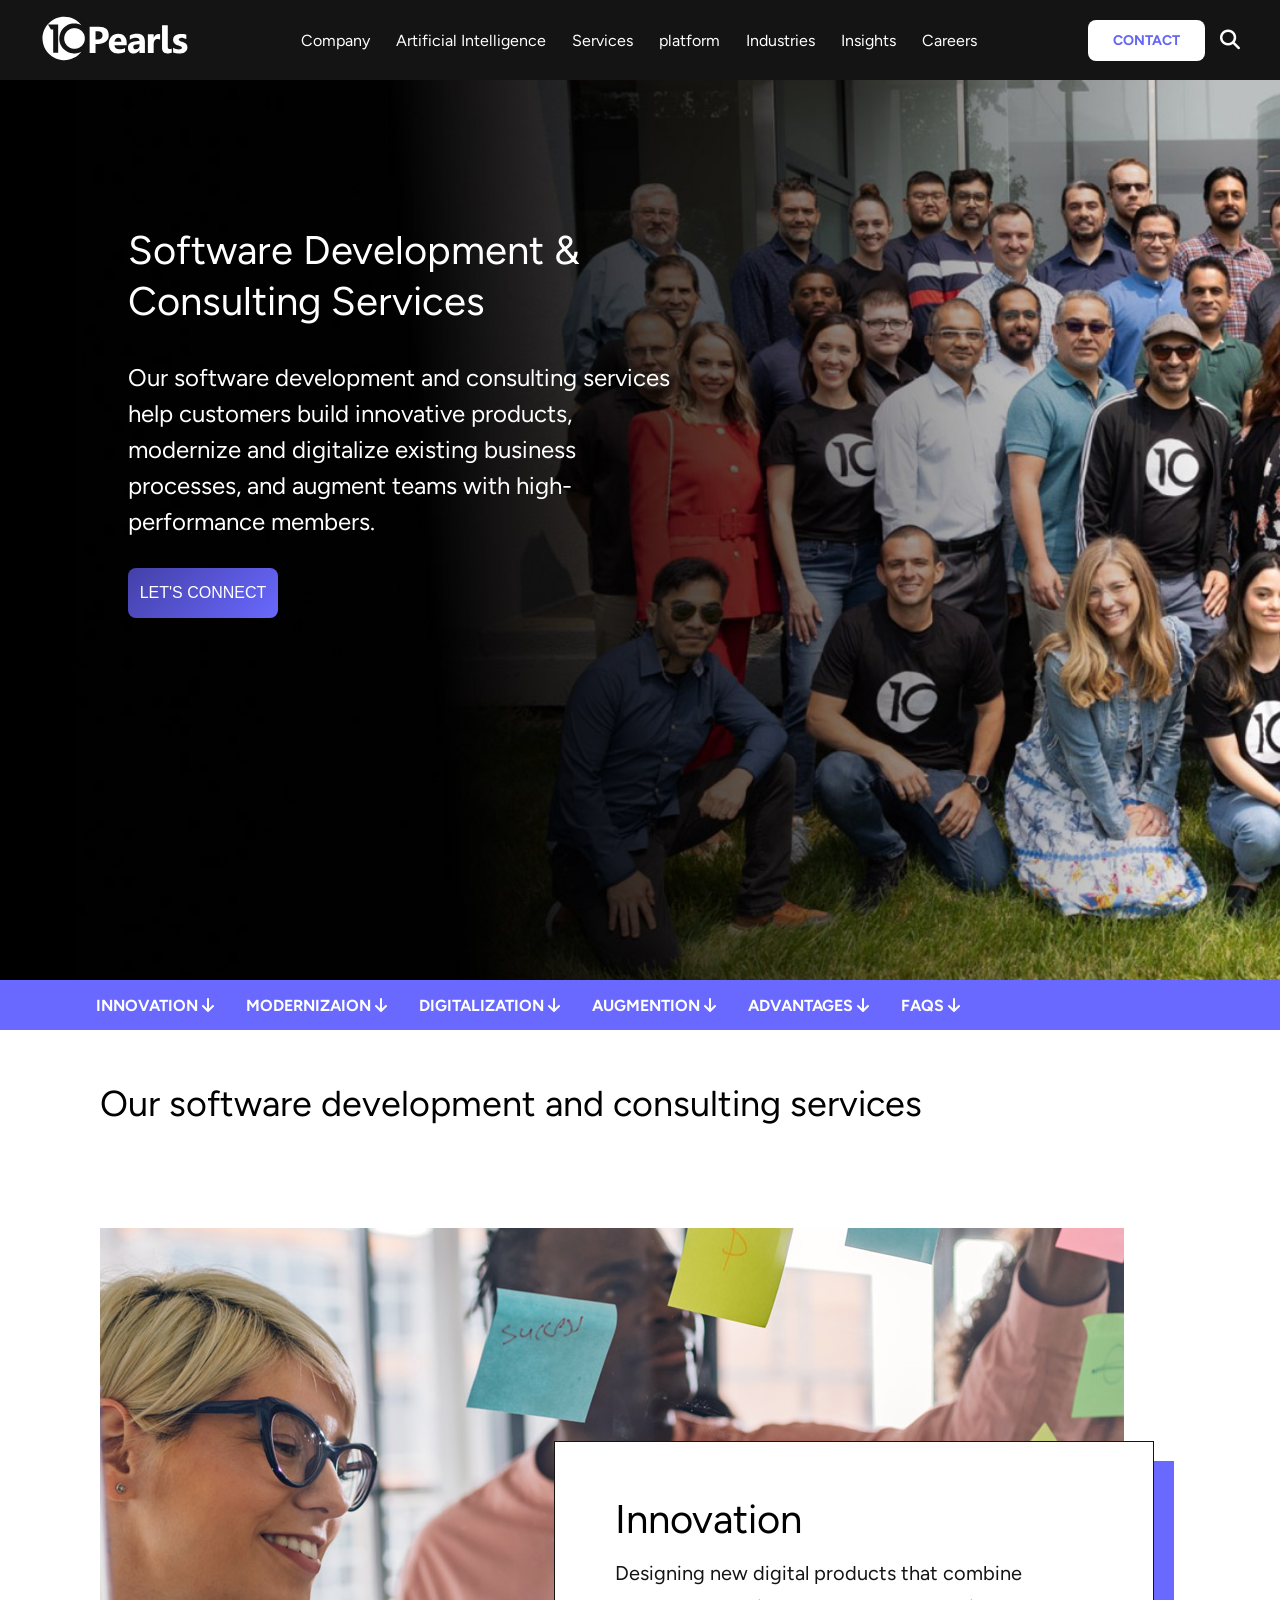
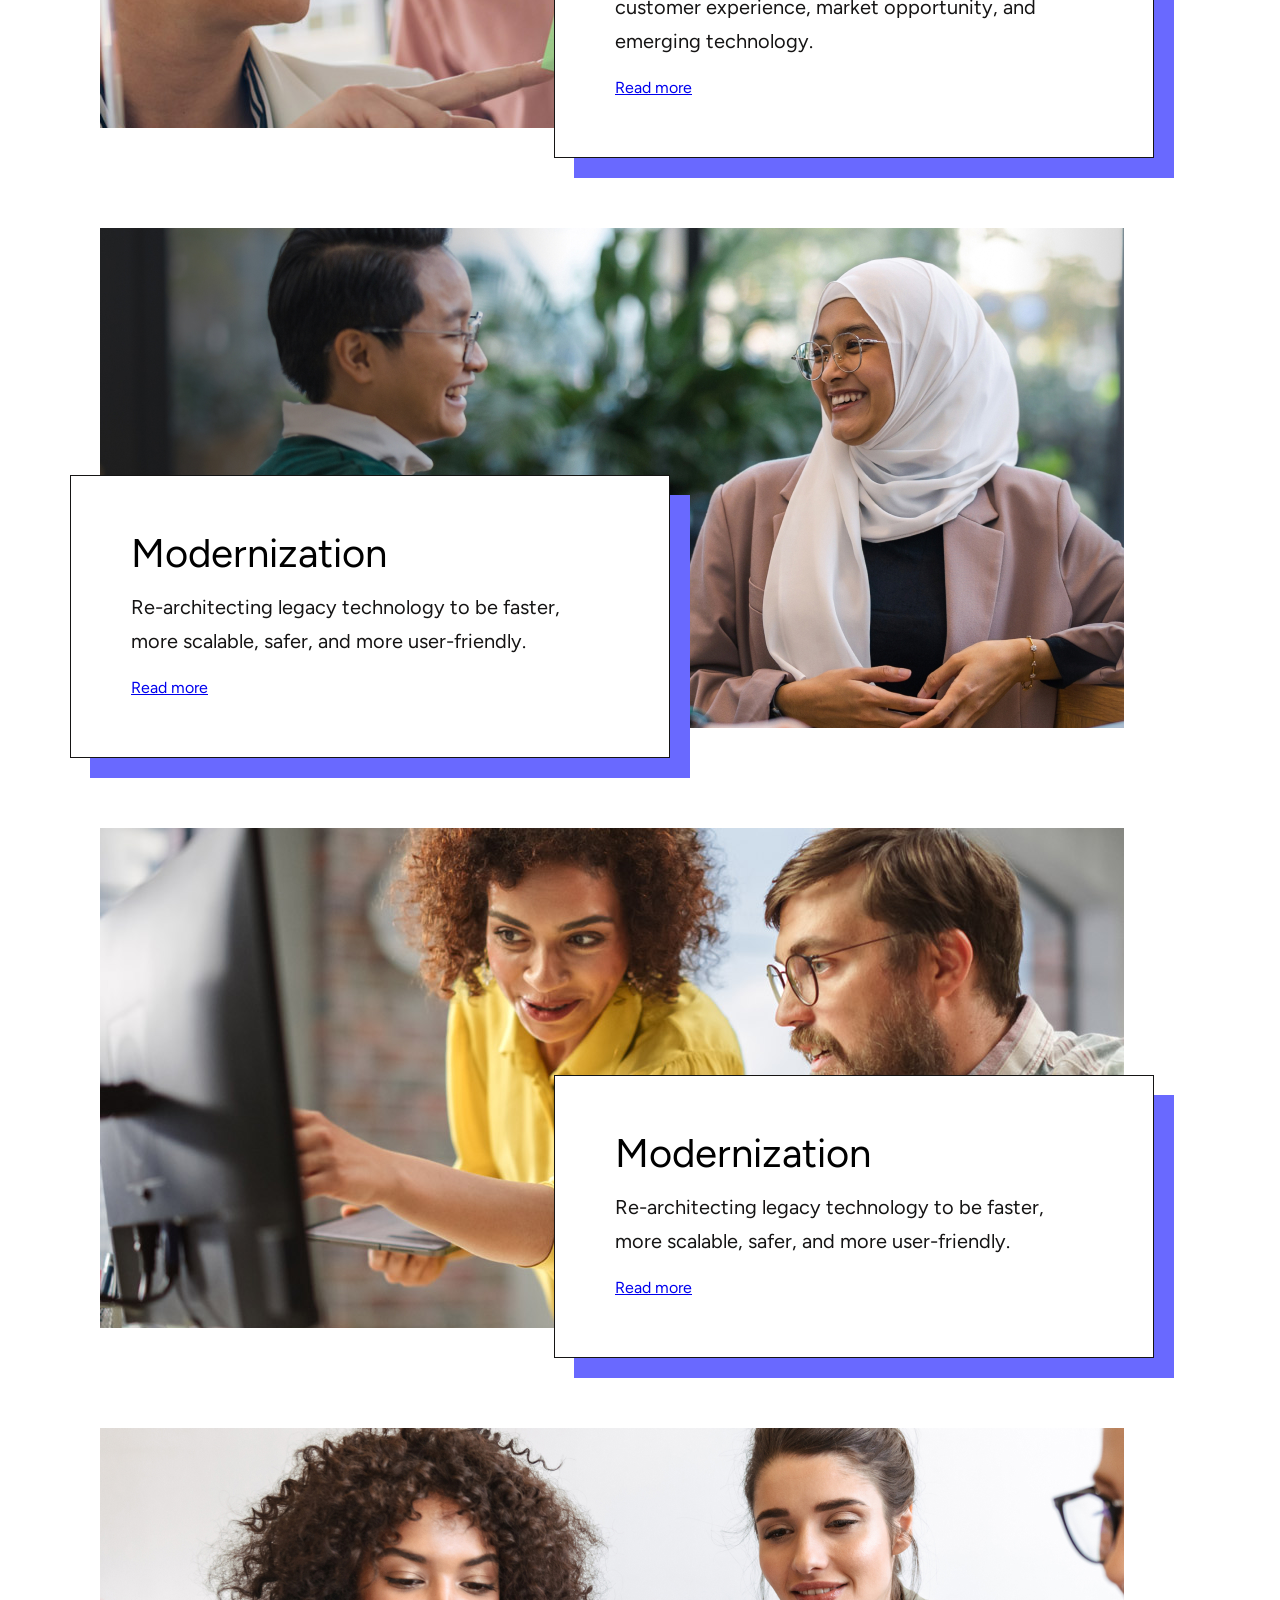
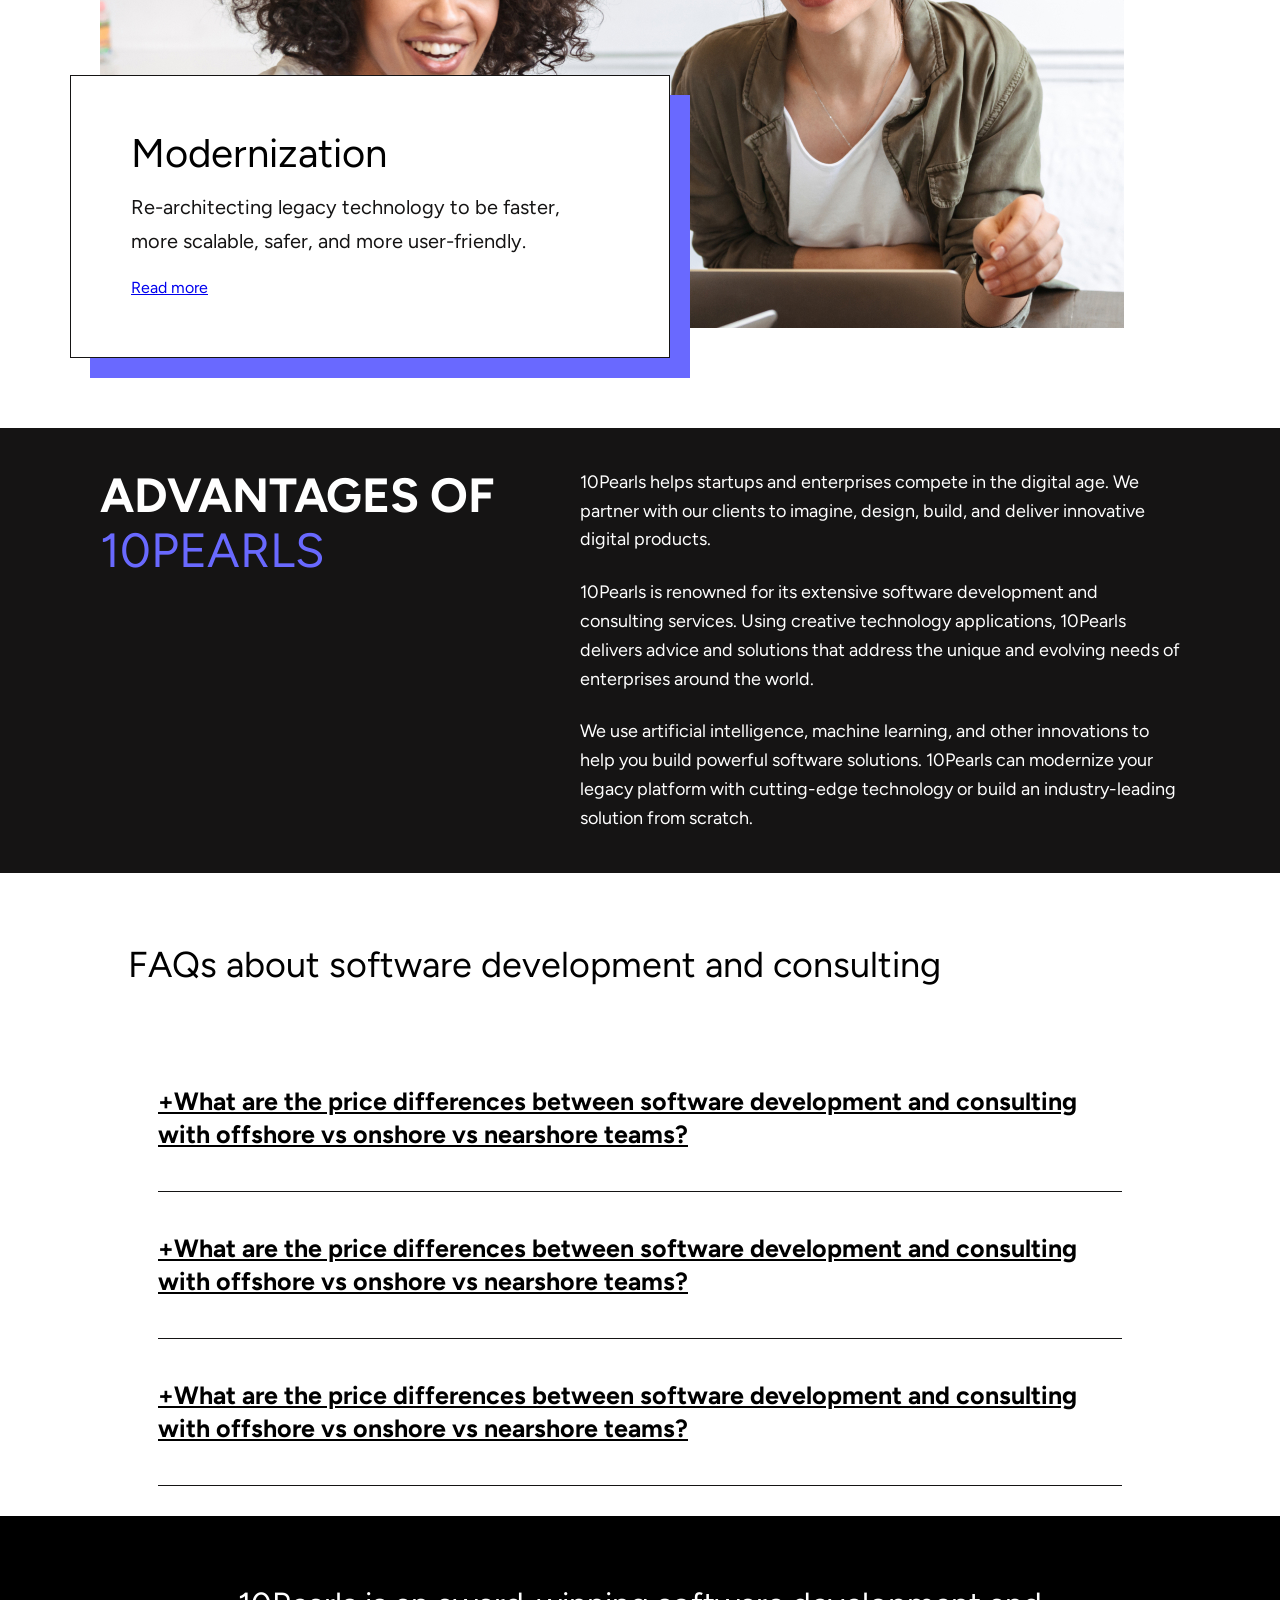
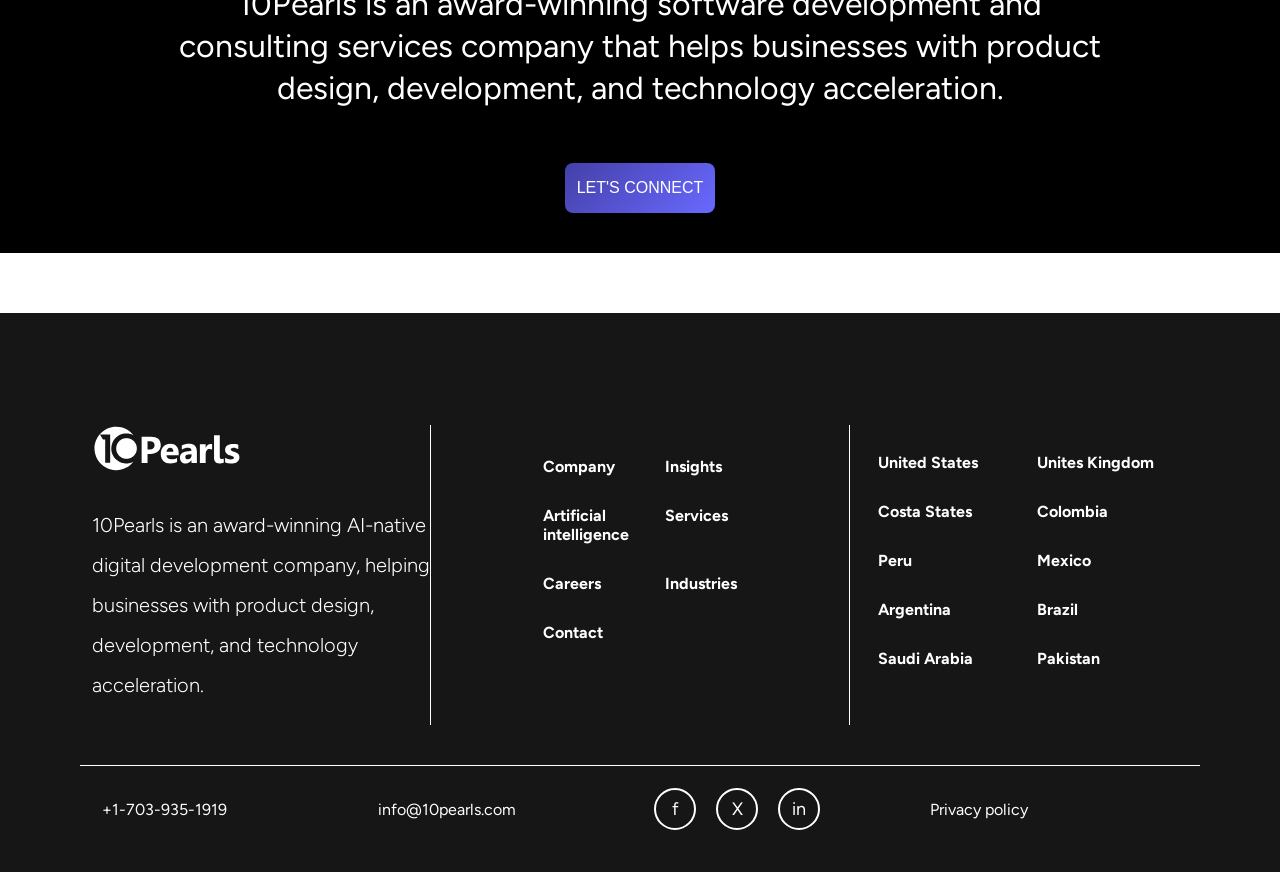
<file: service.html>
<!DOCTYPE html>
<html lang="en">

<head>
    <meta charset="UTF-8">
    <meta name="viewport" content="width=device-width, initial-scale=1.0">
    <link rel="stylesheet" href="https://cdnjs.cloudflare.com/ajax/libs/font-awesome/6.5.1/css/all.min.css">
    <link href="https://fontawesome.com/" rel="stylesheet">
    <link href="https://fonts.googleapis.com/css2?family=Figtree:wght@300;400;500;600;700;800;900&display=swap"
        rel="stylesheet">
    <link rel="stylesheet" href="service.css">
    <link rel="icon" type="image/png" href="Images/webpage-logo.png">
    <title>Software Development & Consulting Services</title>
</head>

<body>
    <!-- Navbar -->
    <nav class="navbar">
        <a href="index.html" target="_self">
            <img src="home-Images/Logo.png" alt="Logo" width="150px" height="auto">
        </a>
        <ul class="nav-links">
            <li><a href="company.html" target="_self">Company</a></li>
            <li><a href="artificial.html" target="_self">Artificial Intelligence</a></li>
            <li><a href="Service.html" target="_self" class="active">Services</a></li>
            <li><a href="platform.html" target="_self">platform</a></li>
            <li><a href="industries.html" target="_self">Industries</a></li>
            <li><a href="insights.html" target="_self">Insights</a></li>
            <li><a href="career.html" target="_self">Careers</a></li>
        </ul>
        <div class="nav-btn-container">
            <a class="nav-btn" href="contact.html">Contact</a>
            <i class="fas fa-magnifying-glass search-icon"></i>
            <i id="bar-icon" class="fa-solid fa-bars"></i>
        </div>
    </nav>

    <!-- Hero Section -->
    <section class="hero-container">
        <div class="hero-content">
            <div class="hero-text">
                <h1>Software Development & Consulting Services</h1>
                <p>
                    Our software development and consulting services help customers build innovative products, modernize
                    and
                    digitalize existing business processes, and augment teams with high-performance members.
                </p>
                <a class="hero-btn" href="contact.html" target="_self">LET'S CONNECT</a>
            </div>
        </div>
    </section>

    <section class="anchor-bar">
        <div class="anchor-links">
            <ul>
                <li>INNOVATION <i class="fa-solid fa-arrow-down"></i></li>
                <li>MODERNIZAION <i class="fa-solid fa-arrow-down"></i></li>
                <li>DIGITALIZATION <i class="fa-solid fa-arrow-down"></i></li>
                <li>AUGMENTION <i class="fa-solid fa-arrow-down"></i></li>
                <li>ADVANTAGES <i class="fa-solid fa-arrow-down"></i></li>
                <li>FAQS <i class="fa-solid fa-arrow-down"></i></li>
            </ul>
        </div>

    </section>

    <section class="service-container">
        <h1>Our software development and consulting services</h1>
        <div class="services-boxes-container">
            <div class="service-box">
                <div class="box-img1">

                </div>
                <div class="box-text" id="right">
                    <h1>Innovation</h1>
                    <p>Designing new digital products that combine customer experience, market opportunity, and emerging
                        technology.</p>
                    <a href="innovation.html">Read more</a>
                </div>
            </div>

            <div class="service-box">
                <div class="box-img2">

                </div>
                <div class="box-text" id="left">
                    <h1>Modernization</h1>
                    <p>Re-architecting legacy technology to be faster, more scalable, safer, and more user-friendly.</p>
                    <a href="innovation.html">Read more</a>
                </div>
            </div>

            <div class="service-box">
                <div class="box-img3">

                </div>
                <div class="box-text" id="right">
                    <h1>Modernization</h1>
                    <p>Re-architecting legacy technology to be faster, more scalable, safer, and more user-friendly.</p>
                    <a href="innovation.html">Read more</a>
                </div>
            </div>

            <div class="service-box">
                <div class="box-img4">

                </div>
                <div class="box-text" id="left">
                    <h1>Modernization</h1>
                    <p>Re-architecting legacy technology to be faster, more scalable, safer, and more user-friendly.</p>
                    <a href="innovation.html">Read more</a>
                </div>
            </div>

        </div>
    </section>

    <!-- Advantages section -->
    <section class="advantages-container">
        <div class="advantages-heading">
            <h1>ADVANTAGES OF</h1>
            <h2>10PEARLS</h2>
        </div>
        <div class="advantages-par">
            <p>10Pearls helps startups and enterprises compete in the digital age. We partner with our clients to
                imagine, design, build, and deliver innovative digital products.</p>
            <p>10Pearls is renowned for its extensive software development and consulting services. Using creative
                technology applications, 10Pearls delivers advice and solutions that address the unique and evolving
                needs of enterprises around the world.</p>
            <p>We use artificial intelligence, machine learning, and other innovations to help you build powerful
                software solutions. 10Pearls can modernize your legacy platform with cutting-edge technology or build an
                industry-leading solution from scratch.</p>
        </div>
    </section>

    <section class="faqs-container">
        <div class="circle1"></div>
        <div class="circle2"></div>
        <div class="circle3"></div>
        <div class="faqs-content">
            <h1>FAQs about software development and consulting</h1>
            <div class="faqs-option">
                <div class="faq-1">
                    <li>What are the price differences between software development and consulting with offshore vs
                        onshore vs nearshore teams?</li>
                </div>
                <div class="faq-2">
                    <li>What are the price differences between software development and consulting with offshore vs
                        onshore vs nearshore teams?</li>
                </div>
                <div class="faq-3">
                    <li>What are the price differences between software development and consulting with offshore vs
                        onshore vs nearshore teams?</li>
                </div>
            </div>
        </div>
    </section>

    <!-- Contact Section -->
    <section class="contact-container">
        <div class="contact-content">
            <h1>10Pearls is an award-winning software development and consulting services company that helps businesses
                with product design, development, and technology acceleration.</h1>
            <a href="contact.html" target="_self" class="contact-btn">LET'S CONNECT</a>
        </div>
    </section>

    <!-- Footer -->
    <footer class="footer">
        <div class="footer-container">
            <div class="footer-content">
                <div class="footer-10pearl" id="footer-box1">
                    <img src="home-Images/Logo.png" alt="10 Pearl Logo">
                    <p>10Pearls is an award-winning AI-native digital development company, helping businesses with
                        product
                        design, development, and technology acceleration.</p>
                </div>
                <div class="footer-links" id="footer-box2">
                    <ul>
                        <li>Company</li>
                        <li>Insights</li>
                        <li>Artificial intelligence</li>
                        <li>Services</li>
                        <li>Careers</li>
                        <li>Industries</li>
                        <li>Contact</li>
                    </ul>
                </div>
                <div class="footer-locations" id="footer-box3">
                    <ul>
                        <li>United States</li>
                        <li>Unites Kingdom</li>
                        <li>Costa States</li>
                        <li>Colombia</li>
                        <li>Peru</li>
                        <li>Mexico</li>
                        <li>Argentina</li>
                        <li>Brazil</li>
                        <li>Saudi Arabia</li>
                        <li>Pakistan</li>
                    </ul>
                </div>
            </div>
            <div class="footer-last">
                <div class="footer-num">+1-703-935-1919</div>
                <div class="footer-email"> info@10pearls.com</div>
                <div class="footer-social">
                    <ul>
                        <li><a href="https://facebook.com/" target="_blank">f</a></li>
                        <li><a href="https://x.com/" target="_blank">X</a></li>
                        <li><a href="https://www.linkedin.com/" target="_blank">in</a></li>
                    </ul>
                </div>
                <div class="social-last">Privacy policy</div>
            </div>
        </div>
    </footer>
</body>

</html>
</file>
<file: style.css>
body {
    width: 100%;
    margin: 0;
    padding: 0;
    overflow-x: hidden;
    font-family: 'Figtree', sans-serif;
}

/* Navbar */
.navbar {
    width: 100%;
    height: 100px;
    display: flex;
    color: #ffffff;
    background-color: #151414;
    align-items: center;
    justify-content: space-evenly;
}

.navbar ul {
    display: flex;
    gap: 42px;
    list-style: none;
}

.navbar li a {
    font-family: 'Figtree';
    font-size: 20px;
    line-height: 16px;
    font-weight: medium;
    text-decoration: none;
    color: #ffffff;
}

.navbar .nav-btn {
    display: inline-flex;
    align-items: center;
    justify-content: center;  
    font-family: sans-serif;
    font-weight: medium;
    font-size: 22px;
    width: 132px;
    height: 50px;
    border-radius: 12px;
    text-decoration: none;
    box-sizing: border-box;
    color: #888bf4;
    border: 2px solid #ffffff;
    background-color: #f0f1fe;
    transition: all 0.3s ease;
}

.navbar .nav-btn:hover {
    color: #ffffff;
    background-color: #888bf4;
}

.navbar #search {
    padding-left: 45px;
}

/* Hero Section */
#hero-section {
    width: 100%;
    height: 1000px;
    position: relative;
    overflow: hidden;
    background: url(home-Images/Hero-image.webp) center/cover no-repeat;
}

#hero-section .hero-content {
    width: 80%;
    height: auto;
    margin: 0px 0px;
    padding: 150px 150px;
    color: #ffffff;
    background: none;
}

.hero-content .hero-tag {
    display: inline-block;
    padding: 8px 22px;
    font-size: 18px;
    font-family: sans-serif;
    font-weight: bold;
    list-style-type: circle;
    border: 1px solid;
    border-radius: 100px;
}

.hero-content h1 {
    padding: 12px 0px;
    margin: 0px;
    font-size: 58px;
    font-family: 'Figtree';
    font-weight: bolder;
}

.hero-content ul {
    display: flex;
    gap: 28px;
    padding: 0px;
}

.hero-content li:nth-child(1) {
    list-style-type: none;
}

.hero-content li {
    font-size: 18px;
    font-family: sans-serif;
    font-weight: normal;
}

.hero-content .hero-btn {
    display: inline-flex;
    align-items: center;
    justify-content: center;  
    font-family: sans-serif;
    font-weight: medium;
    font-size: 22px;
    width: 225px;
    height: 60px;
    margin-top: 28px;
    border-radius: 18px;
    text-decoration: none;
    box-sizing: border-box;
    color: #ffffff;
    background: linear-gradient(135deg, #4440a8 0%, #6969ff 100%);
    transition: all 0.3s ease;
}

.hero-content .hero-btn:hover {
    color: #ffffff;
    background: linear-gradient(-135deg, #4440a8 0%, #6969ff 100%);
}

/* Expertise */

.expertise-container a{
    color: #ffffff;
}

.expertise-container {
    position: absolute;
    left: 0;
    right: 0;
    bottom: 170px;
    margin-left: 150px;
    box-sizing: border-box;
    color: #ffffff;
    text-transform: uppercase;
    font-family: 'Figtree', sans-serif;
}

.expertise {
    width: 90%;
}

.expertise-title {
    margin: 0 0 20px;
}

.expertise-title h1 {
    margin: 0;
    font-size: 20px;
    font-weight: 800;
    letter-spacing: 2px;
    line-height: 1.4;
}

.expertise-list {
    display: grid;
    grid-template-columns: repeat(auto-fit, minmax(180px, 1fr));    gap: 18px 24px;
    flex-wrap: wrap;
}

.expertise-item {
    text-decoration: underline;
    text-underline-offset: 3px;
    cursor: pointer;
    transition: color 0.3s ease, transform 0.2s ease;
}

.expertise-item p {
    margin: 0;
    font-weight: 700;
    font-size: 18px;
    line-height: 1.4;
}

.expertise-item:hover {
    color: #888bf4;
    transform: translateY(-2px);
}

/* Anchor bar */
#home-anchor-bar {
    width: 100%;
    height: 50px;
    box-sizing: border-box;
    display: flex;
    justify-content: space-evenly;
    align-items: center;
    background-color: #888bf4;
    padding: 0 60px;
}

#home-anchor-bar li {
    list-style: none;
}

#home-anchor-bar a {
    cursor: pointer;
    font-size: 22px;
    font-family: 'Figtree';
    font-weight: bolder;
    text-transform: uppercase;
    color: #ffffff;
}

/* Trsuted Companies */
.trusted-companies {
    width: 100%;
}

.trusted-heading {
    margin-top: 75px;
    text-align: center;
    font-family: 'Figtree';
    font-size: 20px;
    font-weight: 700;
    line-height: 40px;
}

.trusted-logo {
    display: flex;
    justify-content: center;
}

/* Proven Solution */
.proven-container {
    width: 800;
    height: 1000px;
    margin: 0 50px;
}

.proven-heading {
    margin-top: 95px;
    text-align: center;
    font-family: 'figtree';
    font-size: 20px;
    font-weight: 700;
    line-height: 40px;
}

.proven-description {
    text-align: center;
    font-family: sans-serif;
    font-size: 18px;
    font-weight: 100;
    line-height: 40px;
}

.proven-content {
    width: 100%;
    height: 600px;
    display: flex;
    justify-content: flex-start;
    align-items: center;
    border: 1px brown;
    border-radius: 18px;
    background: url(Images/proven-img.png);
    background-size: cover;
}

.proven-text {
    width: 40%;
    margin-left: 32px;
    color: #ffffff;
}

.proven-catogary {
    font-family: sans-serif;
    font-size: 14px;
    font-weight: 600;
    line-height: 15px;
}

.proven-text h2 {
    font-family: 'Figtree';
    font-size: 32px;
    font-weight: 700;
    line-height: 38px;
}

.proven-text p {
    font-family: sans-serif;
    font-size: 16px;
    font-weight: 400;
    line-height: 26px;
}

.proven-stat {
    font-size: 14px;
    font-weight: 400;
    font-family: sans-serif;
    line-height: 20px;
}

.proven-stat strong {
    font-size: 40px;
    font-weight: 700;
    font-family: 'Figtree';
    line-height: 40px;
}

.proven-link {
    color: white;
    text-decoration: underline;
    font-size: 15px;
    font-weight: 500;
    font-family: sans-serif;
    line-height: 21px;
}

.proven-stat-names {
    width: 100%;
    display: flex;
}

.stat-div {
    width: 250px;
    margin-top: 12px;
    padding: 18px 20px 16px;
    font-size: 14px;
    font-family: sans-serif;
    font-weight: 500;
    color: rgb(102, 102, 102);
    transition: 0.3s ease-in-out;
}

#stat-active {
    border-top: 6px solid #7a75ff;
    background-color: #f7f7f7;


}

.stat-div:hover {
    background-color: #f7f7f7;
}

.proven-btn {
    gap: 12px;
    display: inline-flex;
    align-items: center;
    justify-content: center;  
    font-family: sans-serif;
    font-weight: medium;
    font-size: 12px;
    width: 170px;
    height: 40px;
    margin-top: 55px;
    margin-left: 45%;
    border-radius: 8px;
    text-decoration: none;
    box-sizing: border-box;
    color: #ffffff;
    border: 2px solid black;
    background: linear-gradient(135deg, #4440a8 0%, #6969ff 100%);
    transition: all 0.3s ease;
}

.proven-btn span {
    align-content: center;
}

.proven-btn:hover {
    border: 2px solid #ffffff;
    background: linear-gradient(135deg, #4440a8 0%, #6969ff 100%);
    color: #ffffff;
    background-color: #888bf4;
}

/* Artificial Inteligence */
.artificial-int {
    display: flex;
    align-items: center;
    justify-content: center;
    width: 100%;
    max-width: 100%;
    height: 60vh;
    background: url(Images/artificial\ inteligence\ container.webp);
    background-size: cover;
    background-repeat: no-repeat;
}

.art-content {
    box-sizing: border-box;
    display: flex;
    align-items: center;
    width: min(85%, 1200px);
    height: 70%;
    padding: 32px;
    border: 1px solid #ffffff;
    border-radius: 25px;
    color: #ffffff;
    background-color: rgba(255, 255, 255, 0.1);
}

.art-text {
    width: 80%;
}

.art-text h1 {
    font-size: 40px;
    font-weight: 700;
    line-height: 50px;
}

.art-text p {
    font-size: 20px;
    font-weight: 300;
    line-height: 28px;
}

.art-btn {
    width: 20%;
}

.art-btn a {
    width: 300px;
    height: 60px;
    padding: 16px;
    text-decoration: none;
    font-weight: 900;
    color: #ffffff;
    border: 2px solid #ffffff;
    border-radius: 8px;
}

.art-btn a:hover {
    color: #000000;
    background-color: #ffffff;
}

/* Artificial Intelligence */
.difference {
    width: 100%;
    max-width: 100%;
    padding: 0 20px;
    overflow-x: hidden;
}

.diff-text {
    padding-top: 12px;
    text-align: center;
}

.diff-heading {
    font-size: 40px;
    font-weight: 700;
    line-height: 40px;
}

.diff-par {
    font-size: 20px;
    font-weight: 400;
    line-height: 28px;
}

.diff-content {
    display: grid;
    gap: 40px;
    justify-content: center;
    grid-template-columns: repeat(3, minmax(0, 1fr));
    padding: 0 20px;
}

#diff-box {
    text-align: center;
    justify-content: center;
}

#div-box h2 {
    text-transform: uppercase;
}

.diff-last {
    width: 100%;
    margin: 12px auto;
    display: flex;
    flex-direction: column;
    justify-content: center;
    align-items: center;
}

.diff-divider {
    width: 2px;
    height: 60px;
    background-color: #000000;
}

/* Awards Section */
.award-section {
    width: 100%;
    background-color: #171616; 
}

.award-content h1 {
    text-align: center;
    padding-top: 45px;
    font-size: 40px;
    font-weight: 700;
    line-height: 40px;
    color: #ffffff;
}

.award-companies img {
    width: 100%;
    background-size: cover;
}

.award-btn-container {
    width: 100%;
    height: 100px;
    display: flex;
    align-items: center;
    justify-content: center;
}

.award-btn {
    display: flex;
    justify-content: center;
    align-items: center;
    width: 150px;
    height: 50px;
    text-decoration: none;
    color: #ffffff;
    font-size: 14px;
    font-weight: 600;
    font-family: sans-serif;
    border-radius: 6px;
    cursor: pointer;
    background: linear-gradient(135deg, #6969ff 0%, #4440a8 100%);
    transition: all 0.3s ease;
}

.award-btn:hover {
    background: linear-gradient(-135deg, #4440a8 0%, #6969ff 100%);
}

/* Insights */
.insight-container {
    width: 100%;
    padding: 60px;
}

.insight-text {
    width: 100%;
    margin-bottom: 32px;
}

.insight-text h1 {
    font-size: 38px;
    font-weight: 700;
    line-height: 46px;
}

.insight-cards {
    width: 100%;
    display: flex;
    gap: 22px;
    flex-wrap: wrap;
    justify-content: flex-start;
}

.ins-card {
    cursor: pointer;
    width: 450px;
    min-height: 70%;
    overflow: hidden;
    border-radius: 18px;
}

.ins-card img {
    width: 100%;
    object-fit: cover;
    display: block;
}

.ins-card-text {
    background-color: #e7e7e7;
}

.ins-card-text h2 {
    font-size: 21px;
    padding: 16px;
    margin: 0px;
}

.ins-card-text p {
    display: none;
}

/* Contact Section */
.contact-section {
    width: 100%;
    background: url(Images/contact-section-container.webp);
    background-size: cover;
    background-repeat: no-repeat;
    display: flex;
    padding: 65px;
}

.contact-text {
    width: 50%;
}

.contact-text h1 {
    font-size: 36px;
    color:#ffffff;
    margin: 12px 0 18px 0;
}

.contact-text .acc-option{
    display: inline;
    font-size: 45px;
    color:#ffffff;
    background-color: #7a75ff;
    margin: 12px 0 12px 0;
    cursor: pointer;
}

.contact-btn-container {
    width: 50%;
    display: flex;
    align-items: center;
    justify-content: center;
}

.contact-button {
    text-decoration: none;
    font-weight: bolder;
    padding: 16px 40px;
    border-radius: 6px;
    color: #6969ff;
    background-color: #ffffff;
}

.contact-button:hover {
    background: none;
    color: #ffffff;
    border: 2px solid #ffffff;
}

/* Globa Section */
.global-section {
    background-color: #171616;
    max-width: 100%;
}

.global-text {
    padding: 50px 60px;
    background-color: #171616;
    color: #ffffff;
}

.global-images {
    width: 100%;
    background-size: cover;
}

.global-map-container {
    width: 100%;
    height: 600px;
    margin-top: 45px;
}

.location {
    width: 100%;
    padding: 18px 18px 40px 18px;
    display: flex;
    justify-content: space-around;
    color: #ffffff;
    background-color: #171616;
}

.location li {
    padding-left: 40px;
}

/* Let's Talk */
.talk-container {
    width: 100%;
    padding: 100px 50px;
}

.talk-container h1 {
    font-size: 42px;
}

.talk-main {
    width: 100%;
    display: flex;
    gap: 32px;
}

.talk-img {
    width: 40%;
    height: 500px;
    border: 1px solid #000000;
    box-shadow: 0px 0px 0px 5px 0px #151414;
}

.content-boxes {
    width: 60%;
    position: relative;
    display: flex;
    align-items: flex-start;
    gap: 20px;
    padding-bottom: 26px;
}


.icon {
    width: 64px;
    height: 64px;
    flex-shrink: 0;
    display: flex;
    justify-content: center;
    align-items: center;
    background: white;
}

.icon img {
    object-fit: cover;
}

.text h1 {
    margin: 0 0 15px;
    font-size: 32px;
    font-weight: bolder;
}

.text p {
    margin: 0;
    line-height: 1.6;
    font-size: 18px;
    font-weight: 300;
}

.talk-btn {
    text-decoration: none;
    font-weight: bolder;
    padding: 16px 32px;
    border-radius: 6px;
    color: #ffffff;
    background: linear-gradient(135deg, #6969ff 0%, #4440a8 100%);
    transition: all 0.3s ease;
}

.talk-btn:hover {
    background: none;
    color: #ffffff;
    background: linear-gradient(-135deg, #6969ff 0%, #4440a8 100%);
    border: 2px solid #ffffff;
}

/* footer */
.footer {
    margin-top: 60px;
    padding-top: 40px;
    background-color: #171616;
}

.footer-container {
    padding: 60px 80px 20px 80px;
}

.footer-content {
    display: flex;
    gap: 80px;
    padding: 12px 12px 40px 12px;
    border-bottom: 1px solid #ffffff;
}

#footer-box1 { flex: 2; border-right: 1px solid #ffffff;}
#footer-box2 { flex: 1; }
#footer-box3 { flex: 2; border-left: 1px solid #ffffff;}

.footer-10pearl {
    line-height: 2;   
    font-size: 20px;
    font-weight: lighter;
    color: #ffffff;
}

#footer-box2 ul {
    display: grid;
    grid-template-columns: 1fr 1fr;
    gap: 30px 36px;
    padding: 32px;
    margin: 0;
    font-weight: bolder;
    color: #ffffff;
}

#footer-box2 li {
    list-style: none;
}


#footer-box3 ul {
    display: grid;
    grid-template-columns: 1fr 1fr;
    gap: 30px 36px;
    padding: 28px;
    margin: 0;
    font-weight: bolder;
    color: #ffffff;
}

#footer-box3 li {
    list-style: none;
}

.footer-last {
    padding: 22px;
    display: flex;
    justify-content: space-between;
    align-items: center;
    flex-wrap: wrap;
    gap: 16px 28px;
    color: #ffffff;
}

.footer-last > div {
    flex: 1 1 180px;
}

.footer-social {
    margin-left: auto;
}

.footer-social ul {
    display: flex;
    align-items: center;
    gap: 20px;
    margin: 0;
    padding: 0;
    list-style: none;
}

.footer-social a {
    display: inline-flex;
    align-items: center;
    justify-content: center;
    width: 42px;
    height: 42px;
    border: 2px solid #ffffff;
    border-radius: 100%;
    text-decoration: none;
    color: #ffffff;
    font-size: 18px;
}

.footer-social li {
    list-style: none;
}

@media screen and (max-width: 1100px) {
    .footer-container {
        padding: 20px;
    }

    .footer-content {
        flex-direction: column;
        gap: 24px;
        padding: 12px 0 20px;
    }

    #footer-box1,
    #footer-box3 {
        flex: 1;
        border-right: none;
        border-left: none;
    }

    #footer-box1 {
        border-bottom: 1px solid #ffffff;
        padding-bottom: 20px;
    }

    #footer-box3 {
        border-top: 1px solid #ffffff;
        padding-top: 20px;
    }

    .footer-social ul {
        flex-wrap: wrap;
        gap: 16px;
        padding-left: 0;
    }
}
</file>
<file: contact.css>
* {
    box-sizing: border-box;
}

html,
body {
    width: 100%;
    max-width: 100%;
    margin: 0;
    padding: 0;
    overflow-x: hidden;
    font-family: 'Figtree', sans-serif;
}

#page {
    display: flex;
    flex-direction: column;
    min-height: 100vh;
    width: 100%;
    max-width: 100%;
    overflow-x: hidden;
}

main {
    overflow: hidden;
}

.navbar {
    position: fixed;
    top: 0;
    left: 0;
    right: 0;
    width: 100%;
    height: 80px;
    box-sizing: border-box;
    display: flex;
    align-items: center;
    justify-content: space-between;
    padding: 0 40px;
    background-color: #151414;
}

.navbar ul {
    margin: 0;
    padding: 0;
    display: flex;
    align-items: center;
    gap: 26px;
    color: #ffffff;
}

.navbar li {
    list-style-type: none;
}

.navbar a {
    color: #ffffff;
    text-decoration: none;
}

.navbar  li a:hover {
    text-decoration: underline #6366f1 2px;
}

.navbar .nav-btn {
    padding: 12px 25px;
    font-size: 14px;
    font-weight: bold;
    border-radius: 8px;
    text-transform: uppercase;
    color: #6366f1;
    background-color: #ffffff;
    transition: 0.3s ease-in-out 0s;
}

.nav-btn-container {
    display: flex;
    align-items: center;
    gap: 15px;
}

.search-icon {
    color: #ffffff;
    font-size: 20px;
    cursor: pointer;
    transition: 0.3s ease-in-out;
    order: 2;
}

.search-icon:hover {
    color: #6366f1;
}

.navbar .nav-btn:hover {
    color: #ffffff;
    background-color: #6366f1;
}

.navbar #bar-icon {
    display: none;
    font-size: 28px;
}

@media (max-width: 1200px) {

    .navbar .nav-btn {
        display: none;
    }

    .navbar .nav-links {
        display: none;
    }

    .navbar .search-icon {
        display: block;
    }

    .navbar #bar-icon {
        display: block;
        color: #ffffff;
        font-size: 32px;
    }

    .nav-btn-container li {
        display: block;
    }
}

/* Hero Section */
.hero-container {
    width: 100%;
    height: auto;
    margin-top: 80px;
    padding: 20px;
    background: url(contact-Images/hero-img.png);
    background-size: cover;
}

.hero-content {
    display: flex;
    width: min(100%, 1200px);
    max-width: 100%;
    margin: 0 auto;
    padding: 0 20px;
    justify-content: center;
    gap: 30px;
}

.hero-text {
    width: min(100%, 620px);
    margin-right: 0;
}

.hero-text h1 {
    font-size: 52px;
    font-weight: 700;
    line-height: 46px;
    color: #6366f1;
}

.hero-text h2 {
    font-size: 40px;
    font-weight: 700;
    line-height: 48px;
    color: #ffffff;
}

.hero-text .f-disc {
    font-size: 24px;
    font-weight: 400;
    line-height: 30px;
    color: #ffffff;
}

.hero-text .s-disc {
    font-size: 18px;
    font-weight: 400;
    line-height: 30px;
    color: #ffffff;
}

.s-disc a {
    color: #635bff;
}

/* Form */
.form-box {
    width: min(100%, 450px);
    height: auto;
    min-height: 550px;
    max-width: 450px;
    padding: 30px 20px 20px;
    background-color: #ffffff;
    box-shadow: 8px 8px 0 #6366f1;
}

.form-row {
    display: flex;
    gap: 12px;
}

.form-group {
    flex: 1;
    margin-bottom: 10px;
}

.form-group .full {
    width: 100%;
}

.form-group label span {
    color: brown;
}

.form-group input,
.form-group select,
.form-group textarea {
    width: 100%;
    border: none;
    border-bottom: 1px solid #222;
    outline: none;
    background: transparent;
    font-size: 13px;
    padding: 5px 0;
}

.form-group select {
    appearance: auto;
    cursor: auto;
}

.form-group textarea {
    height: 45px;
    resize: none;
}

.form-button {
    display: flex;
    justify-content: space-between;
    align-items: center;
    margin-top: 10px;
}

.captcha input {
    width: 18px;
    height: 18px;
}

.captcha label {
    font-size: 9px;
    color: #333;
}

.form-bottom button {
    padding: 8px 25px;
    background: white;
    border: 1px solid #222;
    border-radius: 6px;
    font-size: 10px;
    font-weight: 600;
    cursor: pointer;
}

.form-bottom button:hover {
    background: #635bff;
    color: white;
    border-color: #635bff;
}

@media (max-width: 767px) {
    html,
    body {
        overflow-y: hidden;
    }

    .navbar {
        padding: 0 20px;
    }

    .navbar .nav-btn {
        display: none;
    }

    .navbar .nav-links {
        display: none;
    }

    .navbar .search-icon {
        display: block;
    }

    .navbar #bar-icon {
        display: block;
        color: #ffffff;
    }

    .hero-container {
        max-height: calc(100vh - 90px);
        height: auto;
        overflow: hidden;
        padding: 10px 0 0;
    }

    .hero-content {
        flex-direction: column;
        align-items: center;
        width: 100%;
        max-height: calc(100vh - 120px);
        height: auto;
        overflow: hidden;
        padding: 10px 15px 0;
        gap: 16px;
    }

    .hero-text {
        width: 100%;
        max-width: 100%;
    }

    .hero-text h1 {
        font-size: 30px;
        line-height: 38px;
        margin: 0 0 10px;
    }

    .hero-text h2 {
        font-size: 22px;
        line-height: 30px;
        margin: 0 0 12px;
    }

    .hero-text .f-disc {
        font-size: 16px;
        line-height: 24px;
    }

    .hero-text .s-disc {
        font-size: 14px;
        line-height: 20px;
    }

    .form-box {
        width: 100%;
        max-width: 100%;
        height: auto;
        min-height: 0;
        padding: 20px 15px;
        box-shadow: 5px 5px 0 #635bff;
    }
}

@media (max-width: 700px) {
    .form-row {
        flex-direction: column;
        gap: 0;
    }

    .form-box {
        max-width: 100%;
        box-shadow: 5px 5px 0 #635bff;
    }
}

@media (min-width: 500px) and (max-width: 780px) {

    .hero-content {
        flex-direction: column;
        align-items: center;
        padding: 50px 20px;
    }

    .hero-text {
        width: 100%;
        max-width: 500px;
    }

    .form-box {
        width: 90%;
        max-width: 400px;
        margin: 0 auto;
    }
}

@media (max-width: 499px) {

    .hero-container {
        height: auto;
    }

    .hero-content {
        flex-direction: column;
        align-items: center;
        padding: 20px 15px;
    }

    .hero-text {
        width: 100%;
        max-width: 100%;
        margin-right: 0;
        margin-bottom: 20px;
    }

    .hero-text h1 {
        font-size: 28px;
        line-height: 36px;
        margin: 0 0 10px 0;
    }

    .hero-text h2 {
        font-size: 20px;
        line-height: 28px;
        margin: 0 0 15px 0;
    }

    .hero-text .f-disc {
        font-size: 16px;
        line-height: 24px;
    }

    .hero-text .s-disc {
        font-size: 14px;
        line-height: 22px;
    }

    .form-box {
        width: 100%;
        max-width: 100%;
        height: auto;
        margin: 0 auto;
        padding: 20px 15px;
        box-shadow: 4px 4px 0 #6366f1;
    }
}

/* Hero Links */
.contact-link-container {
    width: 100%;
    height: 50px;
    padding: 0 40px;
    color: #ffffff;
    background-color: #6366f1;
}

.link-content {
    display: inline-block;
}

.link-content ul {
    display: flex;
    gap: 32px;
    list-style: none;
    font-size: 16px;
    font-weight: 700;
    line-height: 22px;
    cursor: pointer;
}

/* Trusted Companies Section */
.companies-section {
    width: 100%;
    margin-top: 60px;
    display: flex;
    justify-content: center;
}

.companies-content {
    width: 80%;
}

.companies-content h1 {
    text-align: left;
    font-size: 36px;
    font-weight: 700;
    line-height: 43px;
}

.companies-logo {
    width: 100%;
    display: flex;
    gap: 20px;
    justify-content: center;
}

/* Team image section */
.team-img-container {
    width: 100%;
    margin-top: 60px;
}

.team-content {
    width: 100%;
}

.team-img-container h1 {
    padding-left: 150px;
    font-size: 36px;
    font-weight: 700;
    line-height: 43px;
}

.team-images {
    width: 100%;
}

.team-images img {
    width: 100%;
    object-fit: cover;
}

/* Location Section */
.location-container {
    width: 100%;
    margin: 20px 0;
    padding: 30px 0;
}

.location-div {
    width: 85%;
    justify-self: center;
    padding: 10px;
}

.location-div h1 {
    font-size: 40px;
    font-weight: 700;
    line-height: 30px;
}

.locations-contect {
    width: 100% ;
    margin: 0px ;
    display: grid;
    grid-template-columns: repeat(auto-fit, minmax(300px, 1fr));
    gap: 30px;
}

.location-box {
    width: 100%;
    border: 1px solid #222;
    border-bottom: 8px solid #635bff;
    background: #fff;

    display: flex;
    flex-direction: column;
}

.location-box img {
    width: 100%;
    height: 300px;
    object-fit: cover;
}

.box-text {
    padding: 25px;
}

.box-text h1 {
    font-size: 22px;
    font-weight: 700;
    line-height: 33px;
}

.box-text span {
    font-size: 16px;
    font-weight: 700;
    line-height: 24px;
}

.box-text p {
    font-size: 18px;
    font-weight: 400;
    line-height: 10px;
}

.box-text li {
    padding-right: 20px;
}

.box-text .number {
    font-size: 18px;
    font-weight: 400;
    line-height: 25px;
    color: #757575;
}

.box-text .email {
    font-size: 18px;
    font-weight: 400;
    line-height: 25px;
    color: #757575;
}

/* footer */
.footer {
    margin-top: 60px;
    padding-top: 40px;
    background-color: #171616;
}

.footer-container {
    padding: 60px 80px 20px 80px;
}

.footer-content {
    display: flex;
    gap: 80px;
    padding: 12px 12px 40px 12px;
    border-bottom: 1px solid #ffffff;
}

#footer-box1 { flex: 2; border-right: 1px solid #ffffff;}
#footer-box2 { flex: 1; }
#footer-box3 { flex: 2; border-left: 1px solid #ffffff;}

.footer-10pearl {
    line-height: 2;   
    font-size: 20px;
    font-weight: lighter;
    color: #ffffff;
}

#footer-box2 ul {
    display: grid;
    grid-template-columns: 1fr 1fr;
    gap: 30px 36px;
    padding: 32px;
    margin: 0;
    font-weight: bolder;
    color: #ffffff;
}

#footer-box2 li {
    list-style: none;
}


#footer-box3 ul {
    display: grid;
    grid-template-columns: 1fr 1fr;
    gap: 30px 36px;
    padding: 28px;
    margin: 0;
    font-weight: bolder;
    color: #ffffff;
}

#footer-box3 li {
    list-style: none;
}

.footer-last {
    padding: 22px;
    display: flex;
    justify-content: space-between;
    align-items: center;
    flex-wrap: wrap;
    gap: 16px 28px;
    color: #ffffff;
}

.footer-last > div {
    flex: 1 1 180px;
}

.footer-social {
    margin-left: auto;
}

.footer-social ul {
    display: flex;
    align-items: center;
    gap: 20px;
    margin: 0;
    padding: 0;
    list-style: none;
}

.footer-social a {
    display: inline-flex;
    align-items: center;
    justify-content: center;
    width: 42px;
    height: 42px;
    border: 2px solid #ffffff;
    border-radius: 100%;
    text-decoration: none;
    color: #ffffff;
    font-size: 18px;
}

.footer-social li {
    list-style: none;
}

@media screen and (max-width: 1100px) {
    .footer-container {
        padding: 20px;
    }

    .footer-content {
        flex-direction: column;
        gap: 24px;
        padding: 12px 0 20px;
    }

    #footer-box1,
    #footer-box3 {
        flex: 1;
        border-right: none;
        border-left: none;
    }

    #footer-box1 {
        border-bottom: 1px solid #ffffff;
        padding-bottom: 20px;
    }

    #footer-box3 {
        border-top: 1px solid #ffffff;
        padding-top: 20px;
    }

    .footer-social ul {
        flex-wrap: wrap;
        gap: 16px;
        padding-left: 0;
    }
}
</file>
<file: industries.css>
* {
    box-sizing: border-box;
}

html,
body {
    width: 100%;
    max-width: 100%;
    margin: 0;
    padding: 0;
    font-family: 'Figtree', sans-serif;
}

body {
    overflow-x: hidden;
}

a {
    text-decoration: none;
}

img {
    display: block;
    max-width: 100%;
}

.navbar {
    position: fixed;
    top: 0;
    left: 0;
    right: 0;
    z-index: 1000;
    width: 100%;
    height: 80px;
    display: flex;
    align-items: center;
    justify-content: space-between;
    padding: 0 40px;
    background-color: #151414;
    box-shadow: 0 2px 10px rgba(0, 0, 0, 0.08);
}

.navbar .nav-links {
    display: flex;
    align-items: center;
    gap: 26px;
    margin: 0;
    padding: 0;
    list-style: none;
}

.navbar .nav-links a {
    color: #ffffff;
    font-size: 14px;
    font-weight: 500;
    transition: 0.3s ease;
}

.navbar .nav-links a:hover,
.navbar .nav-links .active {
    text-decoration: underline 2px solid #6366f1;
    text-underline-offset: 6px;
}

.nav-btn-container {
    display: flex;
    align-items: center;
    gap: 15px;
}

.navbar .nav-btn {
    display: inline-flex;
    align-items: center;
    justify-content: center;
    padding: 12px 25px;
    border-radius: 8px;
    font-size: 14px;
    font-weight: 700;
    text-transform: uppercase;
    color: #6366f1;
    background-color: #ffffff;
    transition: 0.3s ease;
}

.navbar .nav-btn:hover {
    color: #ffffff;
    background-color: #6366f1;
}

.search-icon {
    color: #ffffff;
    font-size: 20px;
    cursor: pointer;
    transition: 0.3s ease;
}

.search-icon:hover {
    color: #6366f1;
}

.navbar #bar-icon {
    display: none;
    font-size: 28px;
    color: #ffffff;
}

@media (max-width: 1200px) {
    .navbar {
        padding: 0 20px;
    }

    .navbar .nav-btn,
    .navbar .nav-links {
        display: none;
    }

    .navbar #bar-icon {
        display: block;
    }
}

/* Hero section */
.hero-container {
    width: 100%;
    min-height: 100vh;
    display: flex;
    align-items: center;
    background: url(Industries-Images/hero-img.png) center/cover no-repeat;
    padding-top: 80px;
}

.hero-content {
    width: 65%;
    margin-left: 120px;
    color: #ffffff;
}

.hero-content h1 {
    margin: 0;
    font-size: 42px;
    line-height: 1.1;
    font-weight: 700;
    color: #ffffff;
}

.hero-content p {
    margin: 0;
    margin-top: 20px;
    font-size: 22px;
    line-height: 1.5;
    font-weight: 400;
    color: #ffffff;
}

.hero-container .hero-content .hero-btn {
    display: inline-block;
    padding: 18px 14px;
    border: 2px solid #ffffff;
    border-radius: 8px;
    text-decoration: none;
    color: #ffffff;
    font-size: 12px;
    font-weight: 600;
    letter-spacing: 1px;
    transition: all 0.3s ease;
}

.hero-container .hero-content .hero-btn:hover {
    color: #151414;
    background-color: #ffffff;
}

@media screen and (max-width: 600px) {
    .hero-container {
        margin: 0;
    }
}

/* Navigation section */
.anchor-bar {
    position: relative;
    width: 100%;
    min-height: 50px;
    background-color: #6969ff;
    display: flex;
    align-items: center;
    justify-content: flex-start;
    padding: 0 80px;
    position: sticky;
}

.anchor-links {
    display: block;
    width: 100%;
    overflow-x: auto;
}

.anchor-links ul {
    margin: 0;
    padding: 12px 0;
    display: flex;
    align-items: center;
    justify-content: flex-start;
    gap: 32px;
    white-space: nowrap;
    list-style: none;
}

.anchor-bar li {
    color: #ffffff;
    list-style-type: none;
    font-weight: 700;
}

.responsive-options {
    display: none;
    color: #ffffff;
    font-weight: 700;
    cursor: pointer;
    position: relative;
    z-index: 25;
}

.responsive-toggle {
    border: none;
    background: transparent;
    color: #ffffff;
    font: inherit;
    font-weight: 700;
    font-size: 18px;
    cursor: pointer;
    padding: 0;
}

.responsive-options.is-open + .anchor-links {
    display: block;
}

@media screen and (max-width: 1000px) {
    .anchor-links {
        display: none;
    }

    .responsive-options {
        display: block;
    }
}

/* Featured Case Studies */
.featured-container {
    width: 100%;
    padding: 40px 120px;
    background-color: #faf8f8;
}

.featured-content {
    width: 100%;
}

.featured-content h1 {
    margin: 0;
    font-size: 42px;
    font-weight: 700;
    color: #151414;
}

.featured-options {
    display: flex;
    padding: 0 30px;
    align-items: center;
    gap: 10px;
    margin-top: 80px;
}

.featured-options .cards-option {
    flex-shrink: 1;
    padding: 12px 20px;
    border-radius: 100px;
    background-color: #ececec;
    color: #151414;
    font-size: 14px;
    font-weight: 600;
    cursor: pointer;
    transition: all 0.3s ease;
}

.featured-options #option-active {
    background-color: #000000;
    color: #ffffff;
}

.featured-card-container {
    margin-top: 40px;
    padding: 0px 80px;
    width: 100%;
    display: flex;
    gap: 40px;
    align-items: center;
}

.featured-card {
    flex: 1;
    border-radius: 12px;
    background-color: #f3f5f7;
}

.featured-card img {
    border-radius: 12px 12px 0 0;
}

.card-text {
    padding: 40px;
}

.card-text .card-tag {
    margin: 0;
    font-size: 16px;
    font-weight: 700;
    text-decoration: underline #959595;
    color: #151414;
}

.card-text .card-heading {
    margin: 5px 0;
    font-size: 26px;
    font-weight: 700;
}

.card-text .card-description {
    margin: 0;
    margin-top: 10px;
    line-height: 1.5;
    font-size: 14px;
    font-weight: 400;
    color: #151414;
}

.card-text .card-link {
    margin-top: 60px;
    font-size: 16px;
    font-weight: 600;
    text-decoration: underline #151414;
    cursor: pointer;
    text-align: right;
}

.card-navigation {
    display: flex;
    align-items: center;
    justify-content: center;
    gap: 5px;
    margin: 50px 0;
}

@media screen and (max-width: 1000px) {

    .featured-container {
        padding: 40px 20px;
    }

    .featured-card-container {
        flex-direction: column;
        padding: 0px 20px;
    }

    .featured-card-container #card2 {
        display: none;
    }
}

@media screen and (max-width: 587px) {
    .featured-options {
        align-items: flex-start;
        padding: 0 0px;
    }
}

/* All Case Studies */
.all-case-container {
    width: 100%;
    padding: 40px 120px;
    background-color: #f3f5f7;
}

.all-case-content {
    width: 100%;
}

.all-case-content .all-case-heading {
    width: 100%;
    display: flex;
    justify-content: space-between;
}

.all-case-heading h1 {
    margin: 0;
    font-size: 32px;
    font-weight: 600;
    color: #151414;
}

.all-case-heading .all-case-filter {
    background-color: #ffffff;
    border: 1px solid #151414;
    padding: 10px;
    display: flex;
    flex-direction: column;
    gap: 10px;
    font-size: 14px;
    font-weight: 600;
    color: #151414;
}

.all-case-filter select {
    padding: 8px 30px;
    border-radius: 8px;
    border: 1px solid #151414;
    font-size: 14px;
    font-weight: 500;
    color: #151414;
    background-color: #ffffff;
    cursor: pointer;
}

.all-case-filter option {
    font-size: 14px;
    font-weight: 500;
    color: #151414;
    margin: 0;
    padding: 6px;
    text-align: left;
}

.all-case-box-container {
    margin-top: 60px;
    display: grid;
    grid-template-columns: repeat(auto-fill, minmax(300px, 1fr));
    gap: 40px;
}

.studies-card {
    margin-bottom: 20px;
    width: 400px;
    height: 400px;
    border-radius: 12px;
    cursor: pointer;
    background-color: #ffffff;
    position: relative;
    overflow: hidden;
}

.studies-card img {
    width: 100%;
    object-fit: cover;
    height: 100%;
    border-top-right-radius: 12px;
    border-top-left-radius: 12px;
}

.studies-card .studies-card-text {
    width: 100%;
    height: auto;
    padding: 20px;
    margin: 0;
    background-color: #ffffff;
    position: absolute;
    top: 72%;
    left: 0;
    z-index: 1;
    transition: top 0.3s ease;
    box-sizing: border-box;
}

.studies-card-text .card-description {
    display: none;
}

.studies-card:hover .studies-card-text {
    height: 100%;
    top: 0;
}

.studies-card:hover .card-description {
    display: block;
}

.studies-card-text .heading-tag {
    font-size: 15px;
    font-weight: 400;
    line-height: 24px;
    margin: 0;
    text-transform: uppercase;
    text-decoration: underline;
}

.studies-card-text .card-heading {
    font-size: 19px;
    font-weight: 700;
    line-height: 22px;
}

.allcase-btn {
    display: flex;
    justify-self: center;
    margin: 0 auto;
    margin-top: 20px;
    padding: 18px 34px;
    border: 1px solid #000000;
    border-radius: 8px;
    color: #000000;
    font-size: 14px;
    font-weight: 600;
    text-align: center;
    text-decoration: none;
    transition: all 0.3s ease;
}

.allcase-btn:hover {
    color: #ffffff;
    background-color: #6366f1;
}

@media screen and (max-width: 870px) {

    .all-case-container {
        padding: 40px 20px;
    }

    .all-case-heading {
        flex-direction: column;
        align-items: flex-start;
        gap: 12px;
    }

    .all-case-box-container {
        grid-template-columns: repeat(auto-fit, minmax(min(100%, 300px), 1fr));
        justify-items: center;
        align-self: center;
    }

    .studies-card {
        width: 100%;
        max-width: 400px;
    }

    .studies-content {
        flex-direction: column;
        justify-content: center;
        align-items: center;
    }

    .studies-container {
        padding: 20px 20px;
    }
}

@media screen and (max-width: 480px) {

    .all-case-container {
        padding: 30px 15px;
    }

    .all-case-heading h1 {
        font-size: 28px;
    }

    .all-case-heading .all-case-filter {
        width: 100%;
    }

    .all-case-filter select {
        width: 100%;
        padding: 8px 12px;
    }

    .all-case-box-container {
        margin-top: 35px;
        grid-template-columns: minmax(0, 1fr);
        gap: 30px;
    }

    .studies-card {
        height: 350px;
    }
}

/* Numbers Section */
.numbers-container {
    width: 100%;
    padding: 40px 0;
    background-color: #333333;
    color: #ffffff;
}

.numbers-content {
    width: 100%;
    display: flex;
    justify-content: space-around;
    align-items: center;
}

.number-heading-tag {
    font-size: 18px;
    font-weight: 200;
    margin: 0;
    text-transform: uppercase;
}

.number-heading {
    font-size: 70px;
    font-weight: 700;
    line-height: 80px;
    margin: 10px 0;
}

.number-span {
    color: #6366f1;
}

.numbers-boxes {
    display: flex;
    flex-direction: column;
    text-align: left;
    gap: 40px;
}

.numbers-box {
    text-align: left;
}

.numbers-box h1 {
    margin: 0;
    font-size: 36px;
    font-weight: 700;
    color: #6366f1;
}

.numbers-box p {
    margin: 0;
    font-size: 18px;
    font-weight: 400;
}

/* Contact Section */
.contact-container {
    width: 100%;
    padding: 40px 0;
    background-color: #ffffff;
}

.contact-content {
    width: 100%;
    display: flex;
    flex-direction: column;
    align-items: center;
    padding: 0 180px;
}

.contact-content h1 {
    margin: 0;
    text-align: center;
    font-size: 55px;
    font-weight: 500;
    line-height: 100px;
}

.contact-content p {
    margin: 0;
    text-align: center;
    font-size: 18px;
    font-weight: 200;
}

.contact-btn {
    display: inline-flex;
    align-items: center;
    justify-content: center;
    width: 150px;
    height: 50px;
    margin-top: 28px;
    font-size: 16px;
    font-weight: 700;
    text-align: center;
    text-decoration: none;
    color: #6366f1;
    background-color: #ffffff;
    border: 2px solid #6366f1;
    border-radius: 8px;
    transition: all 0.3s ease;
}

.contact-btn:hover {
    color: #6366f1;
    background: #b4b5ff;
}

@media screen and (max-width: 600px) {
    .contact-content {
        padding: 0 20px;
    }

    .contact-content h1 {
        font-size: 36px;
        line-height: 50px;
    }
}

/* footer */
.footer {
    margin-top: 60px;
    padding-top: 40px;
    background-color: #171616;
}

.footer-container {
    padding: 60px 80px 20px 80px;
}

.footer-content {
    display: flex;
    gap: 80px;
    padding: 12px 12px 40px 12px;
    border-bottom: 1px solid #ffffff;
}

#footer-box1 { flex: 2; border-right: 1px solid #ffffff;}
#footer-box2 { flex: 1; }
#footer-box3 { flex: 2; border-left: 1px solid #ffffff;}

.footer-10pearl {
    line-height: 2;   
    font-size: 20px;
    font-weight: lighter;
    color: #ffffff;
}

#footer-box2 ul {
    display: grid;
    grid-template-columns: 1fr 1fr;
    gap: 30px 36px;
    padding: 32px;
    margin: 0;
    font-weight: bolder;
    color: #ffffff;
}

#footer-box2 li {
    list-style: none;
}


#footer-box3 ul {
    display: grid;
    grid-template-columns: 1fr 1fr;
    gap: 30px 36px;
    padding: 28px;
    margin: 0;
    font-weight: bolder;
    color: #ffffff;
}

#footer-box3 li {
    list-style: none;
}

.footer-last {
    padding: 22px;
    display: flex;
    justify-content: space-between;
    align-items: center;
    flex-wrap: wrap;
    gap: 16px 28px;
    color: #ffffff;
}

.footer-last > div {
    flex: 1 1 180px;
}

.footer-social {
    margin-left: auto;
}

.footer-social ul {
    display: flex;
    align-items: center;
    gap: 20px;
    margin: 0;
    padding: 0;
    list-style: none;
}

.footer-social a {
    display: inline-flex;
    align-items: center;
    justify-content: center;
    width: 42px;
    height: 42px;
    border: 2px solid #ffffff;
    border-radius: 100%;
    text-decoration: none;
    color: #ffffff;
    font-size: 18px;
}

.footer-social li {
    list-style: none;
}

@media screen and (max-width: 1100px) {
    .footer-container {
        padding: 20px;
    }

    .footer-content {
        flex-direction: column;
        gap: 24px;
        padding: 12px 0 20px;
    }

    #footer-box1,
    #footer-box3 {
        flex: 1;
        border-right: none;
        border-left: none;
    }

    #footer-box1 {
        border-bottom: 1px solid #ffffff;
        padding-bottom: 20px;
    }

    #footer-box3 {
        border-top: 1px solid #ffffff;
        padding-top: 20px;
    }

    .footer-social ul {
        flex-wrap: wrap;
        gap: 16px;
        padding-left: 0;
    }
}
</file>
<file: innovation.css>
* {
    box-sizing: border-box;
}

html,
body {
    width: 100%;
    max-width: 100%;
    margin: 0;
    padding: 0;
    font-family: 'Figtree', sans-serif;
}

body {
    overflow-x: hidden;
}

a {
    text-decoration: none;
}

img {
    display: block;
    max-width: 100%;
}

.navbar {
    position: fixed;
    top: 0;
    left: 0;
    right: 0;
    z-index: 1000;
    width: 100%;
    height: 80px;
    display: flex;
    align-items: center;
    justify-content: space-between;
    padding: 0 40px;
    background-color: #151414;
    box-shadow: 0 2px 10px rgba(0, 0, 0, 0.08);
}

.navbar .nav-links {
    display: flex;
    align-items: center;
    gap: 26px;
    margin: 0;
    padding: 0;
    list-style: none;
}

.navbar .nav-links a {
    color: #ffffff;
    font-size: 14px;
    font-weight: 500;
    transition: 0.3s ease;
}

.navbar .nav-links a:hover,
.navbar .nav-links .active {
    text-decoration: underline 2px solid #6366f1;
    text-underline-offset: 6px;
}

.nav-btn-container {
    display: flex;
    align-items: center;
    gap: 15px;
}

.navbar .nav-btn {
    display: inline-flex;
    align-items: center;
    justify-content: center;
    padding: 12px 25px;
    border-radius: 8px;
    font-size: 14px;
    font-weight: 700;
    text-transform: uppercase;
    color: #6366f1;
    background-color: #ffffff;
    transition: 0.3s ease;
}

.navbar .nav-btn:hover {
    color: #ffffff;
    background-color: #6366f1;
}

.search-icon {
    color: #ffffff;
    font-size: 20px;
    cursor: pointer;
    transition: 0.3s ease;
}

.search-icon:hover {
    color: #6366f1;
}

.navbar #bar-icon {
    display: none;
    font-size: 28px;
    color: #ffffff;
}

@media (max-width: 1200px) {
    .navbar {
        padding: 0 20px;
    }

    .navbar .nav-btn,
    .navbar .nav-links {
        display: none;
    }

    .navbar #bar-icon {
        display: block;
    }
}

/* Hero section */
.hero-container {
    width: 100%;
    min-height: 100vh;
    display: flex;
    align-items: center;
    background: url(Innovation-Images/Hero-img.png) center/cover no-repeat;
    padding-top: 80px;
}

.hero-content {
    width: min(700px, 80%);
    margin-left: 120px;
    color: #ffffff;
}

.hero-content h1 {
    margin: 0;
    font-size: 40px;
    line-height: 48px;
    font-weight: 700;
    color: #ffffff;
}

.hero-content p {
    margin: 20px 0 30px;
    font-size: 20px;
    line-height: 28px;
    font-weight: 400;
    color: #ffffff;
}

.hero-container .hero-content .hero-btn {
    display: inline-block;
    padding: 18px 14px;
    border: 2px solid #ffffff;
    border-radius: 8px;
    text-decoration: none;
    color: #ffffff;
    font-size: 12px;
    font-weight: 600;
    letter-spacing: 1px;
    transition: all 0.3s ease;
}

.hero-container .hero-content .hero-btn:hover {
    color: #151414;
    background-color: #ffffff;
}

@media screen and (max-width: 600px) {
    .hero-content {
        margin: 20px;
        text-align: center;
    }
}

/* Navigation section */
.anchor-bar {
    position: relative;
    width: 100%;
    min-height: 50px;
    background-color: #6969ff;
    display: flex;
    align-items: center;
    justify-content: flex-start;
    padding: 0 80px;
    position: sticky;
}

.anchor-links {
    display: block;
    width: 100%;
    overflow-x: auto;
}

.anchor-links ul {
    margin: 0;
    padding: 12px 0;
    display: flex;
    align-items: center;
    justify-content: flex-start;
    gap: 32px;
    white-space: nowrap;
    list-style: none;
}

.anchor-bar li {
    color: #ffffff;
    list-style-type: none;
    font-weight: 700;
}

.responsive-options {
    display: none;
    color: #ffffff;
    font-weight: 700;
    cursor: pointer;
    position: relative;
    z-index: 25;
}

.responsive-toggle {
    border: none;
    background: transparent;
    color: #ffffff;
    font: inherit;
    font-weight: 700;
    font-size: 18px;
    cursor: pointer;
    padding: 0;
}

.responsive-options.is-open + .anchor-links {
    display: block;
}

@media screen and (max-width: 1000px) {
    .anchor-links {
        display: none;
    }

    .responsive-options {
        display: block;
    }
}

/* Overview Section */
.overview-container {
    width: 100%;
    padding: 40px 120px;
}

.overview-content {
    width: 100%;
}

.overview-text {
    width: 100%;
}

.overview-text h1 {
    font-size: 38px;
    font-weight: 700;
    line-height: 48px;
}

.overview-text p {
    font-size: 20px;
    font-weight: 400;
    line-height: 28px;
}

.overview-main {
    width: 100%;
    display: flex;
    gap: 32px;
    justify-content: center;
}

.overview-box {
    flex: 1;
    border-left: 4px solid #6366f1;
    margin: 0;
}

.overview-box h1 {
    font-size: 52px;
    font-weight: 700;
    line-height: 60px;
    margin: 0 20px;
}

.overview-box p {
    font-size: 20px;
    font-weight: 400;
    line-height: 28px;
    margin: 0 20px;
}

.overview-lasttext p {
    margin-top: 40px;
    font-size: 20px;
    font-weight: 400;
    line-height: 28px;
}

.overview-lasttext p span {
    color: #6366f1;
    font-weight: 500;
}

@media screen and (max-width: 600px) {
    .overview-container {
        padding: 20px 40px;
    }
}

/* Process Section */
.process-container {
    width: 100%;
    padding: 20px 120px;
    background-color: #edeefe;
}

.process-content {
    width: 100%;
    display: flex;
}

.process-heading {
    width: 100%;
    font-size: 40px;
    font-weight: 700;
    line-height: 40px;
}

.process-heading h1 {
    font-size: 40px;
    font-weight: 700;
    line-height: 40px;
}

.process-heading h2 {
    font-size: 40px;
    font-weight: 700;
    line-height: 40px;
    color: #6969ff;
}

.process-list-container {
    width: 100%;
}

.process-list-container .process-list {
    width: 100%;
    display: flex;
    justify-content: space-between;
    border-bottom: 1px solid #c3c3c3;
    padding: 25px;
    font-size: 24px;
    font-weight: 700;
    line-height: 32px;
}

@media screen and (max-width: 600px) {
    .process-container {
        padding: 40px 60px;
    }

    .process-content {
        flex-direction: column;
    }
}

/* Benefits Section */
.benefits-container {
    width: 100%;
    padding: 40px 120px;
    background: #f6f6f6;
}

.benefit-content {
    width: 100%;
}

.benefits-text {
    width: 100%;
}

.benefits-text h1 {
    font-size: 40px;
    font-weight: 700;
    line-height: 40px;
}

.benefits-text p {
    font-size: 20px;
    font-weight: 400;
    line-height: 28px;
}

.benefits-boxes-container {
    width: 100%;
    display: grid;
    grid-template-columns: repeat(3,1fr);
    gap: 32px;
}

.benefits-box {
    display: flex;
    padding: 40px;
    background-color: #ffffff;
    border: 2px solid #6969ff;
    border-radius: 8px;
    box-shadow: 1px 1px 4px #6969ff;
}

.box-text {
    width: 100%;
    padding: 0 0 0 12px;
    margin: 0;
}

.box-text h1 {
    font-size: 24px;
    font-weight: 700;
    line-height: 32px;
    padding: 0 0 12px 0;
    margin: 0;
}

.box-text p {
    font-size: 20px;
    font-weight: 400;
    line-height: 28px;
    margin: 0;
}

@media screen and (max-width: 1194px) {
    .benefits-boxes-container {
        grid-template-columns: repeat(2, 1fr);
    }
}

@media screen and (max-width: 873px) {
    .benefits-container {
        padding: 40px 60px;
    }
}

@media screen and (max-width: 587px) {
    .benefits-boxes-container {
        grid-template-columns: repeat(1, 1fr);
    }

    .benefits-container {
        padding: 40px 20px;
    }
}

/* Contact Section */
.contact-container {
    width: 100%;
    padding: 40px 130px;
}

.contact-content {
    width: 100%;
    background: url(Innovation-Images/contact.png);
    background-size: cover;
    display: flex;
}

.contact-text {
    width: 100%;
    padding: 30px;
    color: #ffffff;
}

.contact-text h1 {
    font-size: 40px;
    font-weight: 700;
    line-height: 48px;
}

.contact-text p {
    font-size: 20px;
    font-weight: 400;
    line-height: 28px;
}

.contact-btn-container {
    width: 100%;
    display: flex;
    justify-content: center;
    align-items: center;
}

.contact-btn {
    padding: 14px 20px;
    color: #ffffff;
    border-radius: 8px;
    background: linear-gradient(135deg, #4440a8 0%, #6969ff 100%);
    transition: all 0.3s ease;
}

.contact-btn:hover {
    color: #ffffff;
    background: linear-gradient(-135deg, #4440a8 0%, #6969ff 100%);
}

@media screen and (max-width: 1178px) {
    .contact-container {
        padding: 20px 0;
    }
}

/* partner Section */
.partner-container {
    width: 100%;
    padding: 20px 120px;
    background-color: #f3f3f3;
}

.partner-content {
    width: 100%;
}

.partner-text {
    width: 100%;
}

.partner-text h1 {
    font-size: 40px;
    font-weight: 700;
    line-height: 48px;
}

.partner-text p {
    font-size: 20px;
    font-weight: 400;
    line-height: 28px;
    margin-bottom: 50px;
}

.partner-box-container {
    width: 100%;
    display: flex;
    flex-direction: column;
    gap: 26px;
}

.partner-box {
    width: 100%;
    color: #151414;
    background-color: #ffffff;
    padding: 20px;
    border-radius: 8px;
    display: flex;
    justify-content: space-between;
    align-items: center;
}

.partner-box img {
    width: 50px;
    height: 50px;
    margin: 20px;
}

.partner-box h1 {
    font-size: 32px;
    font-weight: 700;
    flex: 1;
    margin-right: 12px;
}

.partner-box p {
    font-size: 20px;
    font-weight: 400;
    flex: 2;
}

@media screen and (max-width: 1275px) {
    .partner-container {
        padding: 20px 40px;
    }
}

@media screen and (max-width: 650px) {
    .partner-box {
        flex-direction: column;
        text-align: center;
    }
}


/* Case Study Section */
.case-study-container {
    width: 100%;
    padding: 40px 120px;
}

.case-study-container h1 {
    font-size: 40px;
    font-weight: 700;
    line-height: 48px;
    padding: 40px 0px;
}

.case-study-content {
    width: 100%;
    position: relative;
    background: url(Innovation-Images/imageye___-_imgi_30_image-1-1_1.png);
    background-size: cover;
    border-radius: 12px;
}

.content-previous-arrow,
.content-next-arrow {
    position: absolute;
    top: 50%;
    transform: translateY(-50%);
    width: 40px;
    height: 40px;
    background: #fff;
    border-radius: 50%;
    display: flex;
    align-items: center;
    justify-content: center;
    color: #6366f1;
    font-size: 18px;
    cursor: pointer;
    z-index: 10;
    box-shadow: 0 3px 12px rgba(0, 0, 0, 0.15);
    transition: 0.3s ease;
}

.content-previous-arrow {
    left: -20px;
}

.content-next-arrow {
    right: -20px;
}

.content-previous-arrow:hover,
.content-next-arrow:hover {
    background: #6366f1;
    color: white;
    transform: translateY(-50%) scale(1.08);
}

.study-content-text {
    width: 50%;
    height: 100%;
    padding: 40px 50px;
    border-radius: 12px;
    background: linear-gradient(to right, #2e190f 80%, transparent 100%);
}

.study-text-heading {
    width: 100%;
    border-bottom: 2px solid #ffffff;
    color: #ffffff;
}

.study-text-heading .study-text-tag {
    text-transform: uppercase;
    font-size: 15px;
    font-weight: 400;
    line-height: 21px;
}

.study-text-heading h1 {
    font-size: 32px;
    font-weight: 700;
    line-height: 40px;
    padding: 0;
}

.study-text-heading p {
    font-size: 20px;
    font-weight: 400;
    line-height: 32px;
    padding: 0;
}

.study-text-par {
    width: 100%;
    color: #ffffff;
}

.study-text-par ul {
    padding: 40px 0 20px 0;
    display: flex;
    gap: 32px;
    text-decoration: none;
    list-style: none;
}

.study-text-par li {
    margin: 0;
    font-size: 20px;
    font-weight: 400;
    line-height: 30px;
}

.study-text-par a {
    font-size: 15px;
    font-weight: 600;
    line-height: 21px;
    color: #ffffff;
}

.proven-stat-names {
    width: 100%;
    display: flex;
}

.stat-div {
    flex: 1;
    margin-top: 12px;
    padding: 18px 20px 16px;
    font-size: 14px;
    font-family: sans-serif;
    font-weight: 500;
    color: rgb(102, 102, 102);
    transition: 0.3s ease-in-out;
}

#stat-active {
    border-top: 6px solid #7a75ff;
    background-color: #f7f7f7;


}

.stat-div:hover {
    background-color: #f7f7f7;
}

.proven-btn {
    gap: 12px;
    display: inline-flex;
    align-items: center;
    justify-content: center;  
    font-family: sans-serif;
    font-weight: medium;
    font-size: 12px;
    width: 170px;
    height: 40px;
    margin-top: 55px;
    margin-left: 45%;
    border-radius: 8px;
    text-decoration: none;
    box-sizing: border-box;
    color: #ffffff;
    border: 2px solid black;
    background: linear-gradient(135deg, #4440a8 0%, #6969ff 100%);
    transition: all 0.3s ease;
}

.proven-btn span {
    align-content: center;
}

.proven-btn:hover {
    border: 2px solid #ffffff;
    background: linear-gradient(135deg, #4440a8 0%, #6969ff 100%);
    color: #ffffff;
    background-color: #888bf4;
}

@media (max-width: 992px) {

    .case-study-container {
        padding: 40px 60px;
    }

    .case-study-container h1 {
        font-size: 36px;
        line-height: 44px;
        padding: 30px 0;
    }

    .content-previous-arrow {
        left: -15px;
    }

    .content-next-arrow {
        right: -15px;
    }

    .study-content-text {
        width: 65%;
        padding: 35px 40px;
    }

    .study-text-heading h1 {
        font-size: 28px;
        line-height: 36px;
    }

    .study-text-heading p {
        font-size: 18px;
        line-height: 28px;
    }

    .study-text-par ul {
        gap: 20px;
        padding: 30px 0 15px;
    }

    .study-text-par li {
        font-size: 18px;
        line-height: 27px;
    }

    .proven-btn {
        margin-left: auto;
        margin-right: auto;
        display: flex;
    }

}

@media (max-width: 768px) {

    .case-study-container {
        padding: 35px 30px;
    }

    .case-study-container h1 {
        font-size: 32px;
        line-height: 40px;
        padding: 25px 0;
    }

    .case-study-content {
        min-height: 500px;
    }

    .content-previous-arrow,
    .content-next-arrow {
        width: 35px;
        height: 35px;
        font-size: 16px;
    }

    .content-previous-arrow {
        left: -10px;
    }

    .content-next-arrow {
        right: -10px;
    }

    .study-content-text {
        width: 75%;
        padding: 30px;
    }

    .study-text-heading .study-text-tag {
        font-size: 13px;
        line-height: 18px;
    }

    .study-text-heading h1 {
        font-size: 25px;
        line-height: 32px;
    }

    .study-text-heading p {
        font-size: 16px;
        line-height: 25px;
    }

    .study-text-par ul {
        flex-direction: column;
        gap: 10px;
        padding: 25px 0 15px;
    }

    .study-text-par li {
        font-size: 16px;
        line-height: 24px;
    }

    .study-text-par a {
        font-size: 13px;
        line-height: 18px;
    }

    .proven-stat-names {
        flex-wrap: wrap;
    }

    .stat-div {
        flex: 0 0 50%;
        box-sizing: border-box;
        padding: 15px;
    }

    .proven-btn {
        width: 160px;
        height: 40px;
        margin-top: 35px;
    }

}

@media (max-width: 480px) {

    .case-study-container {
        padding: 30px 20px;
    }

    .case-study-container h1 {
        font-size: 27px;
        line-height: 35px;
        padding: 20px 0;
    }

    .case-study-content {
        min-height: 450px;
        background-position: center;
    }

    .content-previous-arrow,
    .content-next-arrow {
        width: 32px;
        height: 32px;
        font-size: 14px;
    }

    .content-previous-arrow {
        left: -8px;
    }

    .content-next-arrow {
        right: -8px;
    }

    .study-content-text {
        width: 100%;
        box-sizing: border-box;
        padding: 25px 20px;
        background: linear-gradient(
            to right,
            rgba(46, 25, 15, 0.96) 0%,
            rgba(46, 25, 15, 0.85) 75%,
            transparent 100%
        );
    }

    .study-text-heading .study-text-tag {
        font-size: 12px;
        line-height: 17px;
    }

    .study-text-heading h1 {
        font-size: 22px;
        line-height: 29px;
    }

    .study-text-heading p {
        font-size: 15px;
        line-height: 23px;
    }

    .study-text-par ul {
        gap: 8px;
        padding: 20px 0 12px;
    }

    .study-text-par li {
        font-size: 14px;
        line-height: 21px;
    }

    .study-text-par a {
        font-size: 12px;
        line-height: 17px;
    }

    .proven-stat-names {
        flex-direction: column;
    }

    .stat-div {
        width: 100%;
        flex: none;
        box-sizing: border-box;
        padding: 14px 15px;
    }

    .proven-btn {
        width: 150px;
        height: 38px;
        margin-top: 25px;
        font-size: 11px;
    }

}

/* FAQs Section */
.faq-container {
    width: 100%;
    padding: 40px 120px;
    background: linear-gradient(to bottom, #ffffff 10%, #9f9fff 100%);
}

.faq-content {
    width: 100%;
}

.faq-heading {
    width: 100%;
}

.faq-heading h1 {
    font-size: 40px;
    font-weight: 700;
    line-height: 48px;
    padding: 20px 0;
}

.faq-list {
    width: 100%;
    display: flex;
    flex-direction: column;
    gap: 32px;

}

.faq-list i {
    margin-right: 10px;
}

.faq-list li {
    list-style-type: none;
    padding: 0 0 20px;
    border-bottom: 1px solid #525252;
    font-size: 24px;
    font-weight: 700;
    line-height: 32px;
}

/* Contact Section */
.contact2-container {
    width: 100%;
    padding: 20px 100px;
    background-color: #ffffff;
}

.contact2-content {
    width: 100%;
    display: flex;
    flex-direction: column;
}

.contact2-heading {
    width: 100%;
    margin: 10px 0;
}

.contact2-heading h1 {
    font-size: 44px;
    font-weight: 700;
    line-height: 53px;
    text-align: center;
}

.contact2-btn-container {
    width: 100%;
    display: flex;
    justify-content: center;
    align-items: center;
}

.contact2-btn {
    display: inline-block;
    padding: 18px 30px;
    border: 2px solid #6969ff;
    border-radius: 8px;
    text-decoration: none;
    color: #6969ff;
    font-size: 12px;
    font-weight: 700;
    line-height: 12px;
    letter-spacing: 1px;
    transition: all 0.3s ease;
}

.contact2-btn:hover {
    background-color: #cdcdfe;
}

@media (max-width: 992px) {

    .faq-container {
        padding: 40px 60px;
    }

    .faq-heading h1 {
        font-size: 36px;
        line-height: 44px;
    }

    .faq-list {
        gap: 26px;
    }

    .faq-list li {
        font-size: 21px;
        line-height: 30px;
    }

    .contact2-container {
        padding: 20px 60px;
    }

    .contact2-heading h1 {
        font-size: 38px;
        line-height: 46px;
    }

}

@media (max-width: 768px) {

    .faq-container {
        padding: 35px 30px;
    }

    .faq-heading h1 {
        font-size: 32px;
        line-height: 40px;
        padding: 15px 0;
    }

    .faq-list {
        gap: 22px;
    }

    .faq-list li {
        font-size: 18px;
        line-height: 27px;
        padding-bottom: 16px;
    }

    .faq-list i {
        margin-right: 7px;
    }

    .contact2-container {
        padding: 20px 30px;
    }

    .contact2-heading {
        margin: 10px 0 20px;
    }

    .contact2-heading h1 {
        font-size: 32px;
        line-height: 40px;
    }

    .contact2-btn {
        padding: 16px 26px;
    }

}

@media (max-width: 480px) {

    .faq-container {
        padding: 30px 20px;
    }

    .faq-heading h1 {
        font-size: 27px;
        line-height: 35px;
    }

    .faq-list {
        gap: 18px;
    }

    .faq-list li {
        font-size: 16px;
        line-height: 24px;
        padding-bottom: 14px;
    }

    .faq-list i {
        margin-right: 5px;
    }

    .contact2-container {
        padding: 20px;
    }

    .contact2-heading h1 {
        font-size: 27px;
        line-height: 35px;
    }

    .contact2-btn {
        padding: 15px 24px;
        font-size: 11px;
    }

}

/* footer */
.footer {
    margin-top: 60px;
    padding-top: 40px;
    background-color: #171616;
}

.footer-container {
    padding: 60px 80px 20px 80px;
}

.footer-content {
    display: flex;
    gap: 80px;
    padding: 12px 12px 40px 12px;
    border-bottom: 1px solid #ffffff;
}

#footer-box1 { flex: 2; border-right: 1px solid #ffffff;}
#footer-box2 { flex: 1; }
#footer-box3 { flex: 2; border-left: 1px solid #ffffff;}

.footer-10pearl {
    line-height: 2;   
    font-size: 20px;
    font-weight: lighter;
    color: #ffffff;
}

#footer-box2 ul {
    display: grid;
    grid-template-columns: 1fr 1fr;
    gap: 30px 36px;
    padding: 32px;
    margin: 0;
    font-weight: bolder;
    color: #ffffff;
}

#footer-box2 li {
    list-style: none;
}


#footer-box3 ul {
    display: grid;
    grid-template-columns: 1fr 1fr;
    gap: 30px 36px;
    padding: 28px;
    margin: 0;
    font-weight: bolder;
    color: #ffffff;
}

#footer-box3 li {
    list-style: none;
}

.footer-last {
    padding: 22px;
    display: flex;
    justify-content: space-between;
    align-items: center;
    flex-wrap: wrap;
    gap: 16px 28px;
    color: #ffffff;
}

.footer-last > div {
    flex: 1 1 180px;
}

.footer-social {
    margin-left: auto;
}

.footer-social ul {
    display: flex;
    align-items: center;
    gap: 20px;
    margin: 0;
    padding: 0;
    list-style: none;
}

.footer-social a {
    display: inline-flex;
    align-items: center;
    justify-content: center;
    width: 42px;
    height: 42px;
    border: 2px solid #ffffff;
    border-radius: 100%;
    text-decoration: none;
    color: #ffffff;
    font-size: 18px;
}

.footer-social li {
    list-style: none;
}

@media screen and (max-width: 1100px) {
    .footer-container {
        padding: 20px;
    }

    .footer-content {
        flex-direction: column;
        gap: 24px;
        padding: 12px 0 20px;
    }

    #footer-box1,
    #footer-box3 {
        flex: 1;
        border-right: none;
        border-left: none;
    }

    #footer-box1 {
        border-bottom: 1px solid #ffffff;
        padding-bottom: 20px;
    }

    #footer-box3 {
        border-top: 1px solid #ffffff;
        padding-top: 20px;
    }

    .footer-social ul {
        flex-wrap: wrap;
        gap: 16px;
        padding-left: 0;
    }
}
</file>
<file: it-security.css>
* {
    box-sizing: border-box;
}

html,
body {
    width: 100%;
    max-width: 100%;
    margin: 0;
    padding: 0;
    font-family: 'Figtree', sans-serif;
}

body {
    overflow-x: hidden;
}

a {
    text-decoration: none;
}

img {
    display: block;
    max-width: 100%;
}

.navbar {
    position: fixed;
    top: 0;
    left: 0;
    right: 0;
    z-index: 1000;
    width: 100%;
    height: 80px;
    display: flex;
    align-items: center;
    justify-content: space-between;
    padding: 0 40px;
    background-color: #151414;
    box-shadow: 0 2px 10px rgba(0, 0, 0, 0.08);
}

.navbar .nav-links {
    display: flex;
    align-items: center;
    gap: 26px;
    margin: 0;
    padding: 0;
    list-style: none;
}

.navbar .nav-links a {
    color: #ffffff;
    font-size: 14px;
    font-weight: 500;
    transition: 0.3s ease;
}

.navbar .nav-links a:hover,
.navbar .nav-links .active {
    text-decoration: underline 2px solid #6366f1;
    text-underline-offset: 6px;
}

.nav-btn-container {
    display: flex;
    align-items: center;
    gap: 15px;
}

.navbar .nav-btn {
    display: inline-flex;
    align-items: center;
    justify-content: center;
    padding: 12px 25px;
    border-radius: 8px;
    font-size: 14px;
    font-weight: 700;
    text-transform: uppercase;
    color: #6366f1;
    background-color: #ffffff;
    transition: 0.3s ease;
}

.navbar .nav-btn:hover {
    color: #ffffff;
    background-color: #6366f1;
}

.search-icon {
    color: #ffffff;
    font-size: 20px;
    cursor: pointer;
    transition: 0.3s ease;
}

.search-icon:hover {
    color: #6366f1;
}

.navbar #bar-icon {
    display: none;
    font-size: 28px;
    color: #ffffff;
}

@media (max-width: 1200px) {
    .navbar {
        padding: 0 20px;
    }

    .navbar .nav-btn,
    .navbar .nav-links {
        display: none;
    }

    .navbar #bar-icon {
        display: block;
    }
}

/* Hero section */
.hero-container {
    width: 100%;
    min-height: 100vh;
    display: flex;
    align-items: center;
    background: url(It_Security-Images/hero-img.png) center/cover no-repeat;
    padding-top: 80px;
}

.hero-content {
    width: min(400px, 80%);
    margin-left: 120px;
    color: #ffffff;
}

.hero-content h1 {
    margin: 0;
    font-size: 52px;
    line-height: 1.2;
    font-weight: 700;
    color: #ffffff;
}

.hero-content p {
    margin: 20px 0 30px;
    font-size: 20px;
    line-height: 1.7;
    font-weight: 400;
    color: #ffffff;
}

.hero-container .hero-content .hero-btn {
    display: inline-block;
    padding: 18px 14px;
    border: 2px solid #ffffff;
    border-radius: 8px;
    text-decoration: none;
    color: #ffffff;
    font-size: 12px;
    font-weight: 600;
    letter-spacing: 1px;
    transition: all 0.3s ease;
}

.hero-container .hero-content .hero-btn:hover {
    color: #151414;
    background-color: #ffffff;
}

/* Navigation section */
.anchor-bar {
    position: relative;
    width: 100%;
    min-height: 50px;
    background-color: #6969ff;
    display: flex;
    align-items: center;
    justify-content: flex-start;
    padding: 0 20px;
    position: sticky;
}

.anchor-links {
    display: block;
    width: 100%;
    overflow-x: auto;
}

.anchor-links ul {
    margin: 0;
    padding: 12px 0;
    display: flex;
    align-items: center;
    justify-content: flex-start;
    gap: 32px;
    white-space: nowrap;
    list-style: none;
}

.anchor-bar li {
    color: #ffffff;
    list-style-type: none;
    font-weight: 700;
}

.responsive-options {
    display: none;
    color: #ffffff;
    font-weight: 700;
    cursor: pointer;
    position: relative;
    z-index: 25;
}

.responsive-toggle {
    border: none;
    background: transparent;
    color: #ffffff;
    font: inherit;
    font-weight: 700;
    font-size: 18px;
    cursor: pointer;
    padding: 0;
}

.responsive-options.is-open + .anchor-links {
    display: block;
}

@media screen and (max-width: 1000px) {
    .anchor-links {
        display: none;
    }

    .responsive-options {
        display: block;
    }
}


/* Agility Section */
.agility-container {
    width: 100%;
    padding: 20px 80px;
    background-color: #313131;
}

.agility-content {
    width: 100%;
    display: flex;
}

.agility-heading {
    width: 1500px;
    margin-right: 20px;
}

.agility-heading h1 {
    font-size: 46px;
    font-weight: 400;
    line-height: 57px;
    text-transform: uppercase;
}

.agility-heading h1 span {
    font-weight: 700;
    color: #6969ff;
}

.agility-paragraph p {
    font-size: 20px;
    font-weight: 400;
    line-height: 36px;
    color: #ffffff;
}

@media screen and (max-width:1117px) {
    .agility-content {
        flex-direction: column;
    }

    .agility-heading {
        width: 100%;
        font-size: 32px;
    }
}

/* Advatages Section */
.advantages-container {
    width: 100%;
    padding: 20px 100px;
}

.advantages-content {
    width: 100%;
}

.advantages-heading {
    width: 100%;
}

.advantages-heading h1 {
    width: 100%;
    font-size: 36px;
    font-weight: 600;
    line-height: 43px;
}

.advantages-boxes-container {
    width: 100%;
    display: grid;
    grid-template-columns: repeat(4, 1fr);
    gap: 30px;
}

.advantages-box img {
    width: 50px;
}

.advantages-box h1 {
    font-size: 22px;
    font-weight: 700;
    line-height: 33px
}

.advantages-box p {
    font-size: 18px;
    font-weight: 400;
    line-height: 27px
}

@media screen and (max-width: 1411px) {

    .advantages-container {
        padding: 20px 50px;
    }

    .advantages-heading h1 {
        font-size: 34px;
        line-height: 42px;
    }

    .advantages-boxes-container {
        grid-template-columns: repeat(2, 1fr);
        gap: 40px 30px;
    }

}

@media screen and (max-width: 650px) {
    .advantages-boxes-container {
        grid-template-columns: repeat(1, 1fr);
        gap: 30px;
    }
}

/* Services Section */
.services-section {
    width: 100%;
    padding: 20px 100px;
    color: #ffffff;
    background-color: #000000;
}

.service-heading {
    width: 100%;
}

.service-heading h1 {
    font-size: 36px;
    font-weight: 700;
    line-height: 41px;
    color: #6366f1;
}

.service-boxes {
    width: 100%;
    display: grid;
    grid-template-columns: repeat(3, 1fr);
    gap: 25px;
}

.service-text-box h1 {
    font-size: 24px;
    font-weight: 700;
    line-height: 32px;
    color: #6366f1;
}

.service-text-box p {
    font-size: 20px;
    font-weight: 400;
    line-height: 28px;
}

@media screen and (max-width: 1270px) {
    .service-boxes {
        grid-template-columns: repeat(2, 1fr);
    }
}

@media screen and (max-width: 700px) {
    .services-section {
        padding: 60px;
    }

    .service-boxes {
        grid-template-columns: repeat(1, 1fr);
    }
}

/* Models Section */
.model-container {
    width: 100%;
    padding: 20px 100px;
}

.model-heading h1 {
    font-size: 37px;
    font-weight: 700;
    line-height: 44px;
}

.model-information {
    width: 100%;
}

.model-information h1 {
    font-size: 24px;
    font-weight: 700;
    line-height: 32px;
}

.model-information p {
    font-size: 20px;
    font-weight: 400;
    line-height: 28px;
}

.model-information-main {
    width: 100%;
    display: flex;
}

.model-information-main img {
    width: 40%;
    margin-right: 20px;
}

.information-main {
    width: 60%;
}

.model-information-main h2 {
    font-size: 20px;
    font-weight: 400;
    line-height: 28px;
}

.model-information-main li {
    font-size: 20px;
    font-weight: 400;
    line-height: 28px;
}

@media screen and (max-width: 1014px) {
    .model-information-main {
        flex-direction: column;
    }

    .model-information-main img {
        width: 100%;
    }

    .information-main ul {
        width: 80vw;
    }

}

@media screen and (max-width: 700px) {
    .model-container {
        padding: 20px 50px;
    }
}

/* Technology Section */
.technology-container {
    width: 100%;
    padding: 20px 100px;
}

.technology-heading {
    width: 100%;
    padding: 0;
    margin: 0 30px;
}

.technology-heading h1 {
    padding: 0;
    font-size: 36px;
    font-weight: 700;
    line-height: 43px;
}

.technology-options-box {
    width: 100%;
    height: 60px;
    color: #ffffff;
    background-color: #313131;
    display: flex;
}

.technology-options-box div {
    height: 100%;
    flex: 1;
    text-align: center;
    cursor: pointer;
}

.technology-options-box div h1 {
    font-size: 16px;
    font-weight: 700;
    line-height: 16px;
    margin: 20px;
}

.technology-options-box .open-hover1 {
    border-bottom: 8px solid #6366f1;
    color: #6366f1;
}

.technology-certificates-logos {
    width: 100%;
    padding: 40px;
    display: grid;
    gap: 50px;
    grid-template-columns: repeat(5,1fr);
    grid-template-rows: repeat(auto,1fr);
    align-items: center;
    justify-content: center;
}

.technology-certificates-logos img {
    width: 120px;
}

@media screen and (max-width: 914px) {
    .technology-container {
        padding: 20px 50px;
    }

    .technology-certificates-logos {
        grid-template-columns: repeat(4,1fr);
        grid-template-rows: repeat(auto,1fr);
    }
}

@media screen and (max-width: 500px) {
    .technology-container {
        padding: 20px 30px;
    }

    .technology-certificates-logos {
        grid-template-columns: repeat(2,1fr);
        grid-template-rows: repeat(auto,1fr);
    }
}

/* Studies Section */
.studies-container {
    width: 100%;
    padding: 20px 100px;
    background-color: #efefef;
}

.studies-container .studies-heading {
    width: 100%;
    height: auto;
}

.studies-heading h1 {
    font-size: 36px;
    font-weight: 700;
    line-height: 43px;
    padding: 0 30px;
}

.studies-content {
    width: 100%;
    display: flex;
    gap: 32px;
}

.studies-card {
    width: 400px;
    height: 400px;
    border-radius: 12px;
    cursor: pointer;
    background-color: #ffffff;
    position: relative;
    overflow: hidden;
}

.studies-card img {
    width: 100%;
    object-fit: cover;
    height: 100%;
    border-top-right-radius: 12px;
    border-top-left-radius: 12px;
}

.studies-card .studies-card-text {
    width: 100%;
    height: auto;
    padding: 20px;
    margin: 0;
    background-color: #ffffff;
    position: absolute;
    top: 70%;
    left: 0;
    z-index: 1;
    transition: top 0.3s ease;
    box-sizing: border-box;
}

.studies-card:hover .studies-card-text {
    height: 100%;
    top: 0;
}

.studies-card-text .heading-tag {
    font-size: 15px;
    font-weight: 400;
    line-height: 24px;
    margin: 0;
    text-transform: uppercase;
    text-decoration: overline;
}

.studies-card-text .card-heading {
    font-size: 19px;
    font-weight: 700;
    line-height: 22px;
}

@media screen and (max-width: 870px) {
    .studies-content {
        flex-direction: column;
        justify-content: center;
        align-items: center;
    }

    .studies-container {
        padding: 20px 40px;
    }
}

/* Award Section */
.award-container {
    width: 100%;
    padding: 20px 100px;
}

.award-main {
    width: 100%;
}

.award-heading {
    width: 100%;
}

.award-heading h1 {
    font-size: 36px;
    font-weight: 700;
    line-height: 54px;
}

.award-content {
    width: 100%;
    display: grid;
    grid-template-columns: repeat(4, 1fr);
    justify-content: center;
    align-items: center;
}

.award-content img {
    width: 280px;
    object-fit: contain;
}

/* FAQs Section */
.faq-container {
    width: 100%;
    padding: 20px 100px;
    background: linear-gradient(to bottom, #ffffff 10%, #9f9fff 100%);
}

.faq-comtent {
    width: 100%;
}

.faq-heading {
    font-size: 36px;
    font-weight: 600;
    line-height: 43px;
}

.faq-list ul {
    list-style-type: '+';
}

.faq-list ul li {
    font-size: 25px;
    font-weight: 700;
    line-height: 33px;
    padding: 40px 10px;
    border-bottom: 1px solid #5b5b5b;
    cursor: pointer;
}

/* Contact Section */
.contact-container {
    width: 100%;
    padding: 20px 100px;
}

.contact-content {
    width: 100%;
    display: flex;
    flex-direction: column;
}

.contact-heading {
    width: 100%;
    margin: 10px 0;
}

.contact-heading h1 {
    font-size: 44px;
    font-weight: 700;
    line-height: 53px;
    text-align: center;
}

.contact-btn-container {
    width: 100%;
    display: flex;
    justify-content: center;
    align-items: center;
}

.contact-btn {
    display: inline-block;
    padding: 18px 30px;
    border: 2px solid #6969ff;
    border-radius: 8px;
    text-decoration: none;
    color: #6969ff;
    font-size: 12px;
    font-weight: 700;
    line-height: 12px;
    letter-spacing: 1px;
    transition: all 0.3s ease;
}

.contact-btn:hover {
    background-color: #cdcdfe;
}

/* footer */
.footer {
    margin-top: 60px;
    padding-top: 40px;
    background-color: #171616;
}

.footer-container {
    padding: 60px 80px 20px 80px;
}

.footer-content {
    display: flex;
    gap: 80px;
    padding: 12px 12px 40px 12px;
    border-bottom: 1px solid #ffffff;
}

#footer-box1 { flex: 2; border-right: 1px solid #ffffff;}
#footer-box2 { flex: 1; }
#footer-box3 { flex: 2; border-left: 1px solid #ffffff;}

.footer-10pearl {
    line-height: 2;   
    font-size: 20px;
    font-weight: lighter;
    color: #ffffff;
}

#footer-box2 ul {
    display: grid;
    grid-template-columns: 1fr 1fr;
    gap: 30px 36px;
    padding: 32px;
    margin: 0;
    font-weight: bolder;
    color: #ffffff;
}

#footer-box2 li {
    list-style: none;
}


#footer-box3 ul {
    display: grid;
    grid-template-columns: 1fr 1fr;
    gap: 30px 36px;
    padding: 28px;
    margin: 0;
    font-weight: bolder;
    color: #ffffff;
}

#footer-box3 li {
    list-style: none;
}

.footer-last {
    padding: 22px;
    display: flex;
    justify-content: space-between;
    align-items: center;
    flex-wrap: wrap;
    gap: 16px 28px;
    color: #ffffff;
}

.footer-last > div {
    flex: 1 1 180px;
}

.footer-social {
    margin-left: auto;
}

.footer-social ul {
    display: flex;
    align-items: center;
    gap: 20px;
    margin: 0;
    padding: 0;
    list-style: none;
}

.footer-social a {
    display: inline-flex;
    align-items: center;
    justify-content: center;
    width: 42px;
    height: 42px;
    border: 2px solid #ffffff;
    border-radius: 100%;
    text-decoration: none;
    color: #ffffff;
    font-size: 18px;
}

.footer-social li {
    list-style: none;
}

@media screen and (max-width: 1100px) {
    .footer-container {
        padding: 20px;
    }

    .footer-content {
        flex-direction: column;
        gap: 24px;
        padding: 12px 0 20px;
    }

    #footer-box1,
    #footer-box3 {
        flex: 1;
        border-right: none;
        border-left: none;
    }

    #footer-box1 {
        border-bottom: 1px solid #ffffff;
        padding-bottom: 20px;
    }

    #footer-box3 {
        border-top: 1px solid #ffffff;
        padding-top: 20px;
    }

    .footer-social ul {
        flex-wrap: wrap;
        gap: 16px;
        padding-left: 0;
    }
}
</file>
<file: service.css>
* {
    box-sizing: border-box;
}

html,
body {
    width: 100%;
    max-width: 100%;
    margin: 0;
    padding: 0;
    font-family: 'Figtree', sans-serif;
}

main {
    overflow: hidden;
}

.navbar {
    z-index: 100000;
    position: fixed;
    top: 0;
    left: 0;
    right: 0;
    width: 100%;
    height: 80px;
    box-sizing: border-box;
    display: flex;
    align-items: center;
    justify-content: space-between;
    padding: 0 40px;
    background-color: #151414;
}

.navbar ul {
    margin: 0;
    padding: 0;
    display: flex;
    align-items: center;
    gap: 26px;
    color: #ffffff;
}

.navbar li {
    list-style-type: none;
}

.navbar a {
    color: #ffffff;
    text-decoration: none;
}

.navbar  li a:hover {
    text-decoration: underline #6366f1 2px;
}

.navbar .nav-btn {
    padding: 12px 25px;
    font-size: 14px;
    font-weight: bold;
    border-radius: 8px;
    text-transform: uppercase;
    color: #6366f1;
    background-color: #ffffff;
    transition: 0.3s ease-in-out 0s;
}

.nav-btn-container {
    display: flex;
    align-items: center;
    gap: 15px;
}

.search-icon {
    color: #ffffff;
    font-size: 20px;
    cursor: pointer;
    transition: 0.3s ease-in-out;
    order: 2;
}

.search-icon:hover {
    color: #6366f1;
}

.navbar .nav-btn:hover {
    color: #ffffff;
    background-color: #6366f1;
}

.navbar #bar-icon {
    display: none;
    font-size: 28px;
}

.active {
    text-decoration: underline #9595ff;
}

@media (max-width: 1200px) {

    .navbar .nav-btn {
        display: none;
    }

    .navbar .nav-links {
        display: none;
    }

    .navbar .search-icon {
        display: block;
    }

    .navbar #bar-icon {
        display: block;
        color: #ffffff;
        font-size: 32px;
    }

    .nav-btn-container li {
        display: block;
    }
}

/* Hero Container */
.hero-container {
    width: 100%;
    height: 100vh;
    background: url(services-Images/hero-img.png);
    background-size: cover;
    margin-top: 80px;
    display: flex;
    justify-content: center;
    align-items: center;
}

.hero-content {
    width: 80%;
    height: 90%;
}

.hero-text  {
    margin-top: 100px;
    align-self: center;
    justify-self: flex-start;
    width: 550px;
    color: #ffffff;
}

.hero-text h1 {
    font-size: 40px;
    font-weight: 400;
    line-height: 51px;
}

.hero-text p {
    margin: 0px;
    font-size: 24px;
    font-weight: 400;
    line-height: 36px;
}

.hero-text .hero-btn {
    display: inline-flex;
    align-items: center;
    justify-content: center;  
    font-family: sans-serif;
    font-weight: medium;
    font-size: 16px;
    width: 150px;
    height: 50px;
    margin-top: 28px;
    border-radius: 8px;
    text-decoration: none;
    box-sizing: border-box;
    color: #ffffff;
    background: linear-gradient(135deg, #4440a8 0%, #6969ff 100%);
    transition: all 0.3s ease;
}

.hero-text .hero-btn:hover {
    color: #ffffff;
    background: linear-gradient(-135deg, #4440a8 0%, #6969ff 100%);
}


/* Anchor Bar */
.anchor-bar {
    width: 100%;
    height: 50px;
    background-color: #6969ff;
    display: flex;
    align-items: center;
}

.anchor-links{
    width: 85%;
    margin: 0 auto;
    overflow-x: auto;
}

.anchor-links ul {
    margin: 0;
    padding: 0;
    display: flex;
    align-items: center;
    gap: 32px;
    white-space: nowrap;
}

.anchor-bar li {
    color: #ffffff;
    list-style-type: none;
    font-weight: 700;
}


/* Service Section */
.service-container{
    width: 100%;
    height: auto;
}

.service-container h1 {
    font-size: 36px;
    font-weight: 400;
    line-height: 48px;
    padding: 20px 40px 0px 100px; 
}

.service-boxes-container {
    width: 80%;
    justify-self: center;
}

.service-box {
    flex-shrink: 1;
    width: 80%;
    height: 500px;
    margin: 100px;
    justify-self: center;
    position: relative;
}

.box-img1 {
    width: 100%;
    height: 100%;
    background-size: cover;
    background-repeat: no-repeat;
    background: url(services-Images/Inovation.png)
}

.box-img2 {
    width: 100%;
    height: 100%;
    background-size: cover;
    background-repeat: no-repeat;
    background: url(services-Images/modernization.png)
}

.box-img3 {
    width: 100%;
    height: 100%;
    background-size: cover;
    background-repeat: no-repeat;
    background: url(services-Images/Digitalization.png)
}

.box-img4 {
    width: 100%;
    height: 100%;
    background-size: cover;
    background-repeat: no-repeat;
    background: url(services-Images/Team\ Augmentation.png)
}

#right {
    position: absolute;
    right: -30px;
    bottom: -30px;
}

#left {
    position: absolute;
    left: -30px;
    bottom: -30px;
}

.box-text {
    width: 600px;
    padding: 60px;
    background-color: #ffffff;
    border: 1px solid #151414;
    box-shadow: 20px 20px #6969ff;
}

.box-text h1 {
    font-size: 40px;
    font-weight: 400;
    line-height: 34px;
    padding: 0;
    margin: 0;
}

.box-text p {
    font-size: 20px;
    font-weight: 400;
    line-height: 34px;
}

.box-text p {
    font-size: 20px;
    font-weight: 400;
    line-height: 34px;
    color: #151414;
}

/* Advantages Container */
.advantages-container {
    width: 100%;
    padding: 40px 100px;
    color: #ffffff;
    background-color: #151414;
    display: flex;
    gap: 80px;
    align-items: flex-start;
}

.advantages-heading {
    flex: 0 1 400px;
    min-width: 0;
    font-size: 48px;
    font-weight: 700;
    line-height: 60px;
}

.advantages-heading h1,
.advantages-heading h2 {
    margin: 0;
    font-size: 48px;
    line-height: 1.15;
}

.advantages-heading h2 {
    font-weight: 400;
    color: #6969ff;
}

.advantages-par {
    flex: 1 1 600px;
    min-width: 0;
}

.advantages-par p {
    margin: 0 0 24px;
    font-size: 18px;
    line-height: 1.6;
}

.advantages-par p:last-child {
    margin-bottom: 0;
}

@media (max-width: 768px) {
    .advantages-container {
        flex-direction: column;
        gap: 24px;
        padding: 40px 24px;
    }

    .advantages-heading {
        flex-basis: auto;
        width: 100%;
    }

    .advantages-heading h1,
    .advantages-heading h2 {
        font-size: 36px;
        line-height: 1.2;
    }

    .advantages-par {
        width: 100%;
    }
}

/* Faqs Container */
.faqs-container {
    width: 100%;
    padding-top: 40px;
    display: flex;
    justify-content: center;
}

.faqs-content {
    width: 80%;
}

.faqs-content h1 {
    padding: 0px;
    font-size: 36px;
    font-weight: 48px;
    font-weight:  400;
}

.faqs-option {
    width: 100%;
    padding: 30px;
}

.faqs-option li {
    list-style-type: '+';
    padding: 40px 0;
    font-size: 25px;
    font-weight: 700;
    line-height: 33px;
    text-decoration: underline;
    cursor: pointer;
}

.faq-1 {
    
    border-bottom: 1px solid #151414;
}

.faq-2 {
    
    border-bottom: 1px solid #151414;
}

.faq-3 {
    border-bottom: 1px solid #151414;
}

/* Contact Section */
.contact-container  {
    width: 100%;
    display: flex;
    justify-content: center;
    background-color: #000000;
    padding: 40px 0;
}

.contact-content {
    width: 75%;
    display: flex;
    flex-direction: column;
    align-items: center;
}

.contact-content h1 {
    text-align: center;
    font-size: 32px;
    font-weight: 400;
    line-height: 42px;
    color: #ffffff;
}

.contact-btn {
    display: inline-flex;
    align-items: center;
    justify-content: center;
    font-family: sans-serif;
    font-weight: medium;
    font-size: 16px;
    width: 150px;
    height: 50px;
    margin: 28px auto 0;
    border-radius: 8px;
    text-decoration: none;
    box-sizing: border-box;
    color: #ffffff;
    background: linear-gradient(135deg, #4440a8 0%, #6969ff 100%);
    transition: all 0.3s ease;
    text-align: center;
}

.contact-btn:hover {
    color: #ffffff;
    background: linear-gradient(-135deg, #4440a8 0%, #6969ff 100%);
}

/* footer */
.footer {
    margin-top: 60px;
    padding-top: 40px;
    background-color: #171616;
}

.footer-container {
    padding: 60px 80px 20px 80px;
}

.footer-content {
    display: flex;
    gap: 80px;
    padding: 12px 12px 40px 12px;
    border-bottom: 1px solid #ffffff;
}

#footer-box1 { flex: 2; border-right: 1px solid #ffffff;}
#footer-box2 { flex: 1; }
#footer-box3 { flex: 2; border-left: 1px solid #ffffff;}

.footer-10pearl {
    line-height: 2;   
    font-size: 20px;
    font-weight: lighter;
    color: #ffffff;
}

#footer-box2 ul {
    display: grid;
    grid-template-columns: 1fr 1fr;
    gap: 30px 36px;
    padding: 32px;
    margin: 0;
    font-weight: bolder;
    color: #ffffff;
}

#footer-box2 li {
    list-style: none;
}


#footer-box3 ul {
    display: grid;
    grid-template-columns: 1fr 1fr;
    gap: 30px 36px;
    padding: 28px;
    margin: 0;
    font-weight: bolder;
    color: #ffffff;
}

#footer-box3 li {
    list-style: none;
}

.footer-last {
    padding: 22px;
    display: flex;
    justify-content: space-between;
    align-items: center;
    flex-wrap: wrap;
    gap: 16px 28px;
    color: #ffffff;
}

.footer-last > div {
    flex: 1 1 180px;
}

.footer-social {
    margin-left: auto;
}

.footer-social ul {
    display: flex;
    align-items: center;
    gap: 20px;
    margin: 0;
    padding: 0;
    list-style: none;
}

.footer-social a {
    display: inline-flex;
    align-items: center;
    justify-content: center;
    width: 42px;
    height: 42px;
    border: 2px solid #ffffff;
    border-radius: 100%;
    text-decoration: none;
    color: #ffffff;
    font-size: 18px;
}

.footer-social li {
    list-style: none;
}

@media screen and (max-width: 1100px) {
    .footer-container {
        padding: 20px;
    }

    .footer-content {
        flex-direction: column;
        gap: 24px;
        padding: 12px 0 20px;
    }

    #footer-box1,
    #footer-box3 {
        flex: 1;
        border-right: none;
        border-left: none;
    }

    #footer-box1 {
        border-bottom: 1px solid #ffffff;
        padding-bottom: 20px;
    }

    #footer-box3 {
        border-top: 1px solid #ffffff;
        padding-top: 20px;
    }

    .footer-social ul {
        flex-wrap: wrap;
        gap: 16px;
        padding-left: 0;
    }
}
</file>
